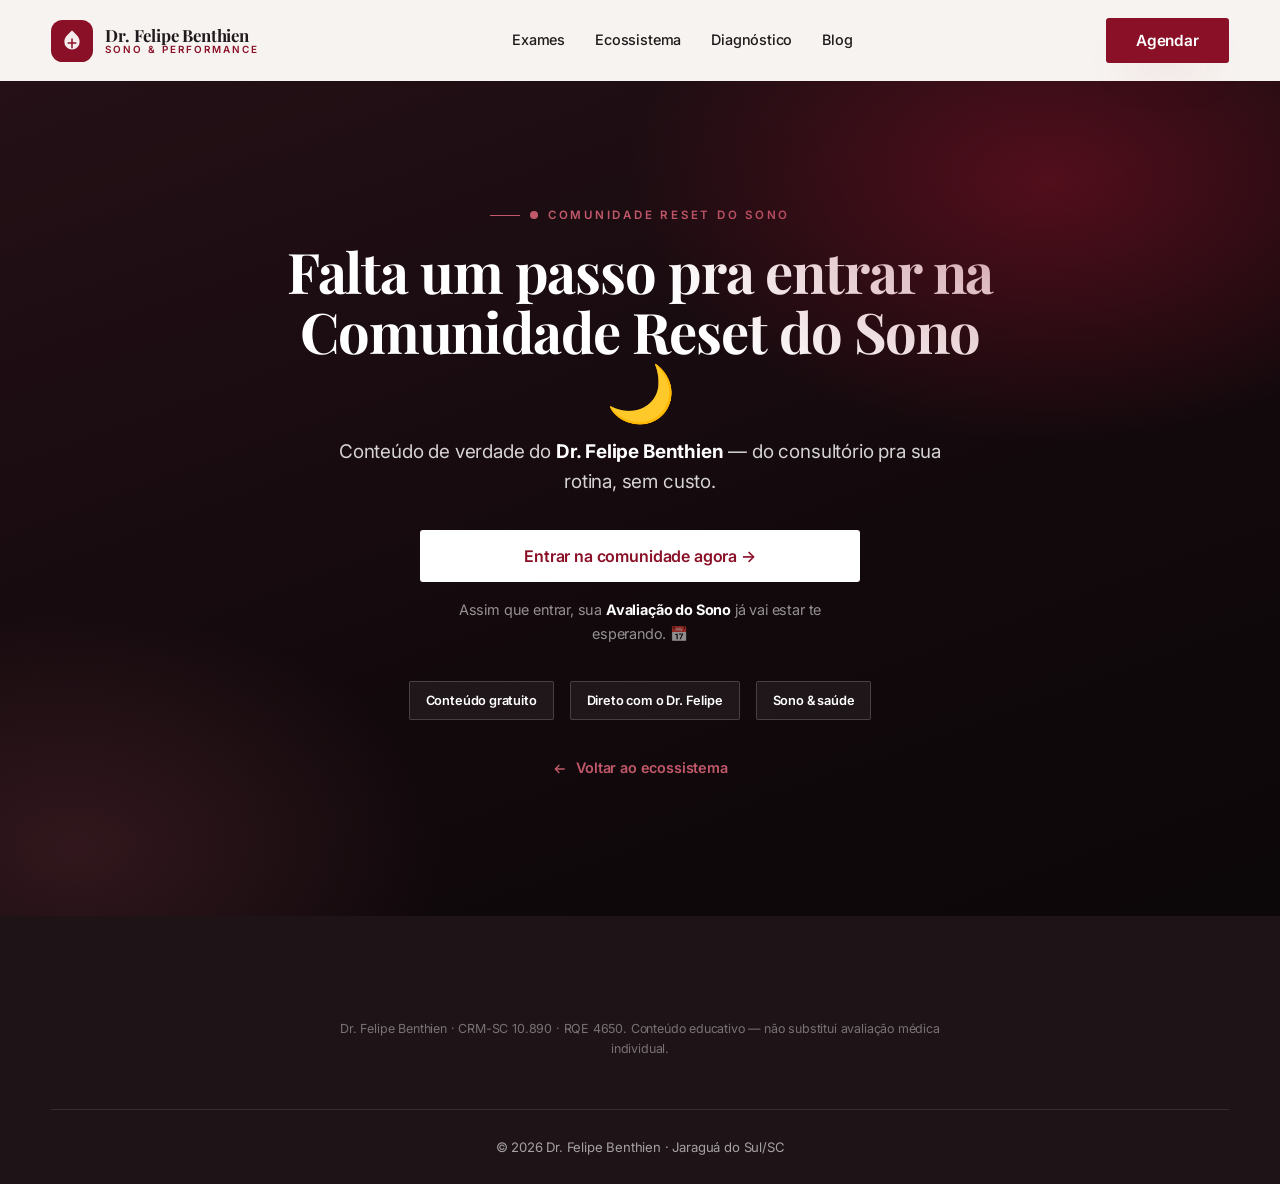
<file: comunidade.html>
<!DOCTYPE html>
<html lang="pt-BR">
<head>
  <meta charset="UTF-8" />
  <meta name="viewport" content="width=device-width, initial-scale=1.0, viewport-fit=cover" />
  <title>Comunidade Reset do Sono | Dr. Felipe Benthien</title>
  <meta name="description" content="Conteúdo de verdade sobre sono, de graça, com o Dr. Felipe Benthien. Entre na Comunidade Reset do Sono." />
  <meta name="robots" content="noindex, follow" />
  <link rel="preconnect" href="https://fonts.googleapis.com" />
  <link rel="preconnect" href="https://fonts.gstatic.com" crossorigin />
  <link href="https://fonts.googleapis.com/css2?family=Playfair+Display:ital,wght@0,500;0,600;0,700;0,800;1,400;1,500;1,600&family=Inter:wght@400;500;600;700&display=swap" rel="stylesheet" />
  <link rel="stylesheet" href="css/styles.css" />
</head>
<body>

  <header class="nav nav--solid" id="nav">
    <div class="container nav__inner">
      <a href="index.html" class="brand" aria-label="Dr. Felipe Benthien">
        <svg class="brand__mark" viewBox="0 0 44 44" fill="none"><rect width="44" height="44" rx="12" fill="#8a1027"/><path d="M22 11c-4 4-8 6.5-8 12a8 8 0 0 0 16 0c0-5.5-4-8-8-12Z" fill="#fff" opacity=".92"/><path d="M22 20v9M18 24h8" stroke="#8a1027" stroke-width="1.6" stroke-linecap="round"/></svg>
        <span class="brand__text"><span class="brand__name">Dr. Felipe Benthien</span><span class="brand__role">Sono &amp; Performance</span></span>
      </a>
      <nav class="nav__menu">
        <a class="nav__link" href="index.html#exames">Exames</a>
        <a class="nav__link" href="index.html#ecossistema">Ecossistema</a>
        <a class="nav__link" href="diagnostico-sono.html">Diagnóstico</a>
        <a class="nav__link" href="blog.html">Blog</a>
      </nav>
      <div class="nav__actions">
        <a class="btn btn-primary" href="https://wa.me/5547992474764" target="_blank" rel="noopener">Agendar</a>
        <button class="nav__toggle" aria-label="Menu"><span></span><span></span><span></span></button>
      </div>
    </div>
    <div class="nav__drawer">
      <a href="index.html#exames">Exames &amp; Consultas</a>
      <a href="diagnostico-sono.html">Diagnóstico do Sono</a>
      <a href="reset-7-noites.html">Reset em 7 Noites</a>
      <a href="curso.html">Método Reset do Sono</a>
      <a href="protocolo.html">Protocolo Reset do Sono</a>
      <a href="blog.html">Blog</a>
      <a class="btn btn-primary btn-block" href="https://wa.me/5547992474764" target="_blank" rel="noopener">Agendar pelo WhatsApp</a>
    </div>
  </header>

  <main class="phero psec" style="min-height:calc(100svh - 65px);display:flex;align-items:center;padding-block:clamp(48px,8vw,90px)">
    <div class="container">
      <div class="phero__grid--center" data-reveal>
        <span class="eyebrow"><span style="display:inline-block;width:8px;height:8px;border-radius:50%;background:var(--wine-soft)"></span> Comunidade Reset do Sono</span>
        <h1 style="margin-top:16px">Falta um passo pra entrar na Comunidade Reset do Sono 🌙</h1>
        <p class="phero__lede">Conteúdo de verdade do <strong style="color:#fff">Dr. Felipe Benthien</strong> — do consultório pra sua rotina, sem custo.</p>

        <div style="max-width:440px;margin:32px auto 0">
          <a class="btn btn-light btn-lg btn-block" href="https://wa.me/5547992474764" target="_blank" rel="noopener">Entrar na comunidade agora →</a>
          <p class="phero__note" style="margin-top:16px">Assim que entrar, sua <strong style="color:#fff">Avaliação do Sono</strong> já vai estar te esperando. 📅</p>
        </div>

        <div style="display:flex;gap:16px;justify-content:center;flex-wrap:wrap;margin-top:34px">
          <span class="chip" style="background:rgba(255,255,255,.06);border-color:rgba(255,255,255,.18);color:#fff">Conteúdo gratuito</span>
          <span class="chip" style="background:rgba(255,255,255,.06);border-color:rgba(255,255,255,.18);color:#fff">Direto com o Dr. Felipe</span>
          <span class="chip" style="background:rgba(255,255,255,.06);border-color:rgba(255,255,255,.18);color:#fff">Sono &amp; saúde</span>
        </div>

        <p style="margin-top:36px"><a class="pback" style="color:var(--wine-soft)" href="index.html#ecossistema"><svg viewBox="0 0 24 24" fill="none" stroke="currentColor" stroke-width="2"><path d="M19 12H5M11 18l-6-6 6-6"/></svg> Voltar ao ecossistema</a></p>
      </div>
    </div>
  </main>

  <footer class="footer">
    <div class="container">
      <p class="footer__disclaimer" style="text-align:center;max-width:640px;margin:0 auto">Dr. Felipe Benthien · CRM-SC 10.890 · RQE 4650. Conteúdo educativo — não substitui avaliação médica individual.</p>
      <div class="footer__bar" style="justify-content:center;margin-top:20px"><span>© <span id="year">2026</span> Dr. Felipe Benthien · Jaraguá do Sul/SC</span></div>
    </div>
  </footer>

  <script src="js/main.js"></script>
</body>
</html>
</file>
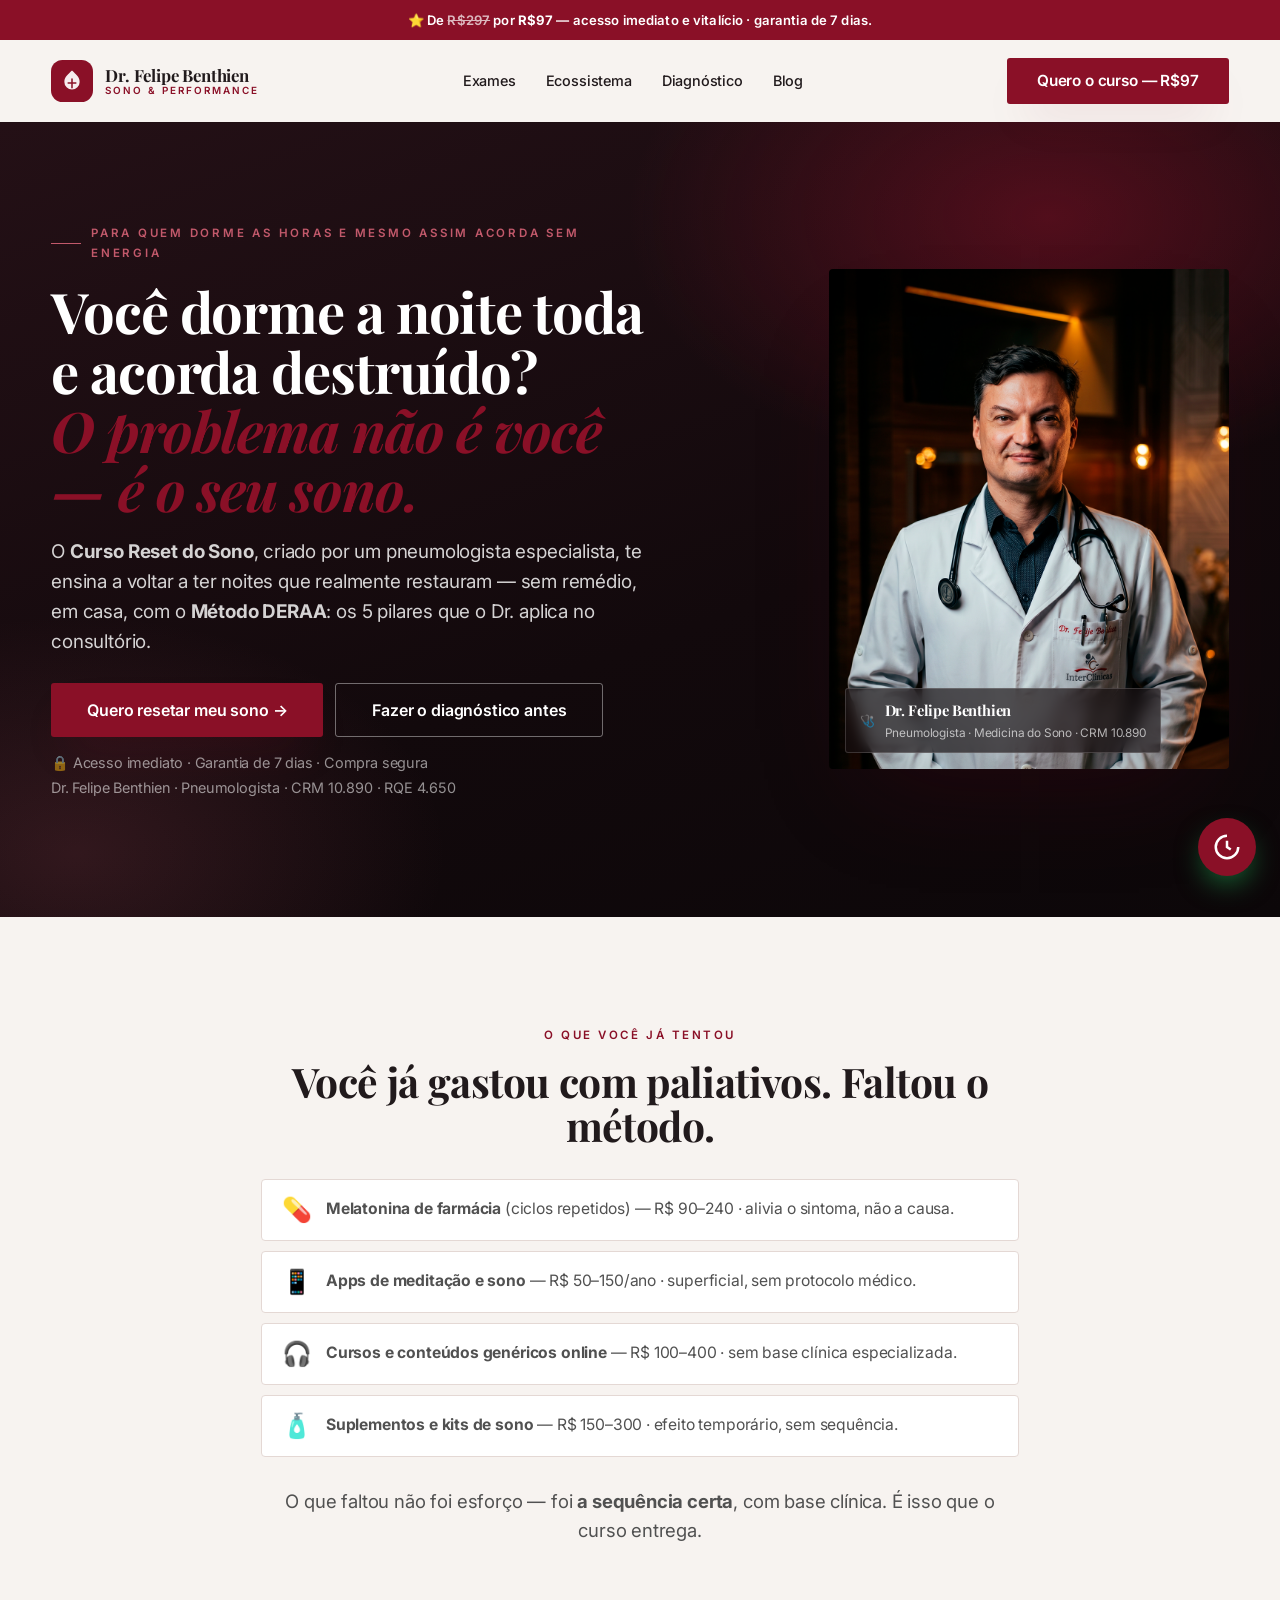
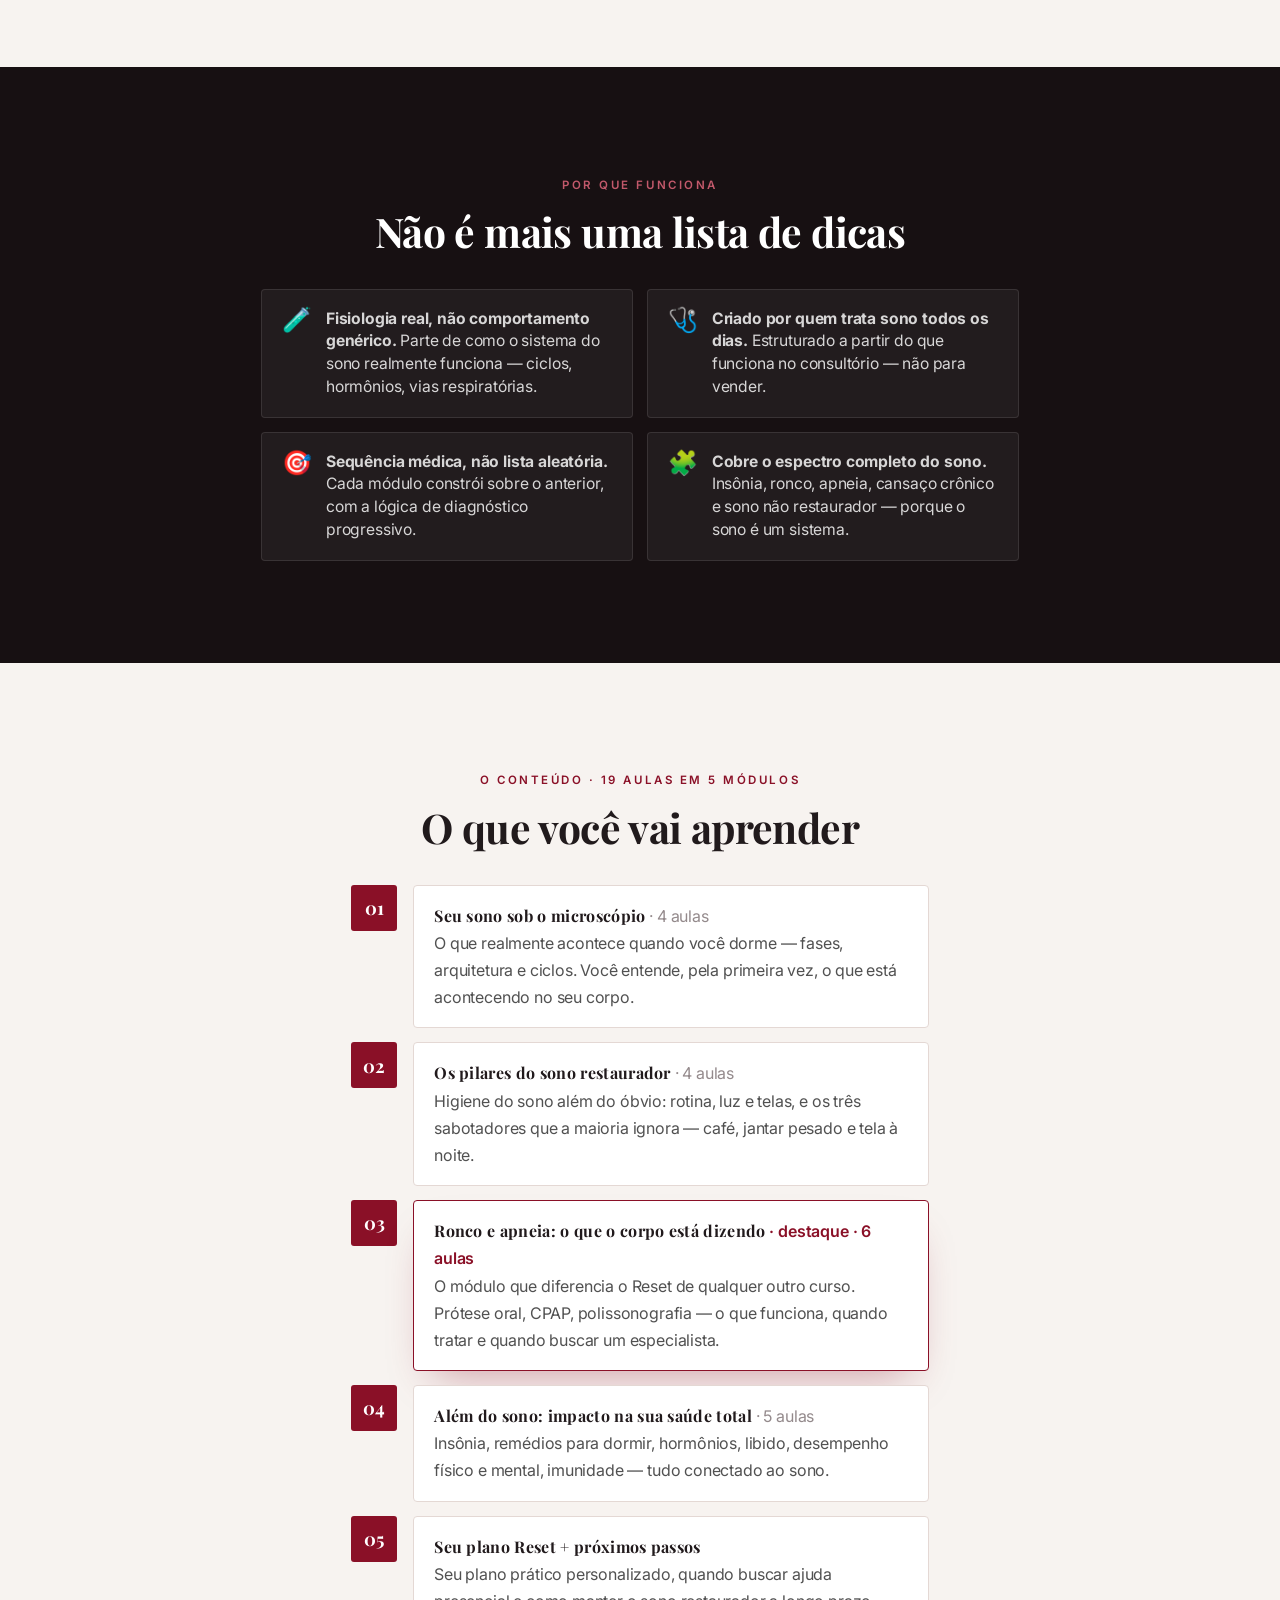
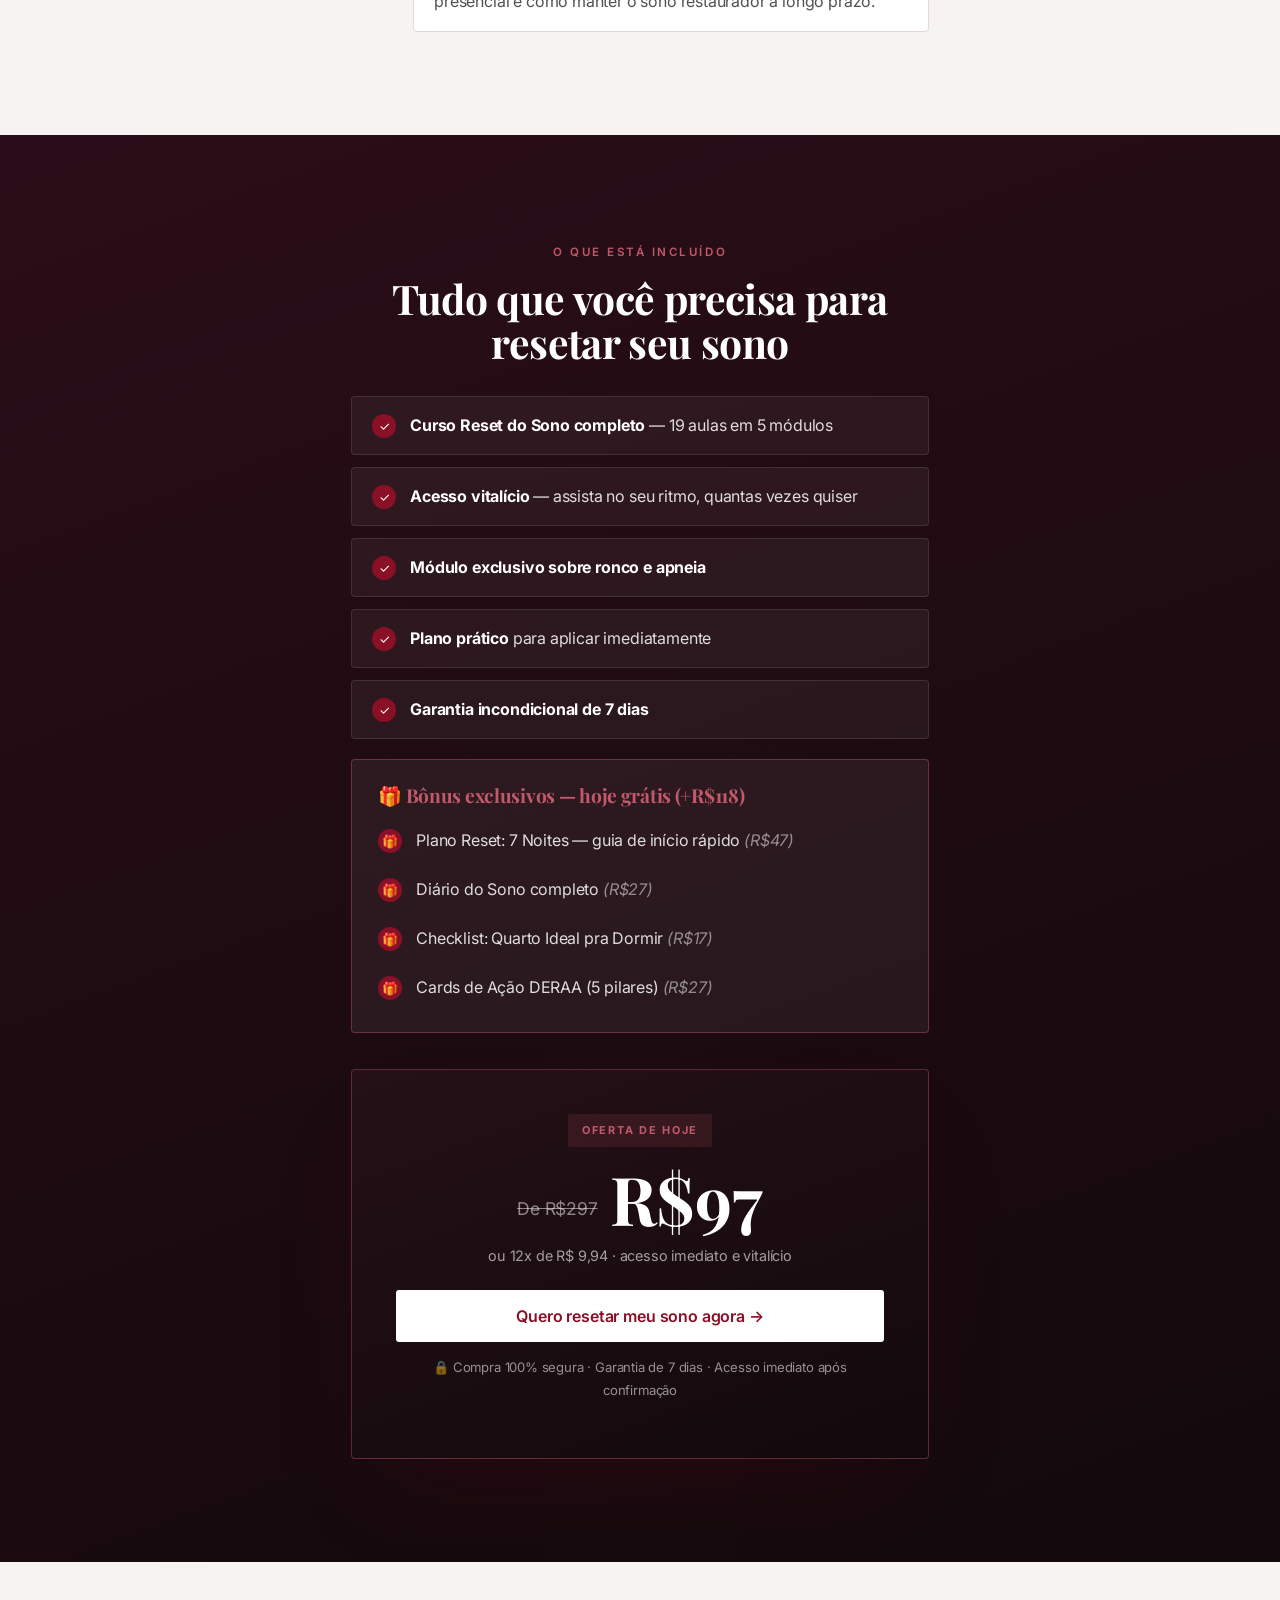
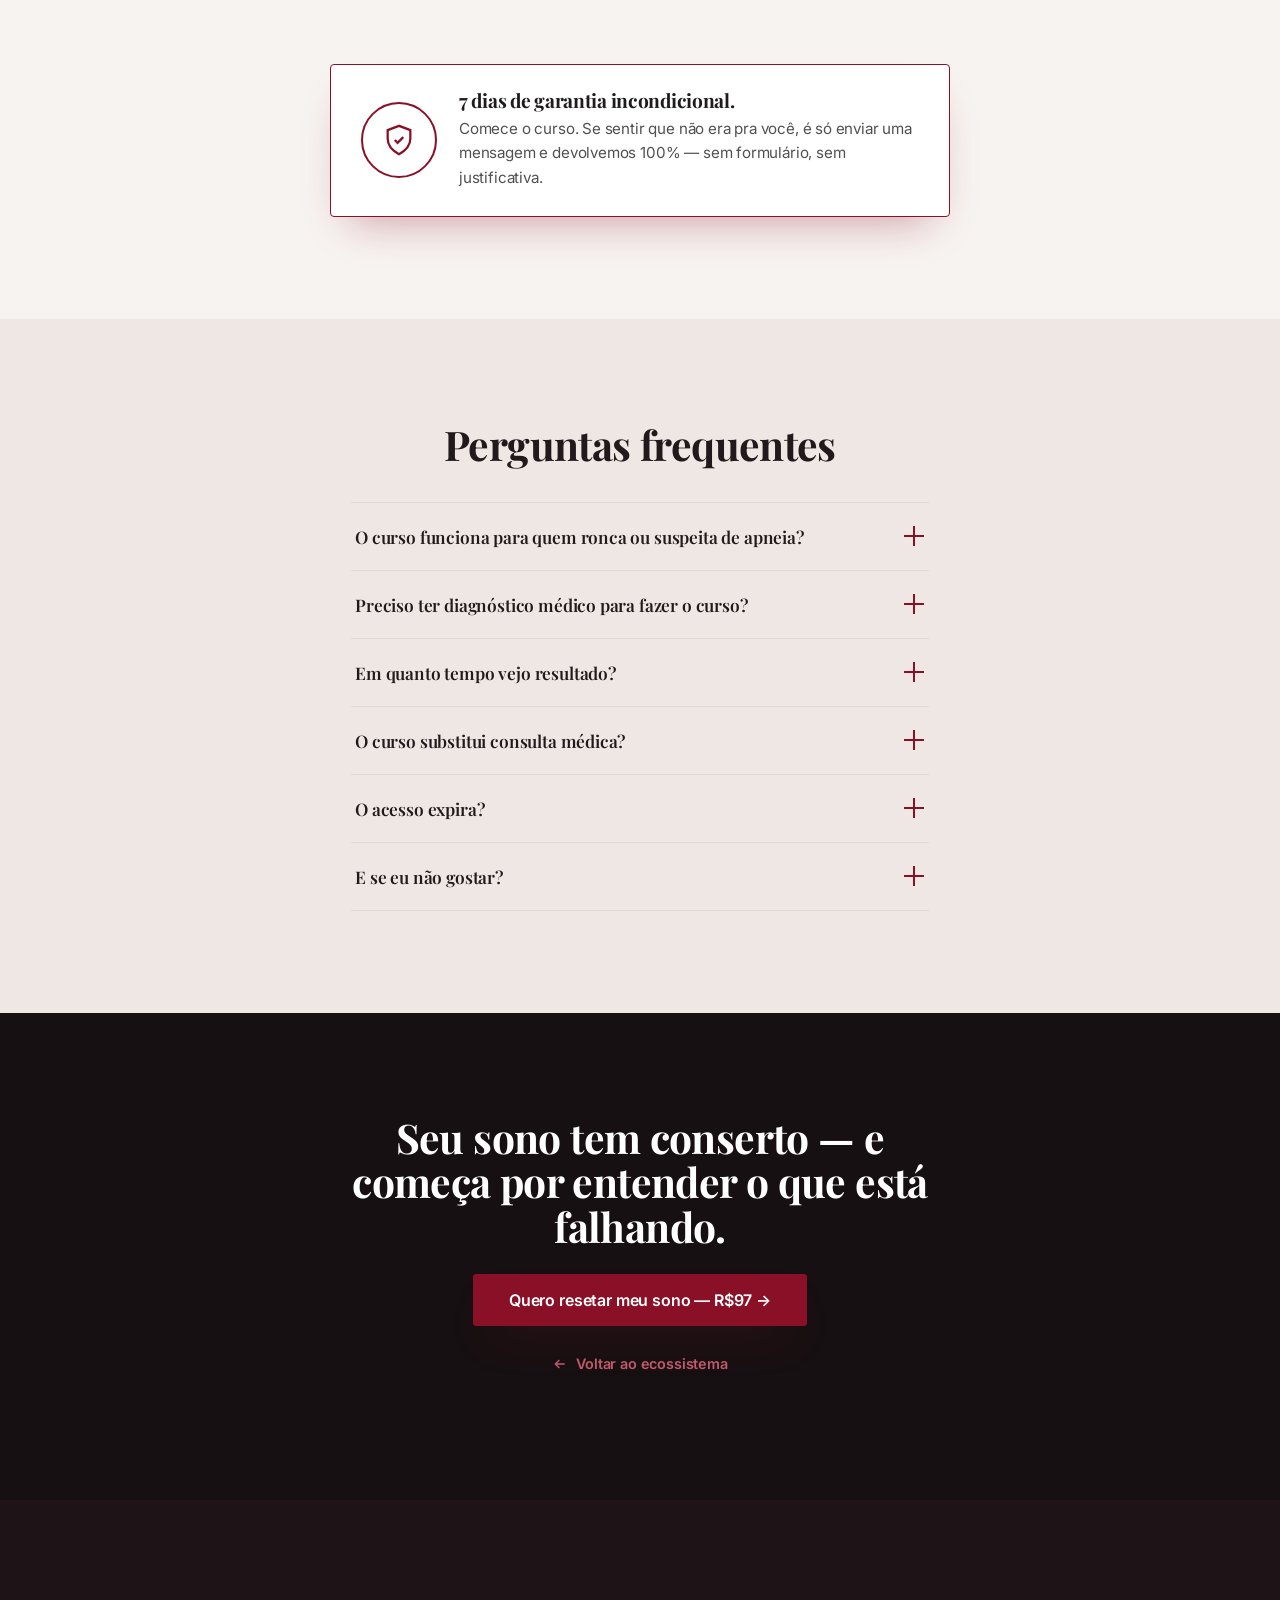
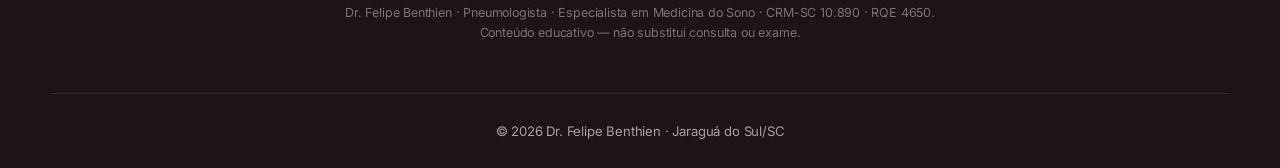
<file: curso.html>
<!DOCTYPE html>
<html lang="pt-BR">
<head>
  <meta charset="UTF-8" />
  <meta name="viewport" content="width=device-width, initial-scale=1.0, viewport-fit=cover" />
  <title>Curso Reset do Sono (Método DERAA) | Dr. Felipe Benthien</title>
  <meta name="description" content="Você acorda destruído mesmo dormindo horas suficientes? O Curso Reset do Sono, criado por um pneumologista especialista, te ensina a restaurar seu sono — sem remédio, com o Método DERAA. 19 aulas, acesso vitalício, garantia de 7 dias." />
  <meta property="og:title" content="Curso Reset do Sono | Dr. Felipe Benthien" />
  <meta property="og:type" content="website" />
  <link rel="preconnect" href="https://fonts.googleapis.com" />
  <link rel="preconnect" href="https://fonts.gstatic.com" crossorigin />
  <link href="https://fonts.googleapis.com/css2?family=Playfair+Display:ital,wght@0,500;0,600;0,700;0,800;1,400;1,500;1,600&family=Inter:wght@400;500;600;700&display=swap" rel="stylesheet" />
  <link rel="stylesheet" href="css/styles.css" />
</head>
<body>

  <div class="pbar">⭐ De <s style="opacity:.7">R$297</s> por <strong>R$97</strong> — acesso imediato e vitalício · garantia de 7 dias.</div>

  <header class="nav nav--solid" id="nav">
    <div class="container nav__inner">
      <a href="index.html" class="brand" aria-label="Dr. Felipe Benthien">
        <svg class="brand__mark" viewBox="0 0 44 44" fill="none"><rect width="44" height="44" rx="12" fill="#8a1027"/><path d="M22 11c-4 4-8 6.5-8 12a8 8 0 0 0 16 0c0-5.5-4-8-8-12Z" fill="#fff" opacity=".92"/><path d="M22 20v9M18 24h8" stroke="#8a1027" stroke-width="1.6" stroke-linecap="round"/></svg>
        <span class="brand__text"><span class="brand__name">Dr. Felipe Benthien</span><span class="brand__role">Sono &amp; Performance</span></span>
      </a>
      <nav class="nav__menu">
        <a class="nav__link" href="index.html#exames">Exames</a>
        <a class="nav__link" href="index.html#ecossistema">Ecossistema</a>
        <a class="nav__link" href="diagnostico-sono.html">Diagnóstico</a>
        <a class="nav__link" href="blog.html">Blog</a>
      </nav>
      <div class="nav__actions">
        <a class="btn btn-primary" href="https://pay.kirvano.com/8bbc66dd-c444-4c95-b761-2db8615758fd" target="_blank" rel="noopener">Quero o curso — R$97</a>
        <button class="nav__toggle" aria-label="Menu"><span></span><span></span><span></span></button>
      </div>
    </div>
    <div class="nav__drawer">
      <a href="index.html#exames">Exames &amp; Consultas</a>
      <a href="diagnostico-sono.html">Diagnóstico do Sono</a>
      <a href="reset-7-noites.html">Reset em 7 Noites</a>
      <a href="protocolo.html">Protocolo Reset do Sono</a>
      <a href="comunidade.html">Comunidade</a>
      <a href="blog.html">Blog</a>
      <a class="btn btn-primary btn-block" href="https://pay.kirvano.com/8bbc66dd-c444-4c95-b761-2db8615758fd" target="_blank" rel="noopener">Quero resetar meu sono — R$97</a>
    </div>
  </header>

  <main>
    <!-- HERO -->
    <section class="phero psec">
      <div class="container">
        <div class="phero__grid">
          <div data-reveal>
            <span class="eyebrow">Para quem dorme as horas e mesmo assim acorda sem energia</span>
            <h1>Você dorme a noite toda e acorda destruído? <span class="grifo" data-grifo>O problema não é você — é o seu sono.<i class="grifo-cap grifo-cap--l"></i><i class="grifo-cap grifo-cap--r"></i></span></h1>
            <p class="phero__lede">O <strong>Curso Reset do Sono</strong>, criado por um pneumologista especialista, te ensina a voltar a ter noites que realmente restauram — sem remédio, em casa, com o <strong>Método DERAA</strong>: os 5 pilares que o Dr. aplica no consultório.</p>
            <div class="phero__cta">
              <a class="btn btn-primary btn-lg" href="https://pay.kirvano.com/8bbc66dd-c444-4c95-b761-2db8615758fd" target="_blank" rel="noopener">Quero resetar meu sono →</a>
              <a class="btn btn-outline-light btn-lg" href="diagnostico-sono.html">Fazer o diagnóstico antes</a>
            </div>
            <p class="phero__note">🔒 Acesso imediato · Garantia de 7 dias · Compra segura<br>Dr. Felipe Benthien · Pneumologista · CRM 10.890 · RQE 4.650</p>
          </div>
          <div class="phero__portrait" data-reveal data-reveal-delay="1">
            <img src="assets/fotos/Foto1.png" alt="Dr. Felipe Benthien — pneumologista, especialista em Medicina do Sono" />
            <div class="phero__tag"><span>🩺</span><span><b>Dr. Felipe Benthien</b><span>Pneumologista · Medicina do Sono · CRM 10.890</span></span></div>
          </div>
        </div>
      </div>
    </section>

    <!-- O QUE VOCÊ JÁ TENTOU -->
    <section class="psec psec--paper">
      <div class="pwrap">
        <div class="pcenter" data-reveal>
          <span class="peyebrow">O que você já tentou</span>
          <h2 class="ph2" style="margin-top:12px">Você já gastou com paliativos. Faltou o método.</h2>
        </div>
        <div class="checklist" style="margin-top:32px">
          <div style="display:flex;flex-direction:column;gap:10px">
            <div class="pain" data-reveal><span class="pain__i">💊</span><p><strong>Melatonina de farmácia</strong> (ciclos repetidos) — R$ 90–240 · alivia o sintoma, não a causa.</p></div>
            <div class="pain" data-reveal><span class="pain__i">📱</span><p><strong>Apps de meditação e sono</strong> — R$ 50–150/ano · superficial, sem protocolo médico.</p></div>
            <div class="pain" data-reveal><span class="pain__i">🎧</span><p><strong>Cursos e conteúdos genéricos online</strong> — R$ 100–400 · sem base clínica especializada.</p></div>
            <div class="pain" data-reveal><span class="pain__i">🧴</span><p><strong>Suplementos e kits de sono</strong> — R$ 150–300 · efeito temporário, sem sequência.</p></div>
          </div>
        </div>
        <p class="plead pcenter" style="margin-top:30px" data-reveal>O que faltou não foi esforço — foi <strong>a sequência certa</strong>, com base clínica. É isso que o curso entrega.</p>
      </div>
    </section>

    <!-- POR QUE FUNCIONA -->
    <section class="psec psec--dark">
      <div class="pwrap">
        <div class="pcenter" data-reveal>
          <span class="peyebrow">Por que funciona</span>
          <h2 class="ph2" style="margin-top:12px">Não é mais uma lista de dicas</h2>
        </div>
        <div class="pain-grid" style="margin-top:36px">
          <div class="pain" data-reveal><span class="pain__i">🧪</span><p><strong>Fisiologia real, não comportamento genérico.</strong> Parte de como o sistema do sono realmente funciona — ciclos, hormônios, vias respiratórias.</p></div>
          <div class="pain" data-reveal><span class="pain__i">🩺</span><p><strong>Criado por quem trata sono todos os dias.</strong> Estruturado a partir do que funciona no consultório — não para vender.</p></div>
          <div class="pain" data-reveal><span class="pain__i">🎯</span><p><strong>Sequência médica, não lista aleatória.</strong> Cada módulo constrói sobre o anterior, com a lógica de diagnóstico progressivo.</p></div>
          <div class="pain" data-reveal><span class="pain__i">🧩</span><p><strong>Cobre o espectro completo do sono.</strong> Insônia, ronco, apneia, cansaço crônico e sono não restaurador — porque o sono é um sistema.</p></div>
        </div>
      </div>
    </section>

    <!-- O QUE VOCÊ VAI APRENDER -->
    <section class="psec psec--paper">
      <div class="pwrap pwrap--narrow">
        <div class="pcenter" data-reveal>
          <span class="peyebrow">O conteúdo · 19 aulas em 5 módulos</span>
          <h2 class="ph2" style="margin-top:12px">O que você vai aprender</h2>
        </div>
        <div class="steps">
          <div class="step" data-reveal><span class="step__n">01</span><div class="step__c"><b>Seu sono sob o microscópio</b> <span style="color:var(--muted)">· 4 aulas</span><br><span>O que realmente acontece quando você dorme — fases, arquitetura e ciclos. Você entende, pela primeira vez, o que está acontecendo no seu corpo.</span></div></div>
          <div class="step" data-reveal><span class="step__n">02</span><div class="step__c"><b>Os pilares do sono restaurador</b> <span style="color:var(--muted)">· 4 aulas</span><br><span>Higiene do sono além do óbvio: rotina, luz e telas, e os três sabotadores que a maioria ignora — café, jantar pesado e tela à noite.</span></div></div>
          <div class="step" data-reveal><span class="step__n">03</span><div class="step__c" style="border-color:var(--wine);box-shadow:var(--shadow-wine)"><b>Ronco e apneia: o que o corpo está dizendo</b> <span style="color:var(--wine);font-weight:600">· destaque · 6 aulas</span><br><span>O módulo que diferencia o Reset de qualquer outro curso. Prótese oral, CPAP, polissonografia — o que funciona, quando tratar e quando buscar um especialista.</span></div></div>
          <div class="step" data-reveal><span class="step__n">04</span><div class="step__c"><b>Além do sono: impacto na sua saúde total</b> <span style="color:var(--muted)">· 5 aulas</span><br><span>Insônia, remédios para dormir, hormônios, libido, desempenho físico e mental, imunidade — tudo conectado ao sono.</span></div></div>
          <div class="step" data-reveal><span class="step__n">05</span><div class="step__c"><b>Seu plano Reset + próximos passos</b><br><span>Seu plano prático personalizado, quando buscar ajuda presencial e como manter o sono restaurador a longo prazo.</span></div></div>
        </div>
      </div>
    </section>

    <!-- OFERTA -->
    <section class="psec psec--wine" id="oferta">
      <div class="pwrap pwrap--narrow">
        <div class="pcenter" data-reveal>
          <span class="peyebrow">O que está incluído</span>
          <h2 class="ph2" style="margin-top:12px">Tudo que você precisa para resetar seu sono</h2>
        </div>
        <ul class="checklist" data-reveal>
          <li><span class="ck">✓</span><span><strong>Curso Reset do Sono completo</strong> — 19 aulas em 5 módulos</span></li>
          <li><span class="ck">✓</span><span><strong>Acesso vitalício</strong> — assista no seu ritmo, quantas vezes quiser</span></li>
          <li><span class="ck">✓</span><span><strong>Módulo exclusivo sobre ronco e apneia</strong></span></li>
          <li><span class="ck">✓</span><span><strong>Plano prático</strong> para aplicar imediatamente</span></li>
          <li><span class="ck">✓</span><span><strong>Garantia incondicional de 7 dias</strong></span></li>
        </ul>

        <div class="dcard" style="margin-top:20px;background:rgba(255,255,255,.06);border-color:rgba(194,89,107,.4)" data-reveal>
          <h3 style="color:var(--wine-soft)">🎁 Bônus exclusivos — hoje grátis (+R$118)</h3>
          <ul class="checklist" style="margin-top:16px">
            <li style="background:transparent;border:none;padding:6px 0"><span class="ck">🎁</span><span>Plano Reset: 7 Noites — guia de início rápido <em style="color:rgba(255,255,255,.5)">(R$47)</em></span></li>
            <li style="background:transparent;border:none;padding:6px 0"><span class="ck">🎁</span><span>Diário do Sono completo <em style="color:rgba(255,255,255,.5)">(R$27)</em></span></li>
            <li style="background:transparent;border:none;padding:6px 0"><span class="ck">🎁</span><span>Checklist: Quarto Ideal pra Dormir <em style="color:rgba(255,255,255,.5)">(R$17)</em></span></li>
            <li style="background:transparent;border:none;padding:6px 0"><span class="ck">🎁</span><span>Cards de Ação DERAA (5 pilares) <em style="color:rgba(255,255,255,.5)">(R$27)</em></span></li>
          </ul>
        </div>

        <div class="offer" data-reveal>
          <span class="offer__tag">Oferta de hoje</span>
          <div class="offer__price"><span class="offer__old">De R$297</span><span class="offer__now">R$97</span></div>
          <p class="offer__sub">ou 12x de R$ 9,94 · acesso imediato e vitalício</p>
          <a class="btn btn-light btn-lg" href="https://pay.kirvano.com/8bbc66dd-c444-4c95-b761-2db8615758fd" target="_blank" rel="noopener">Quero resetar meu sono agora →</a>
          <p class="offer__fine">🔒 Compra 100% segura · Garantia de 7 dias · Acesso imediato após confirmação</p>
        </div>
      </div>
    </section>

    <!-- GARANTIA -->
    <section class="psec psec--paper">
      <div class="pwrap">
        <div class="guarantee" data-reveal>
          <span class="guarantee__i"><svg viewBox="0 0 24 24" width="34" height="34" fill="none" stroke="currentColor" stroke-width="1.6"><path d="M12 2 4 5v6c0 5 3.4 8.6 8 11 4.6-2.4 8-6 8-11V5l-8-3Z"/><path d="m9 12 2 2 4-4"/></svg></span>
          <div>
            <h3>7 dias de garantia incondicional.</h3>
            <p>Comece o curso. Se sentir que não era pra você, é só enviar uma mensagem e devolvemos 100% — sem formulário, sem justificativa.</p>
          </div>
        </div>
      </div>
    </section>

    <!-- FAQ -->
    <section class="psec psec--paper2">
      <div class="pwrap pwrap--narrow">
        <h2 class="ph2 pcenter" data-reveal>Perguntas frequentes</h2>
        <div class="pfaq" data-reveal>
          <div class="faq-item"><button class="faq-item__q">O curso funciona para quem ronca ou suspeita de apneia? <span class="plus"></span></button><div class="faq-item__a"><p>O curso tem um módulo dedicado a ronco e apneia — para você entender o que está acontecendo e o que realmente funciona. Mas ronco e apneia exigem avaliação presencial e, muitas vezes, exame (polissonografia). O curso te prepara para reconhecer os sinais e buscar a avaliação certa — ele não substitui o diagnóstico.</p></div></div>
          <div class="faq-item"><button class="faq-item__q">Preciso ter diagnóstico médico para fazer o curso? <span class="plus"></span></button><div class="faq-item__a"><p>Não. O curso é educativo e pode ser feito por qualquer adulto que queira melhorar o sono. Se houver suspeita de um distúrbio, como apneia, o próprio conteúdo te orienta a procurar avaliação.</p></div></div>
          <div class="faq-item"><button class="faq-item__q">Em quanto tempo vejo resultado? <span class="plus"></span></button><div class="faq-item__a"><p>Muitos alunos relatam dormir melhor já na primeira semana de aplicação. O sono é individual — o protocolo te dá a sequência para construir noites mais restauradoras no seu ritmo.</p></div></div>
          <div class="faq-item"><button class="faq-item__q">O curso substitui consulta médica? <span class="plus"></span></button><div class="faq-item__a"><p>Não. O Reset do Sono é educação e suporte — ensina o método que o Dr. Felipe aplica no consultório. Ele não substitui consulta, avaliação ou exame. Quando o seu caso exigir acompanhamento presencial, o curso te ajuda a perceber isso.</p></div></div>
          <div class="faq-item"><button class="faq-item__q">O acesso expira? <span class="plus"></span></button><div class="faq-item__a"><p>Não. O acesso é vitalício — assista no seu ritmo, quantas vezes quiser.</p></div></div>
          <div class="faq-item"><button class="faq-item__q">E se eu não gostar? <span class="plus"></span></button><div class="faq-item__a"><p>Você tem 7 dias de garantia incondicional. Se sentir que não era pra você, é só enviar uma mensagem e devolvemos 100% — sem formulário, sem justificativa.</p></div></div>
        </div>
      </div>
    </section>

    <!-- FECHAMENTO -->
    <section class="psec psec--dark">
      <div class="pwrap pwrap--narrow pcenter pbody">
        <h2 class="ph2" data-reveal>Seu sono tem conserto — e começa por entender o que está falhando.</h2>
        <div class="phero__cta" style="justify-content:center;margin-top:26px" data-reveal>
          <a class="btn btn-primary btn-lg" href="https://pay.kirvano.com/8bbc66dd-c444-4c95-b761-2db8615758fd" target="_blank" rel="noopener">Quero resetar meu sono — R$97 →</a>
        </div>
        <p style="margin-top:26px"><a class="pback" style="color:var(--wine-soft)" href="index.html#ecossistema"><svg viewBox="0 0 24 24" fill="none" stroke="currentColor" stroke-width="2"><path d="M19 12H5M11 18l-6-6 6-6"/></svg> Voltar ao ecossistema</a></p>
      </div>
    </section>
  </main>

  <footer class="footer">
    <div class="container">
      <p class="footer__disclaimer" style="text-align:center;max-width:640px;margin:0 auto">Dr. Felipe Benthien · Pneumologista · Especialista em Medicina do Sono · CRM-SC 10.890 · RQE 4650. Conteúdo educativo — não substitui consulta ou exame.</p>
      <div class="footer__bar" style="justify-content:center;margin-top:20px"><span>© <span id="year">2026</span> Dr. Felipe Benthien · Jaraguá do Sul/SC</span></div>
    </div>
  </footer>

  <a class="wa-float" href="https://pay.kirvano.com/8bbc66dd-c444-4c95-b761-2db8615758fd" target="_blank" rel="noopener" aria-label="Quero o curso" style="background:var(--wine)">
    <svg viewBox="0 0 24 24" fill="none" stroke="#fff" stroke-width="2"><path d="M12 3a9 9 0 1 0 9 9"/><path d="M12 7v5l3 2"/></svg>
  </a>

  <script src="js/main.js"></script>
</body>
</html>
</file>
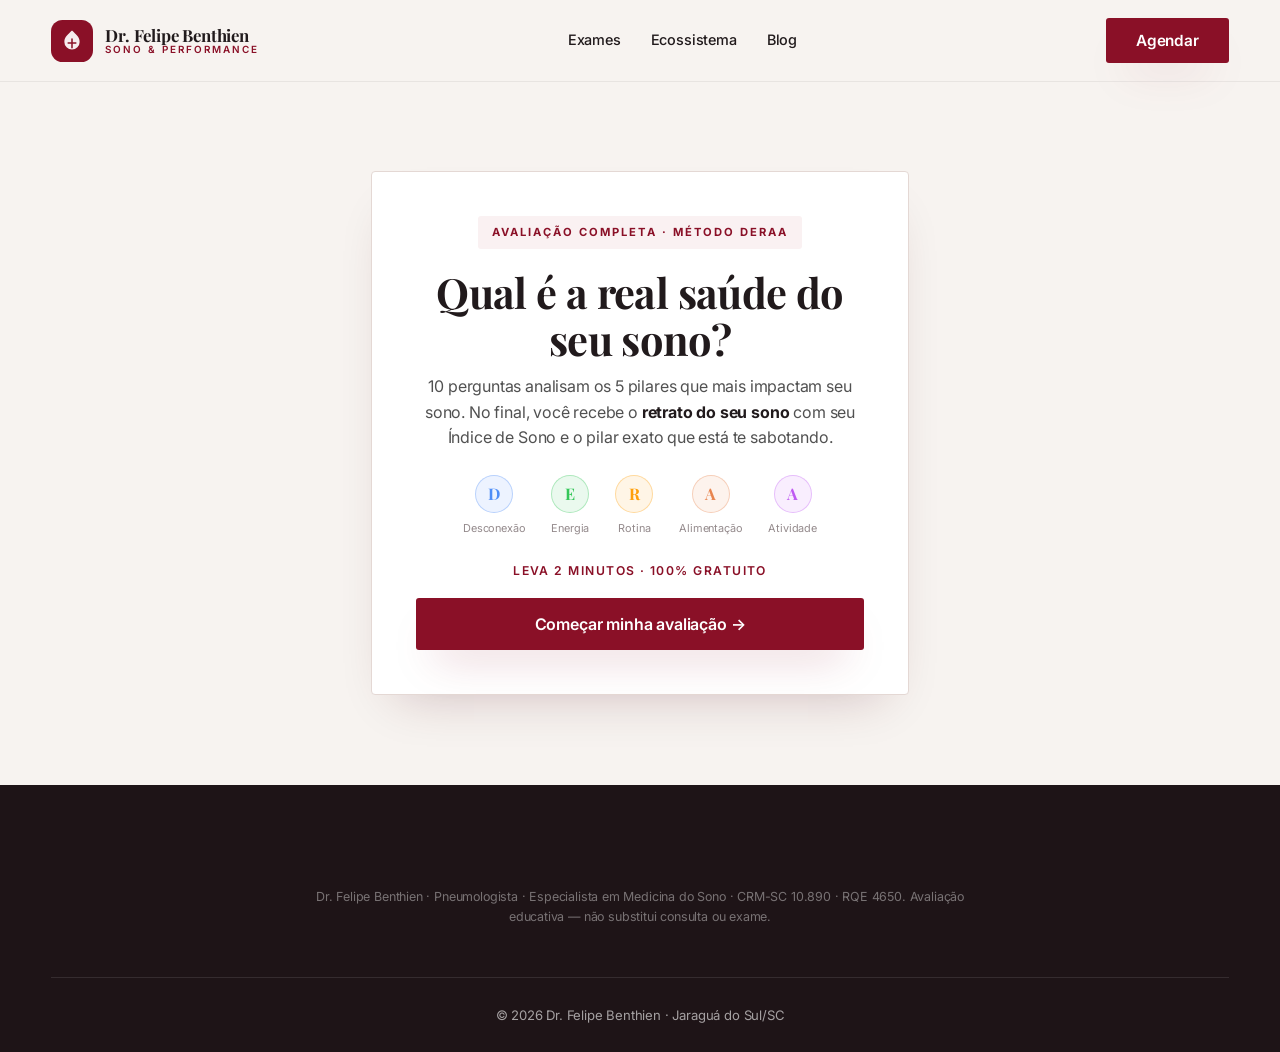
<file: diagnostico-sono.html>
<!DOCTYPE html>
<html lang="pt-BR">
<head>
  <meta charset="UTF-8" />
  <meta name="viewport" content="width=device-width, initial-scale=1.0, viewport-fit=cover" />
  <title>Diagnóstico da Saúde do Sono | Método DERAA — Dr. Felipe Benthien</title>
  <meta name="description" content="Em 2 minutos, descubra seu Índice de Sono e veja no retrato do seu sono qual dos 5 pilares está sabotando suas noites. Avaliação gratuita do Dr. Felipe Benthien." />
  <meta name="robots" content="noindex, follow" />
  <link rel="preconnect" href="https://fonts.googleapis.com" />
  <link rel="preconnect" href="https://fonts.gstatic.com" crossorigin />
  <link href="https://fonts.googleapis.com/css2?family=Playfair+Display:ital,wght@0,500;0,600;0,700;0,800;1,400;1,500;1,600&family=Inter:wght@400;500;600;700&display=swap" rel="stylesheet" />
  <link rel="stylesheet" href="css/styles.css" />
</head>
<body>

  <header class="nav nav--solid" id="nav">
    <div class="container nav__inner">
      <a href="index.html" class="brand" aria-label="Dr. Felipe Benthien">
        <svg class="brand__mark" viewBox="0 0 44 44" fill="none"><rect width="44" height="44" rx="12" fill="#8a1027"/><path d="M22 11c-4 4-8 6.5-8 12a8 8 0 0 0 16 0c0-5.5-4-8-8-12Z" fill="#fff" opacity=".92"/><path d="M22 20v9M18 24h8" stroke="#8a1027" stroke-width="1.6" stroke-linecap="round"/></svg>
        <span class="brand__text"><span class="brand__name">Dr. Felipe Benthien</span><span class="brand__role">Sono &amp; Performance</span></span>
      </a>
      <nav class="nav__menu">
        <a class="nav__link" href="index.html#exames">Exames</a>
        <a class="nav__link" href="index.html#ecossistema">Ecossistema</a>
        <a class="nav__link" href="blog.html">Blog</a>
      </nav>
      <div class="nav__actions">
        <a class="btn btn-primary" href="https://wa.me/5547992474764" target="_blank" rel="noopener">Agendar</a>
        <button class="nav__toggle" aria-label="Menu"><span></span><span></span><span></span></button>
      </div>
    </div>
    <div class="nav__drawer">
      <a href="index.html#exames">Exames &amp; Consultas</a>
      <a href="reset-7-noites.html">Reset em 7 Noites</a>
      <a href="curso.html">Método Reset do Sono</a>
      <a href="protocolo.html">Protocolo Reset do Sono</a>
      <a href="comunidade.html">Comunidade</a>
      <a href="blog.html">Blog</a>
      <a class="btn btn-primary btn-block" href="https://wa.me/5547992474764" target="_blank" rel="noopener">Agendar pelo WhatsApp</a>
    </div>
  </header>

  <main class="section" style="padding-block:clamp(48px,7vw,90px)">
    <div id="quizRoot"><!-- quiz renderizado por JS --></div>
  </main>

  <footer class="footer">
    <div class="container">
      <p class="footer__disclaimer" style="text-align:center;max-width:680px;margin:0 auto">Dr. Felipe Benthien · Pneumologista · Especialista em Medicina do Sono · CRM-SC 10.890 · RQE 4650. Avaliação educativa — não substitui consulta ou exame.</p>
      <div class="footer__bar" style="justify-content:center;margin-top:20px">
        <span>© <span id="year">2026</span> Dr. Felipe Benthien · Jaraguá do Sul/SC</span>
      </div>
    </div>
  </footer>

  <script src="js/quiz-sono.js"></script>
  <script src="js/main.js"></script>
</body>
</html>
</file>
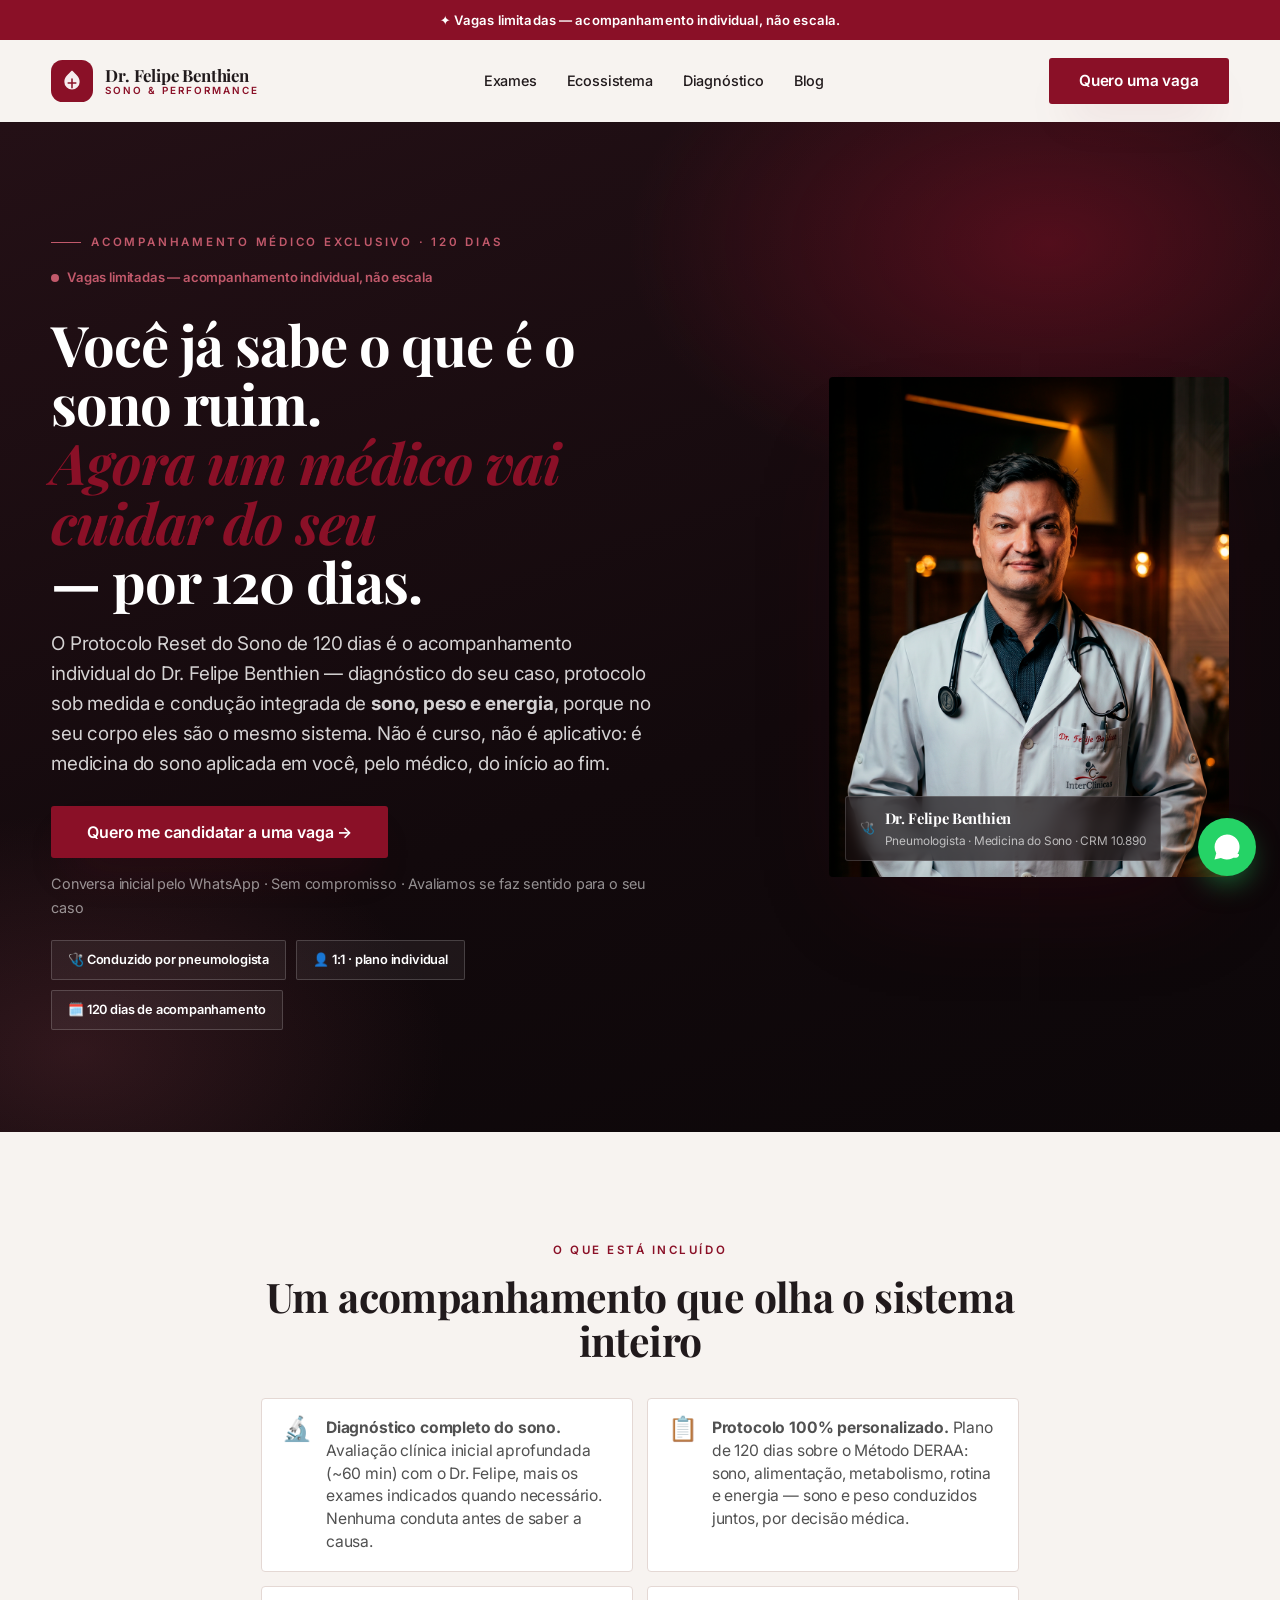
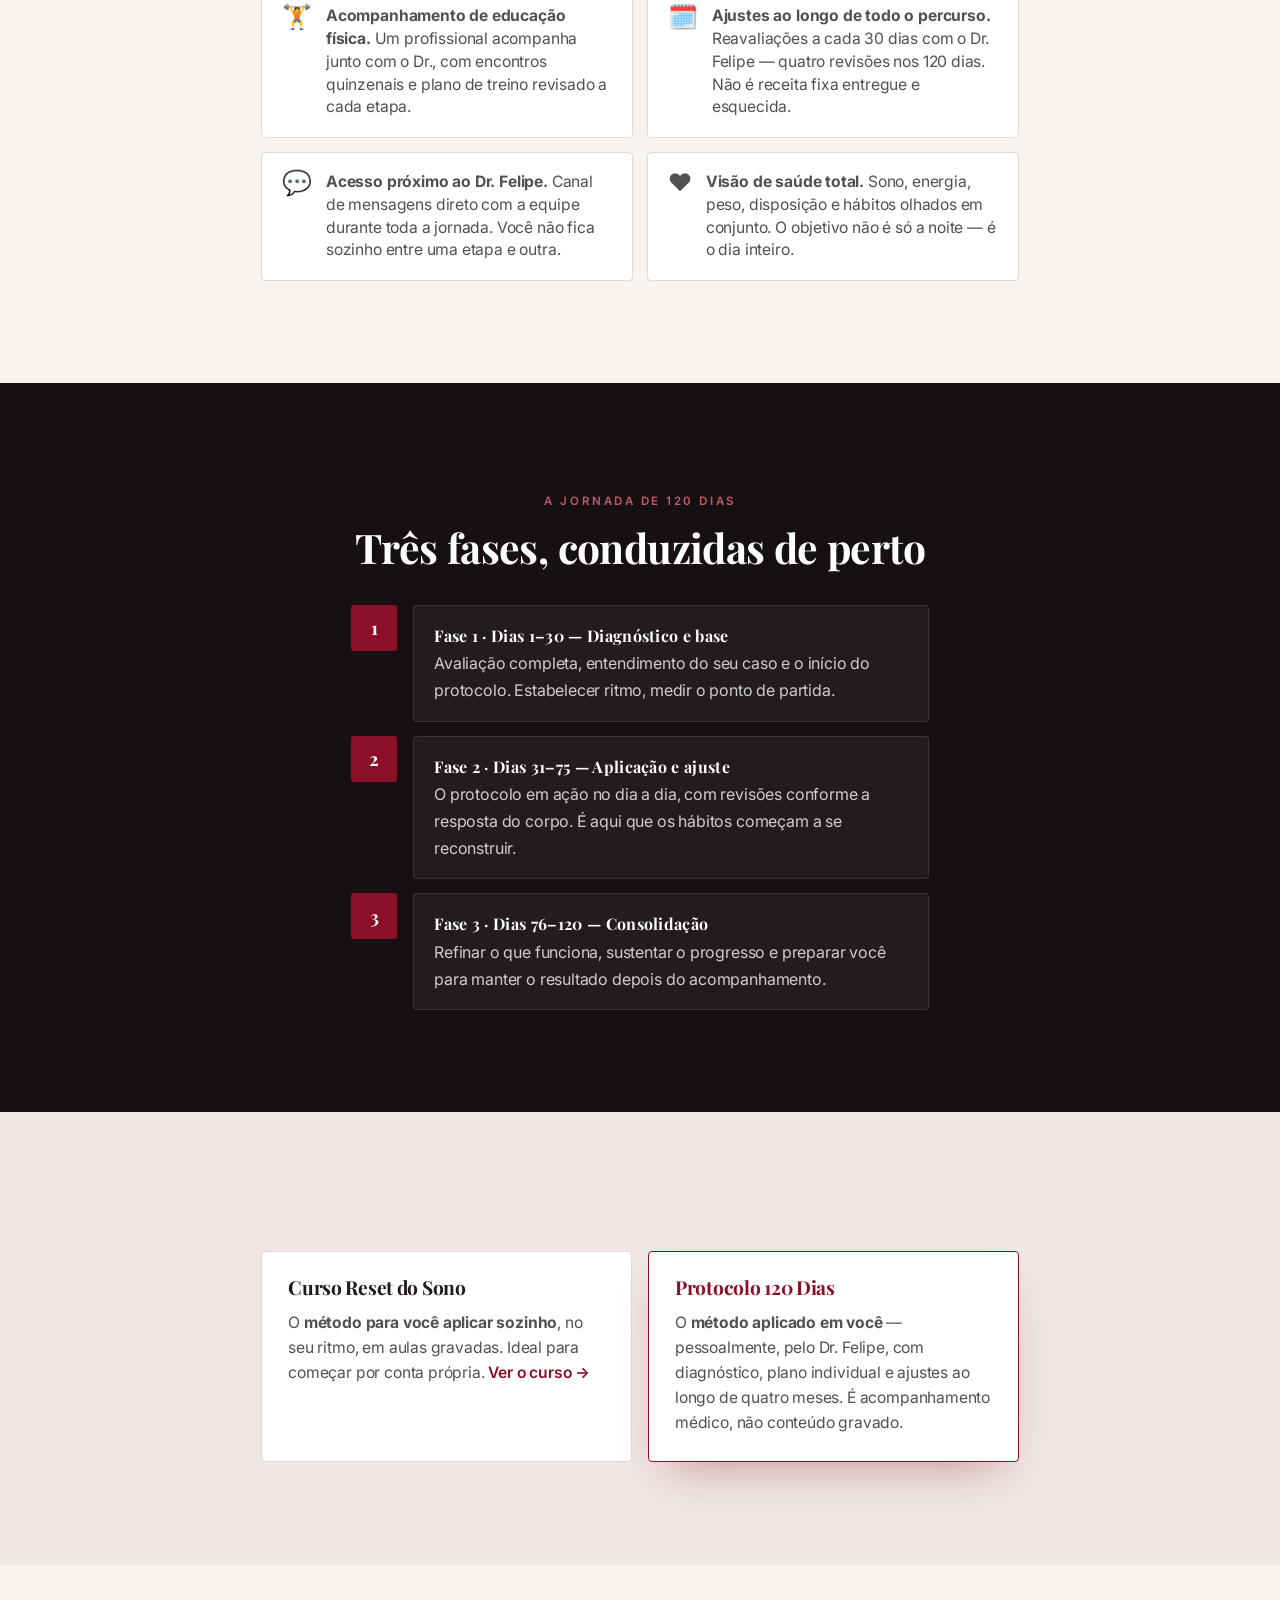
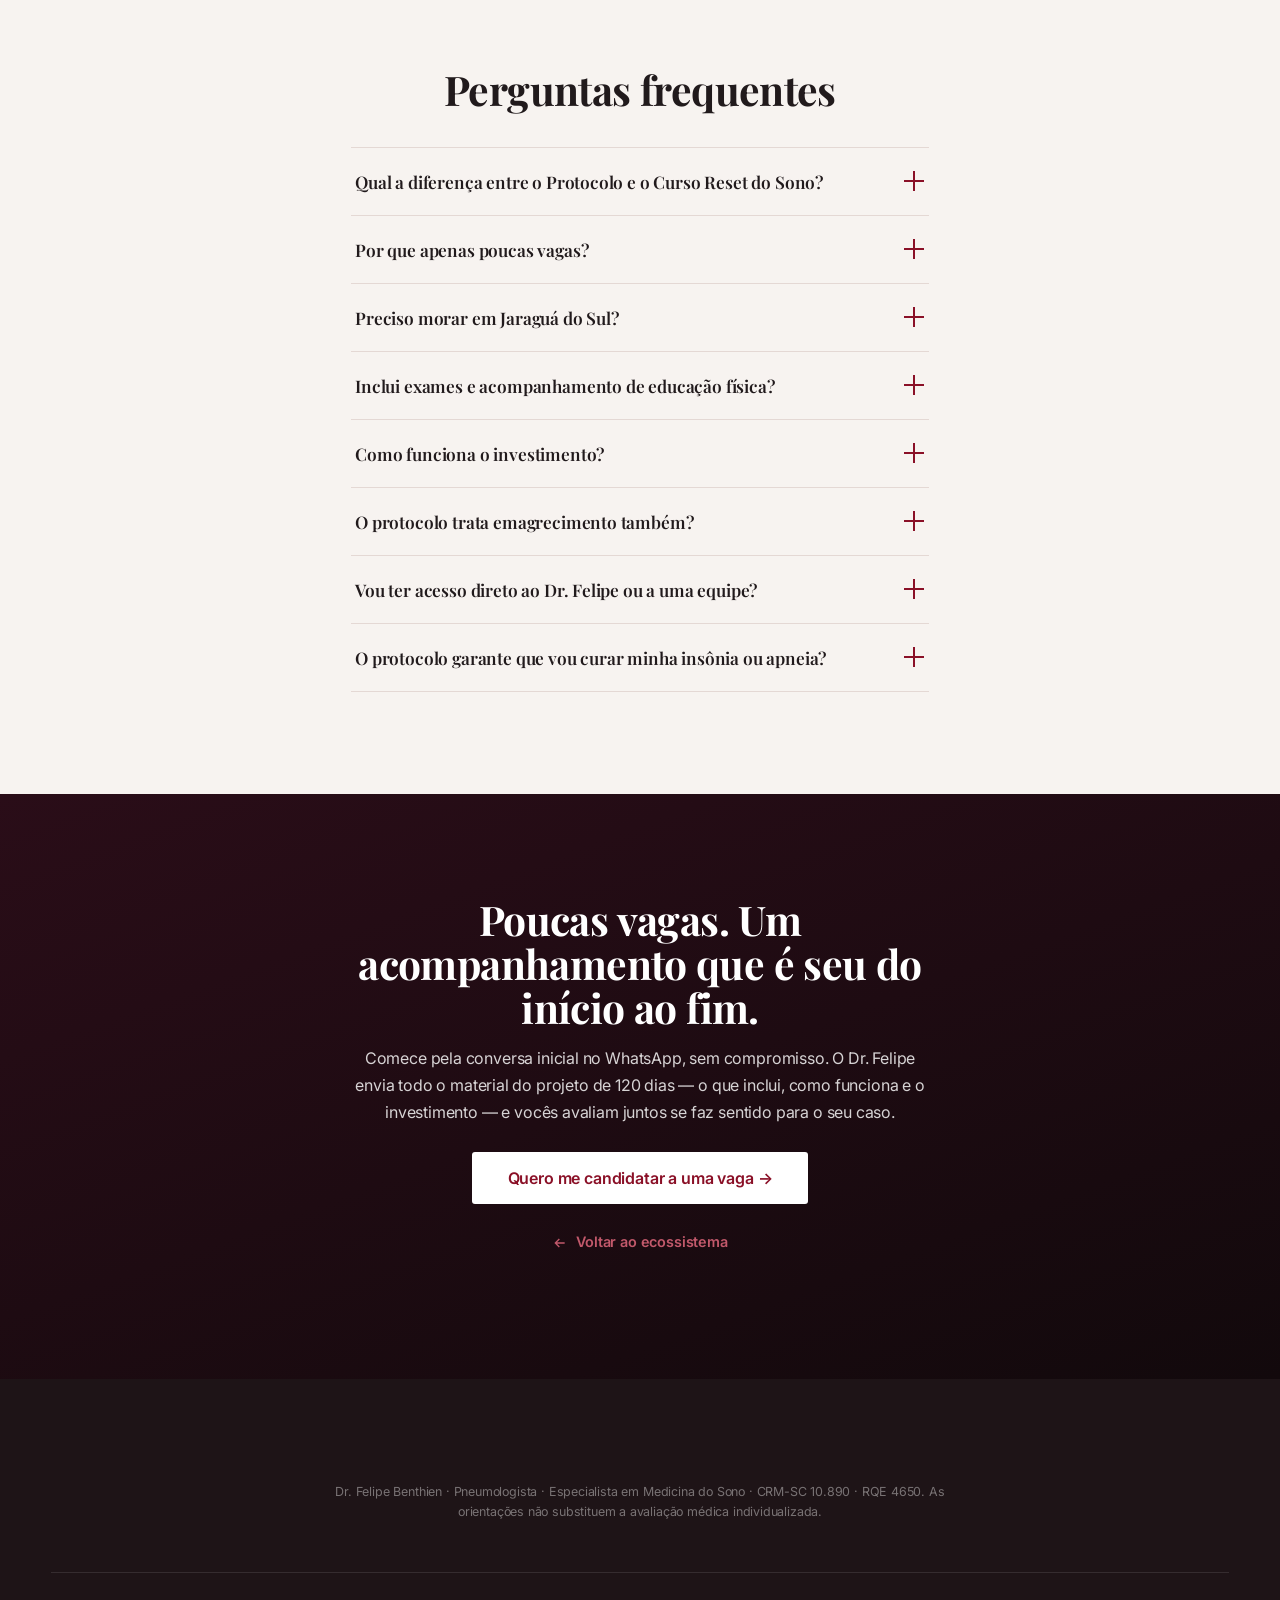
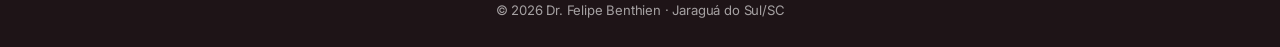
<file: protocolo.html>
<!DOCTYPE html>
<html lang="pt-BR">
<head>
  <meta charset="UTF-8" />
  <meta name="viewport" content="width=device-width, initial-scale=1.0, viewport-fit=cover" />
  <title>Protocolo Reset do Sono · 120 Dias | Dr. Felipe Benthien</title>
  <meta name="description" content="Acompanhamento médico individual de 120 dias com o Dr. Felipe Benthien — diagnóstico, protocolo 100% personalizado, movimento integrado e ajustes contínuos. Sono, peso e energia conduzidos juntos. Vagas limitadas." />
  <meta property="og:title" content="Protocolo Reset do Sono · 120 Dias — Acompanhamento Exclusivo" />
  <meta property="og:type" content="website" />
  <link rel="preconnect" href="https://fonts.googleapis.com" />
  <link rel="preconnect" href="https://fonts.gstatic.com" crossorigin />
  <link href="https://fonts.googleapis.com/css2?family=Playfair+Display:ital,wght@0,500;0,600;0,700;0,800;1,400;1,500;1,600&family=Inter:wght@400;500;600;700&display=swap" rel="stylesheet" />
  <link rel="stylesheet" href="css/styles.css" />
</head>
<body>

  <div class="pbar">✦ Vagas limitadas — acompanhamento individual, não escala.</div>

  <header class="nav nav--solid" id="nav">
    <div class="container nav__inner">
      <a href="index.html" class="brand" aria-label="Dr. Felipe Benthien">
        <svg class="brand__mark" viewBox="0 0 44 44" fill="none"><rect width="44" height="44" rx="12" fill="#8a1027"/><path d="M22 11c-4 4-8 6.5-8 12a8 8 0 0 0 16 0c0-5.5-4-8-8-12Z" fill="#fff" opacity=".92"/><path d="M22 20v9M18 24h8" stroke="#8a1027" stroke-width="1.6" stroke-linecap="round"/></svg>
        <span class="brand__text"><span class="brand__name">Dr. Felipe Benthien</span><span class="brand__role">Sono &amp; Performance</span></span>
      </a>
      <nav class="nav__menu">
        <a class="nav__link" href="index.html#exames">Exames</a>
        <a class="nav__link" href="index.html#ecossistema">Ecossistema</a>
        <a class="nav__link" href="diagnostico-sono.html">Diagnóstico</a>
        <a class="nav__link" href="blog.html">Blog</a>
      </nav>
      <div class="nav__actions">
        <a class="btn btn-primary" href="https://wa.me/5547992474764?text=Ol%C3%A1!%20Quero%20me%20candidatar%20a%20uma%20vaga%20no%20Protocolo%20Reset%20do%20Sono%20de%20120%20dias." target="_blank" rel="noopener">Quero uma vaga</a>
        <button class="nav__toggle" aria-label="Menu"><span></span><span></span><span></span></button>
      </div>
    </div>
    <div class="nav__drawer">
      <a href="index.html#exames">Exames &amp; Consultas</a>
      <a href="diagnostico-sono.html">Diagnóstico do Sono</a>
      <a href="reset-7-noites.html">Reset em 7 Noites</a>
      <a href="curso.html">Curso Reset do Sono</a>
      <a href="comunidade.html">Comunidade</a>
      <a href="blog.html">Blog</a>
      <a class="btn btn-primary btn-block" href="https://wa.me/5547992474764?text=Ol%C3%A1!%20Quero%20me%20candidatar%20a%20uma%20vaga%20no%20Protocolo%20Reset%20do%20Sono%20de%20120%20dias." target="_blank" rel="noopener">Quero me candidatar a uma vaga</a>
    </div>
  </header>

  <main>
    <!-- HERO -->
    <section class="phero psec">
      <div class="container">
        <div class="phero__grid">
          <div data-reveal>
            <span class="eyebrow">Acompanhamento médico exclusivo · 120 dias</span>
            <p style="display:inline-flex;align-items:center;gap:8px;margin-top:14px;color:var(--wine-soft);font-size:.82rem;font-weight:600"><span style="width:8px;height:8px;border-radius:50%;background:var(--wine-soft);display:inline-block"></span> Vagas limitadas — acompanhamento individual, não escala</p>
            <h1 style="margin-top:12px">Você já sabe o que é o sono ruim. <span class="grifo" data-grifo>Agora um médico vai cuidar do seu<i class="grifo-cap grifo-cap--l"></i><i class="grifo-cap grifo-cap--r"></i></span> — por 120 dias.</h1>
            <p class="phero__lede">O Protocolo Reset do Sono de 120 dias é o acompanhamento individual do Dr. Felipe Benthien — diagnóstico do seu caso, protocolo sob medida e condução integrada de <strong>sono, peso e energia</strong>, porque no seu corpo eles são o mesmo sistema. Não é curso, não é aplicativo: é medicina do sono aplicada em você, pelo médico, do início ao fim.</p>
            <div class="phero__cta">
              <a class="btn btn-primary btn-lg" href="https://wa.me/5547992474764?text=Ol%C3%A1!%20Quero%20me%20candidatar%20a%20uma%20vaga%20no%20Protocolo%20Reset%20do%20Sono%20de%20120%20dias." target="_blank" rel="noopener">Quero me candidatar a uma vaga →</a>
            </div>
            <p class="phero__note">Conversa inicial pelo WhatsApp · Sem compromisso · Avaliamos se faz sentido para o seu caso</p>
            <div style="display:flex;gap:10px;flex-wrap:wrap;margin-top:20px">
              <span class="chip" style="background:rgba(255,255,255,.06);border-color:rgba(255,255,255,.18);color:#fff">🩺 Conduzido por pneumologista</span>
              <span class="chip" style="background:rgba(255,255,255,.06);border-color:rgba(255,255,255,.18);color:#fff">👤 1:1 · plano individual</span>
              <span class="chip" style="background:rgba(255,255,255,.06);border-color:rgba(255,255,255,.18);color:#fff">🗓️ 120 dias de acompanhamento</span>
            </div>
          </div>
          <div class="phero__portrait" data-reveal data-reveal-delay="1">
            <img src="assets/fotos/Foto1.png" alt="Dr. Felipe Benthien — pneumologista, especialista em Medicina do Sono" />
            <div class="phero__tag"><span>🩺</span><span><b>Dr. Felipe Benthien</b><span>Pneumologista · Medicina do Sono · CRM 10.890</span></span></div>
          </div>
        </div>
      </div>
    </section>

    <!-- O QUE ESTÁ INCLUÍDO -->
    <section class="psec psec--paper">
      <div class="pwrap">
        <div class="pcenter" data-reveal>
          <span class="peyebrow">O que está incluído</span>
          <h2 class="ph2" style="margin-top:12px">Um acompanhamento que olha o sistema inteiro</h2>
        </div>
        <div class="pain-grid" style="margin-top:36px">
          <div class="pain" data-reveal><span class="pain__i">🔬</span><p><strong>Diagnóstico completo do sono.</strong> Avaliação clínica inicial aprofundada (~60 min) com o Dr. Felipe, mais os exames indicados quando necessário. Nenhuma conduta antes de saber a causa.</p></div>
          <div class="pain" data-reveal><span class="pain__i">📋</span><p><strong>Protocolo 100% personalizado.</strong> Plano de 120 dias sobre o Método DERAA: sono, alimentação, metabolismo, rotina e energia — sono e peso conduzidos juntos, por decisão médica.</p></div>
          <div class="pain" data-reveal><span class="pain__i">🏋️</span><p><strong>Acompanhamento de educação física.</strong> Um profissional acompanha junto com o Dr., com encontros quinzenais e plano de treino revisado a cada etapa.</p></div>
          <div class="pain" data-reveal><span class="pain__i">🗓️</span><p><strong>Ajustes ao longo de todo o percurso.</strong> Reavaliações a cada 30 dias com o Dr. Felipe — quatro revisões nos 120 dias. Não é receita fixa entregue e esquecida.</p></div>
          <div class="pain" data-reveal><span class="pain__i">💬</span><p><strong>Acesso próximo ao Dr. Felipe.</strong> Canal de mensagens direto com a equipe durante toda a jornada. Você não fica sozinho entre uma etapa e outra.</p></div>
          <div class="pain" data-reveal><span class="pain__i">❤️</span><p><strong>Visão de saúde total.</strong> Sono, energia, peso, disposição e hábitos olhados em conjunto. O objetivo não é só a noite — é o dia inteiro.</p></div>
        </div>
      </div>
    </section>

    <!-- JORNADA 120 DIAS -->
    <section class="psec psec--dark">
      <div class="pwrap pwrap--narrow">
        <div class="pcenter" data-reveal>
          <span class="peyebrow">A jornada de 120 dias</span>
          <h2 class="ph2" style="margin-top:12px">Três fases, conduzidas de perto</h2>
        </div>
        <div class="steps">
          <div class="step" data-reveal><span class="step__n">1</span><div class="step__c"><b>Fase 1 · Dias 1–30 — Diagnóstico e base</b><br><span>Avaliação completa, entendimento do seu caso e o início do protocolo. Estabelecer ritmo, medir o ponto de partida.</span></div></div>
          <div class="step" data-reveal><span class="step__n">2</span><div class="step__c"><b>Fase 2 · Dias 31–75 — Aplicação e ajuste</b><br><span>O protocolo em ação no dia a dia, com revisões conforme a resposta do corpo. É aqui que os hábitos começam a se reconstruir.</span></div></div>
          <div class="step" data-reveal><span class="step__n">3</span><div class="step__c"><b>Fase 3 · Dias 76–120 — Consolidação</b><br><span>Refinar o que funciona, sustentar o progresso e preparar você para manter o resultado depois do acompanhamento.</span></div></div>
        </div>
      </div>
    </section>

    <!-- CURSO VS PROTOCOLO -->
    <section class="psec psec--paper2">
      <div class="pwrap">
        <div class="dtwo">
          <div class="dcard" data-reveal>
            <h3>Curso Reset do Sono</h3>
            <p>O <strong>método para você aplicar sozinho</strong>, no seu ritmo, em aulas gravadas. Ideal para começar por conta própria. <a href="curso.html" style="color:var(--wine);font-weight:600">Ver o curso →</a></p>
          </div>
          <div class="dcard dcard--yes" data-reveal data-reveal-delay="1">
            <h3>Protocolo 120 Dias</h3>
            <p>O <strong>método aplicado em você</strong> — pessoalmente, pelo Dr. Felipe, com diagnóstico, plano individual e ajustes ao longo de quatro meses. É acompanhamento médico, não conteúdo gravado.</p>
          </div>
        </div>
      </div>
    </section>

    <!-- FAQ -->
    <section class="psec psec--paper">
      <div class="pwrap pwrap--narrow">
        <h2 class="ph2 pcenter" data-reveal>Perguntas frequentes</h2>
        <div class="pfaq" data-reveal>
          <div class="faq-item"><button class="faq-item__q">Qual a diferença entre o Protocolo e o Curso Reset do Sono? <span class="plus"></span></button><div class="faq-item__a"><p>O Curso ensina o método para você aplicar sozinho, no seu ritmo. O Protocolo 120 Dias é o método aplicado em você — pessoalmente, pelo Dr. Felipe, com diagnóstico, plano individual e ajustes ao longo de quatro meses. É acompanhamento médico, não conteúdo gravado.</p></div></div>
          <div class="faq-item"><button class="faq-item__q">Por que apenas poucas vagas? <span class="plus"></span></button><div class="faq-item__a"><p>Acompanhamento real não é escala. Para conduzir cada caso de perto — com avaliação, ajustes e a atenção que um processo de 120 dias exige — o número de pacientes é limitado de propósito.</p></div></div>
          <div class="faq-item"><button class="faq-item__q">Preciso morar em Jaraguá do Sul? <span class="plus"></span></button><div class="faq-item__a"><p>O diagnóstico e os momentos presenciais acontecem em Jaraguá do Sul (SC), na Inter Clínicas. Na conversa inicial pelo WhatsApp avaliamos sua situação e explicamos como funciona o acompanhamento no seu caso.</p></div></div>
          <div class="faq-item"><button class="faq-item__q">Inclui exames e acompanhamento de educação física? <span class="plus"></span></button><div class="faq-item__a"><p>Sim. A avaliação do sono, o protocolo médico personalizado e o acompanhamento com um profissional de educação física fazem parte da jornada. Os detalhes do que se aplica ao seu caso são definidos na avaliação inicial com o Dr. Felipe.</p></div></div>
          <div class="faq-item"><button class="faq-item__q">Como funciona o investimento? <span class="plus"></span></button><div class="faq-item__a"><p>Quando você inicia a conversa pelo WhatsApp, o Dr. Felipe te envia um material completo com tudo sobre o projeto de 120 dias — o que está incluído, como funciona e o investimento, com as condições de pagamento. Assim você avalia com calma, com todas as informações em mãos.</p></div></div>
          <div class="faq-item"><button class="faq-item__q">O protocolo trata emagrecimento também? <span class="plus"></span></button><div class="faq-item__a"><p>Sim — o peso é tratado junto do sono, porque um influencia diretamente o outro. O acompanhamento integra alimentação, atividade física e condução médica, tudo individualizado. Não trabalhamos com promessa de números nem fórmula pronta: a conduta é definida pelo Dr. Felipe na avaliação.</p></div></div>
          <div class="faq-item"><button class="faq-item__q">Vou ter acesso direto ao Dr. Felipe ou a uma equipe? <span class="plus"></span></button><div class="faq-item__a"><p>O Dr. Felipe conduz pessoalmente o diagnóstico e o protocolo. O acompanhamento do dia a dia conta com ele e com o profissional de educação física, por um canal de mensagens direto durante toda a jornada.</p></div></div>
          <div class="faq-item"><button class="faq-item__q">O protocolo garante que vou curar minha insônia ou apneia? <span class="plus"></span></button><div class="faq-item__a"><p>Não existe promessa de resultado em medicina. O que o protocolo oferece é avaliação séria, conduta baseada em evidência e acompanhamento contínuo de um especialista em medicina do sono. As orientações não substituem a avaliação médica individualizada de cada etapa.</p></div></div>
        </div>
      </div>
    </section>

    <!-- FECHAMENTO -->
    <section class="psec psec--wine">
      <div class="pwrap pwrap--narrow pcenter pbody">
        <h2 class="ph2" data-reveal>Poucas vagas. Um acompanhamento que é seu do início ao fim.</h2>
        <p style="margin-top:16px" data-reveal>Comece pela conversa inicial no WhatsApp, sem compromisso. O Dr. Felipe envia todo o material do projeto de 120 dias — o que inclui, como funciona e o investimento — e vocês avaliam juntos se faz sentido para o seu caso.</p>
        <div class="phero__cta" style="justify-content:center;margin-top:26px" data-reveal>
          <a class="btn btn-light btn-lg" href="https://wa.me/5547992474764?text=Ol%C3%A1!%20Quero%20me%20candidatar%20a%20uma%20vaga%20no%20Protocolo%20Reset%20do%20Sono%20de%20120%20dias." target="_blank" rel="noopener">Quero me candidatar a uma vaga →</a>
        </div>
        <p style="margin-top:26px"><a class="pback" style="color:var(--wine-soft)" href="index.html#ecossistema"><svg viewBox="0 0 24 24" fill="none" stroke="currentColor" stroke-width="2"><path d="M19 12H5M11 18l-6-6 6-6"/></svg> Voltar ao ecossistema</a></p>
      </div>
    </section>
  </main>

  <footer class="footer">
    <div class="container">
      <p class="footer__disclaimer" style="text-align:center;max-width:640px;margin:0 auto">Dr. Felipe Benthien · Pneumologista · Especialista em Medicina do Sono · CRM-SC 10.890 · RQE 4650. As orientações não substituem a avaliação médica individualizada.</p>
      <div class="footer__bar" style="justify-content:center;margin-top:20px"><span>© <span id="year">2026</span> Dr. Felipe Benthien · Jaraguá do Sul/SC</span></div>
    </div>
  </footer>

  <a class="wa-float" href="https://wa.me/5547992474764?text=Ol%C3%A1!%20Quero%20me%20candidatar%20a%20uma%20vaga%20no%20Protocolo%20Reset%20do%20Sono%20de%20120%20dias." target="_blank" rel="noopener" aria-label="Candidatar-se ao Protocolo">
    <svg viewBox="0 0 24 24" fill="currentColor"><path d="M17.5 14.4c-.3-.2-1.7-.9-2-1-.3-.1-.5-.1-.6.2-.2.3-.7 1-.9 1.1-.2.2-.3.2-.6.1-1.7-.9-2.9-1.6-4-3.6-.3-.5.3-.5.8-1.5.1-.2 0-.3 0-.5-.1-.1-.6-1.5-.9-2-.2-.5-.4-.4-.6-.4h-.5c-.2 0-.5.1-.7.3-.8.8-1 1.8-1 3 .1 1.9 1.4 3.7 1.6 4 .2.2 2.8 4.3 6.8 5.7 2.4.9 3.3.9 4.5.8.7-.1 1.7-.7 2-1.4.3-.7.3-1.2.2-1.4-.1-.1-.3-.2-.6-.3ZM12 2a10 10 0 0 0-8.6 15L2 22l5.1-1.3A10 10 0 1 0 12 2Z"/></svg>
  </a>

  <script src="js/main.js"></script>
</body>
</html>
</file>
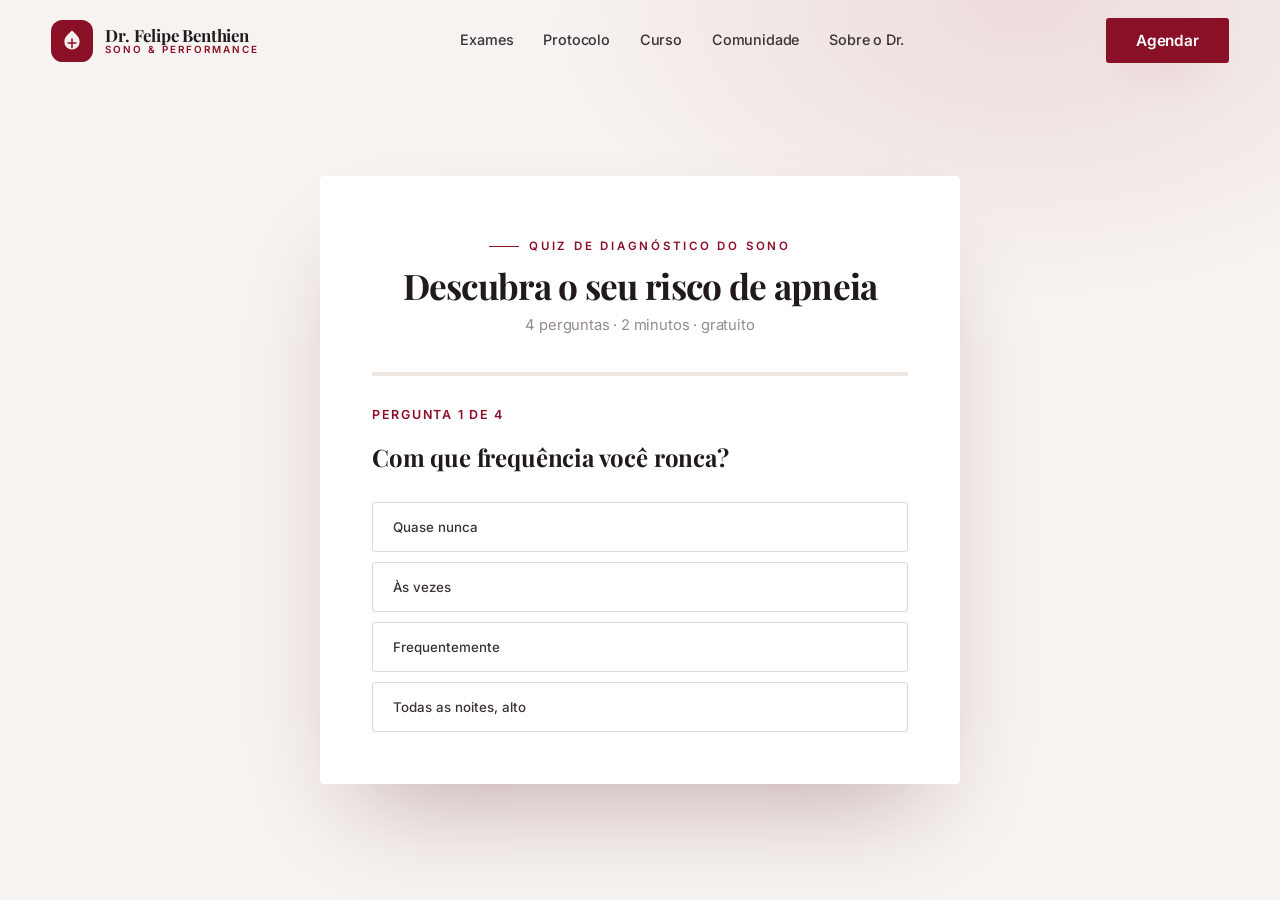
<file: quiz.html>
<!DOCTYPE html>
<html lang="pt-BR">
<head>
  <meta charset="UTF-8" />
  <meta name="viewport" content="width=device-width, initial-scale=1.0" />
  <title>Quiz de Diagnóstico do Sono | Dr. Felipe Benthien</title>
  <meta name="description" content="Descubra em 2 minutos o seu risco de apneia do sono. Quiz gratuito baseado em critérios clínicos, do Dr. Felipe Benthien, pneumologista em Jaraguá do Sul." />
  <link rel="preconnect" href="https://fonts.googleapis.com" />
  <link rel="preconnect" href="https://fonts.gstatic.com" crossorigin />
  <link href="https://fonts.googleapis.com/css2?family=Playfair+Display:ital,wght@0,500;0,600;0,700;0,800;1,400;1,500;1,600&family=Inter:wght@400;500;600;700&display=swap" rel="stylesheet" />
  <link rel="stylesheet" href="css/styles.css" />
  <style>
    .quiz-page { min-height: 100vh; display: grid; place-items: center; padding: 120px 20px 60px; position: relative; overflow: hidden; }
    .quiz-page::before { content: ""; position: absolute; inset: 0; background: radial-gradient(800px 500px at 80% 0%, rgba(138,16,39,.1), transparent 60%); }
    .quiz-shell { width: 100%; max-width: 640px; background: #fff; border-radius: var(--r-lg); box-shadow: var(--shadow-lg); padding: clamp(28px, 5vw, 52px); position: relative; }
    .quiz-shell .quiz__step { display: none; }
    .quiz-shell .quiz__step.is-active { display: block; animation: fadeUp .5s var(--ease); }
    .quiz-page__head { text-align: center; margin-bottom: 34px; position: relative; }
  </style>
</head>
<body>
  <header class="nav is-scrolled" id="nav">
    <div class="container nav__inner">
      <a href="index.html" class="brand">
        <svg class="brand__mark" viewBox="0 0 44 44" fill="none"><rect width="44" height="44" rx="12" fill="#8a1027"/><path d="M22 11c-4 4-8 6.5-8 12a8 8 0 0 0 16 0c0-5.5-4-8-8-12Z" fill="#fff" opacity=".92"/><path d="M22 20v9M18 24h8" stroke="#8a1027" stroke-width="1.6" stroke-linecap="round"/></svg>
        <span class="brand__text"><span class="brand__name">Dr. Felipe Benthien</span><span class="brand__role">Sono &amp; Performance</span></span>
      </a>
      <nav class="nav__menu">
        <a class="nav__link" href="index.html#exames">Exames</a>
        <a class="nav__link" href="protocolo.html">Protocolo</a>
        <a class="nav__link" href="curso.html">Curso</a>
        <a class="nav__link" href="comunidade.html">Comunidade</a>
        <a class="nav__link" href="index.html#sobre">Sobre o Dr.</a>
      </nav>
      <div class="nav__actions">
        <a class="btn btn-primary" href="index.html#contato">Agendar</a>
        <button class="nav__toggle" aria-label="Menu"><span></span><span></span><span></span></button>
      </div>
    </div>
    <div class="nav__drawer">
      <a href="index.html#exames">Exames</a>
      <a href="protocolo.html">Protocolo</a>
      <a href="curso.html">Curso</a>
      <a href="comunidade.html">Comunidade</a>
      <a href="index.html#sobre">Sobre o Dr.</a>
      <a class="btn btn-primary btn-block" href="index.html#contato">Agendar</a>
    </div>
  </header>

  <section class="quiz-page">
    <div class="quiz-shell" id="quizModal">
      <div class="quiz-page__head">
        <span class="eyebrow" style="justify-content:center">Quiz de diagnóstico do sono</span>
        <h1 class="section-title" style="font-size:clamp(1.6rem,4vw,2.2rem);margin-top:12px">Descubra o seu risco de apneia</h1>
        <p style="color:var(--muted);font-size:.92rem;margin-top:8px">4 perguntas · 2 minutos · gratuito</p>
      </div>

      <div class="quiz__progress"><div class="quiz__progress-bar"></div></div>

      <div class="quiz__step is-active">
        <span class="quiz__count">Pergunta 1 de 4</span>
        <p class="quiz__q">Com que frequência você ronca?</p>
        <div class="quiz__answers">
          <button class="quiz-ans" data-value="0">Quase nunca</button>
          <button class="quiz-ans" data-value="1">Às vezes</button>
          <button class="quiz-ans" data-value="2">Frequentemente</button>
          <button class="quiz-ans" data-value="3">Todas as noites, alto</button>
        </div>
      </div>

      <div class="quiz__step">
        <span class="quiz__count">Pergunta 2 de 4</span>
        <p class="quiz__q">Você acorda cansado, mesmo dormindo a noite toda?</p>
        <div class="quiz__answers">
          <button class="quiz-ans" data-value="0">Nunca</button>
          <button class="quiz-ans" data-value="1">Raramente</button>
          <button class="quiz-ans" data-value="2">Com frequência</button>
          <button class="quiz-ans" data-value="3">Quase todos os dias</button>
        </div>
      </div>

      <div class="quiz__step">
        <span class="quiz__count">Pergunta 3 de 4</span>
        <p class="quiz__q">Alguém já percebeu você parar de respirar dormindo?</p>
        <div class="quiz__answers">
          <button class="quiz-ans" data-value="0">Nunca</button>
          <button class="quiz-ans" data-value="1">Não tenho certeza</button>
          <button class="quiz-ans" data-value="2">Sim, algumas vezes</button>
          <button class="quiz-ans" data-value="3">Sim, com frequência</button>
        </div>
      </div>

      <div class="quiz__step">
        <span class="quiz__count">Pergunta 4 de 4</span>
        <p class="quiz__q">Sente sonolência durante o dia (reuniões, dirigindo)?</p>
        <div class="quiz__answers">
          <button class="quiz-ans" data-value="0">Nunca</button>
          <button class="quiz-ans" data-value="1">Raramente</button>
          <button class="quiz-ans" data-value="2">Com frequência</button>
          <button class="quiz-ans" data-value="3">Quase sempre</button>
        </div>
      </div>

      <div class="quiz__step quiz__result">
        <div class="result-ring">
          <svg viewBox="0 0 120 120"><circle cx="60" cy="60" r="52" fill="none" stroke="#f4e2e6" stroke-width="10"/><circle cx="60" cy="60" r="52" fill="none" stroke="#8a1027" stroke-width="10" stroke-linecap="round" stroke-dasharray="326" stroke-dashoffset="80" transform="rotate(-90 60 60)"/></svg>
        </div>
        <div class="result-score">—</div>
        <h3 class="result-title" style="margin-top:6px">Seu resultado</h3>
        <p class="result-desc" style="color:var(--graphite);margin:12px 0 24px">Analisando suas respostas...</p>
        <a class="btn btn-primary btn-block btn-lg" href="https://wa.me/5547999999999?text=Ol%C3%A1!%20Fiz%20o%20quiz%20do%20sono%20e%20quero%20agendar%20uma%20avalia%C3%A7%C3%A3o%20com%20o%20Dr.%20Felipe." target="_blank" rel="noopener">Agendar avaliação com o Dr. Felipe</a>
        <button class="quiz__restart link-arrow" style="margin-top:18px;justify-content:center;width:100%">Refazer o quiz</button>
      </div>
    </div>
  </section>

  <script src="js/main.js"></script>
</body>
</html>
</file>
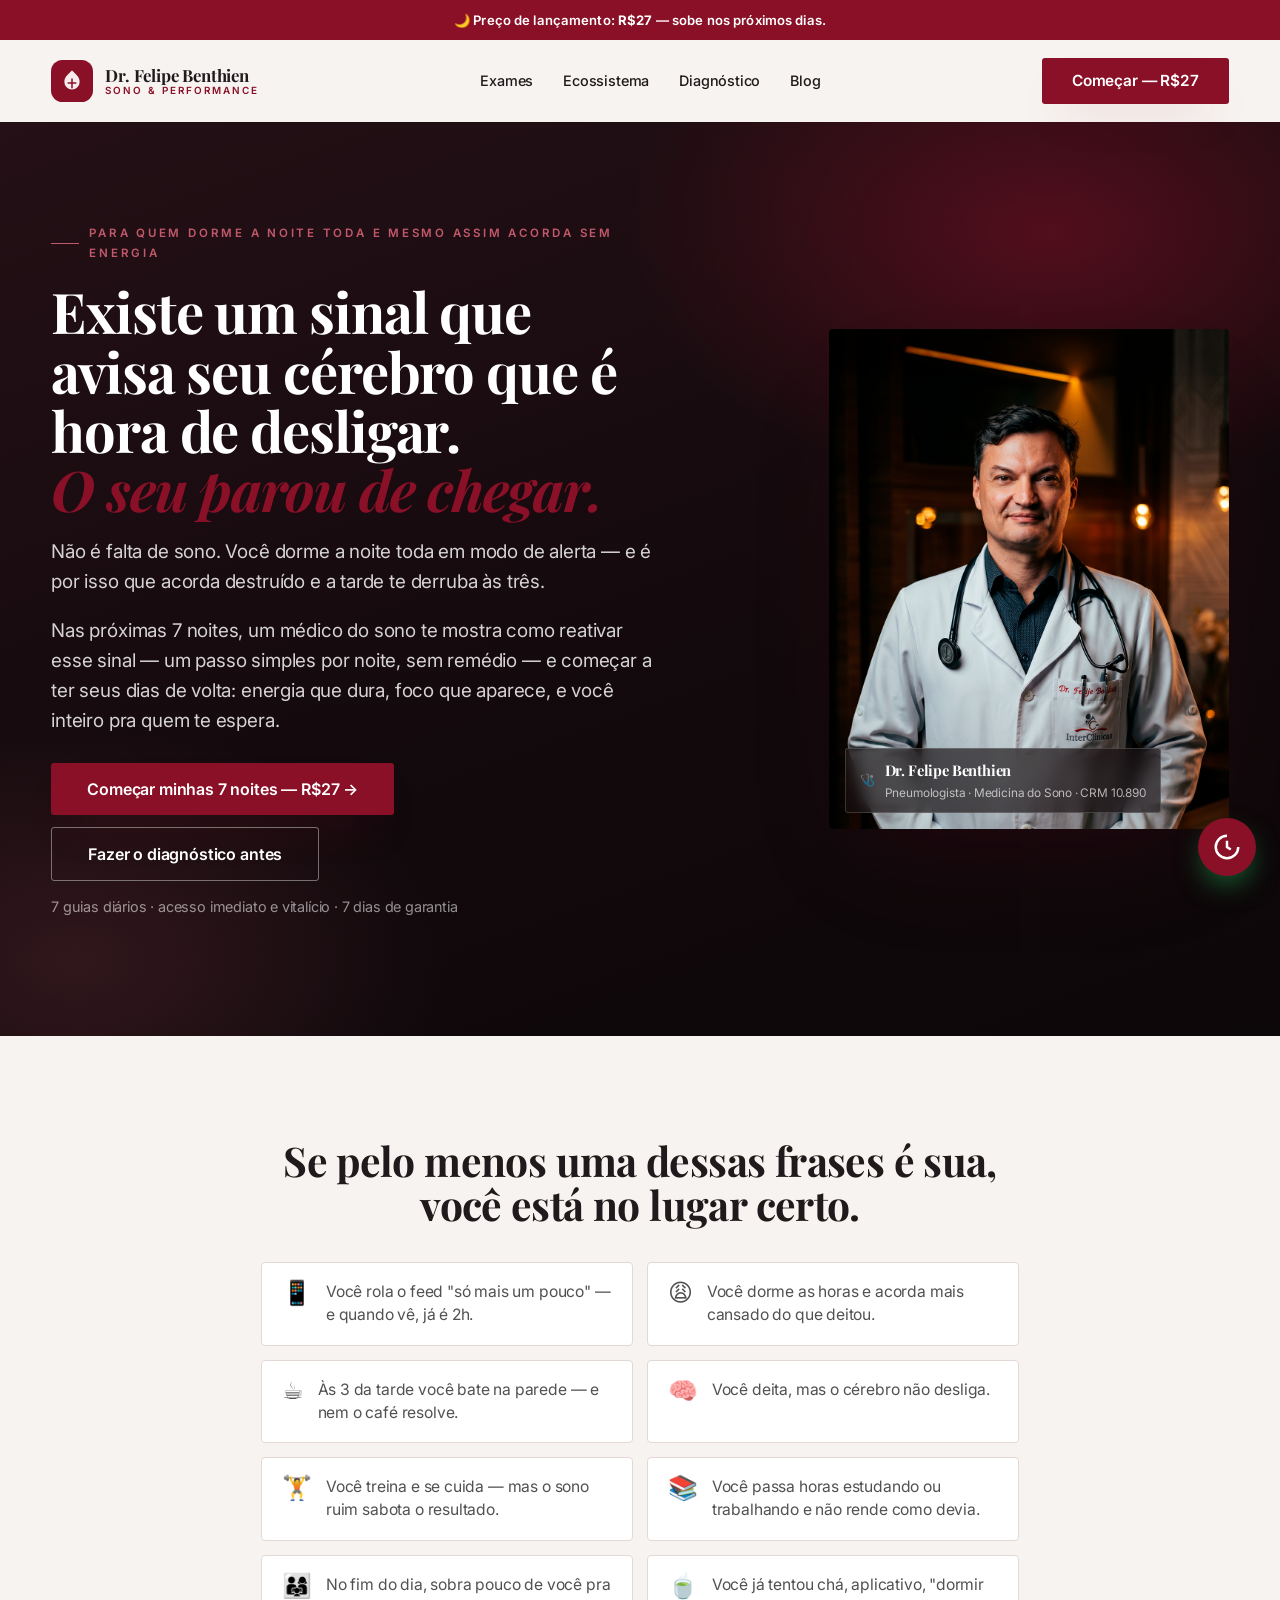
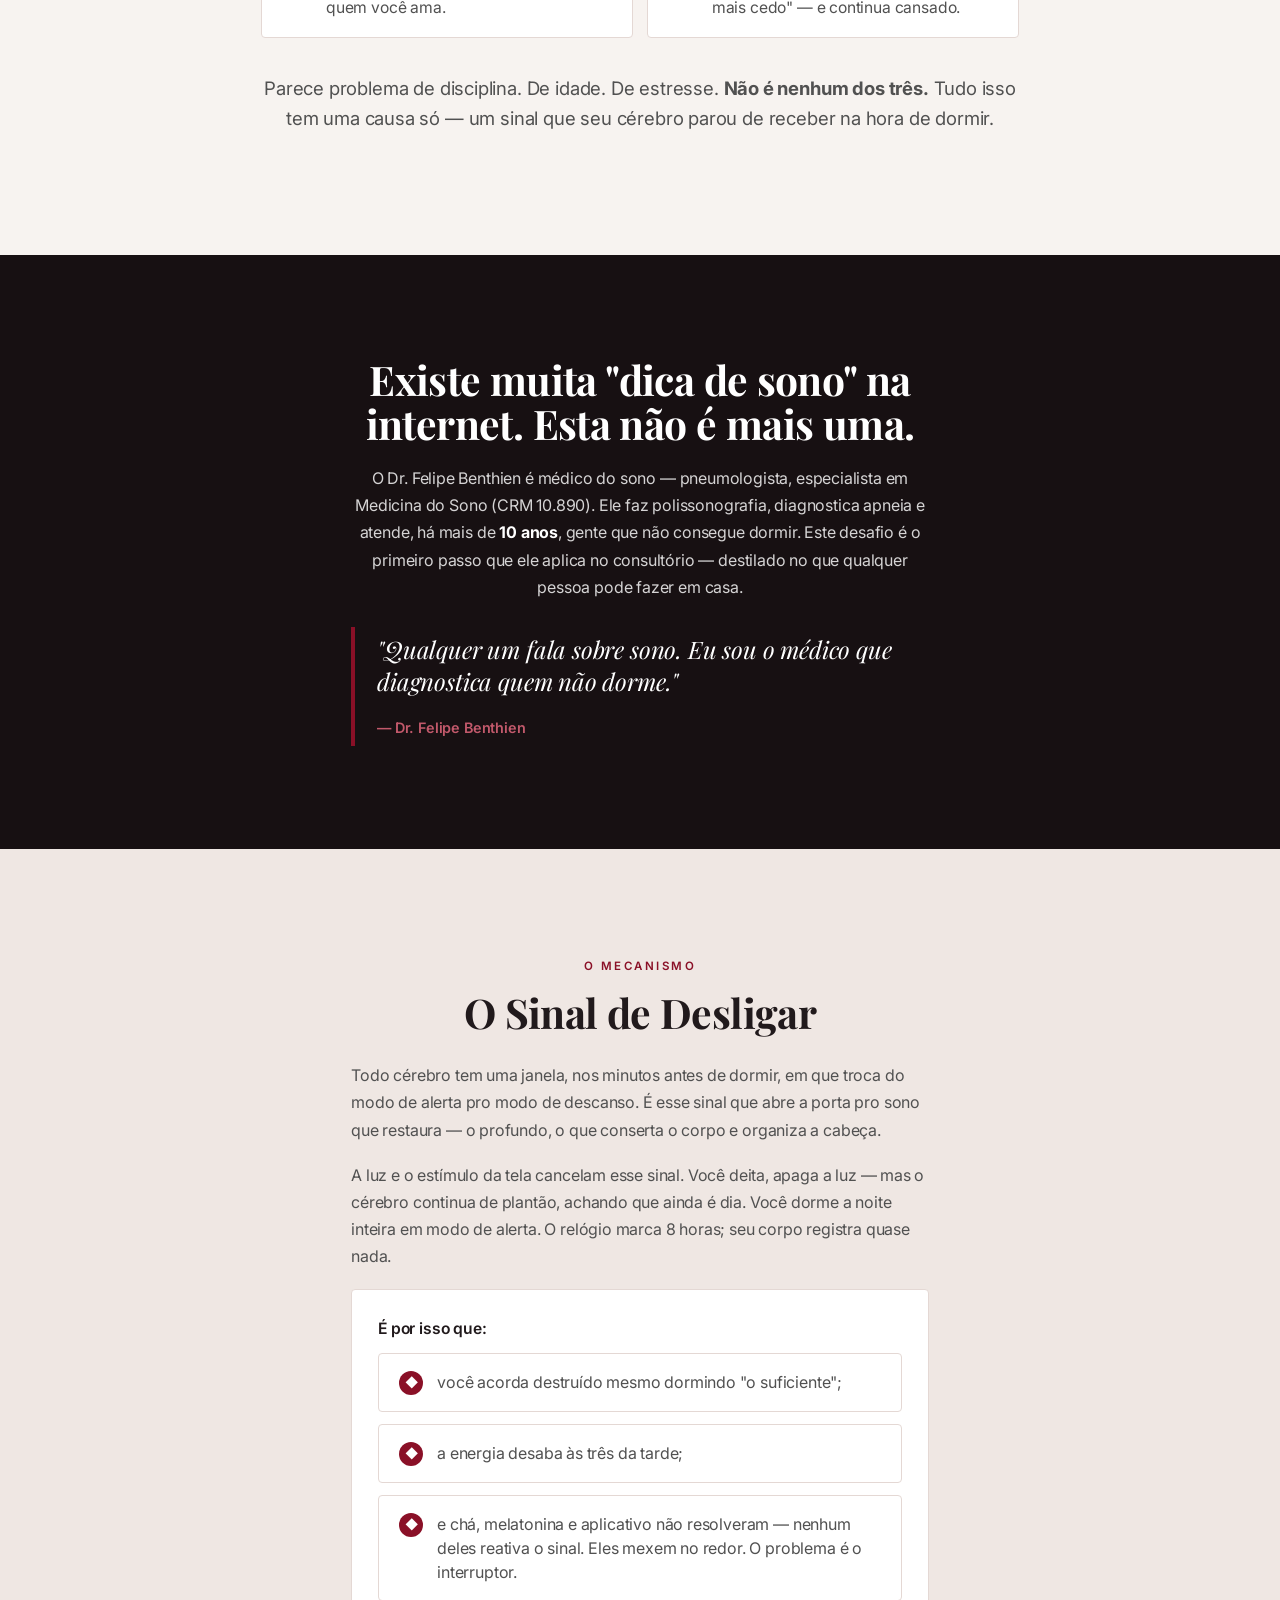
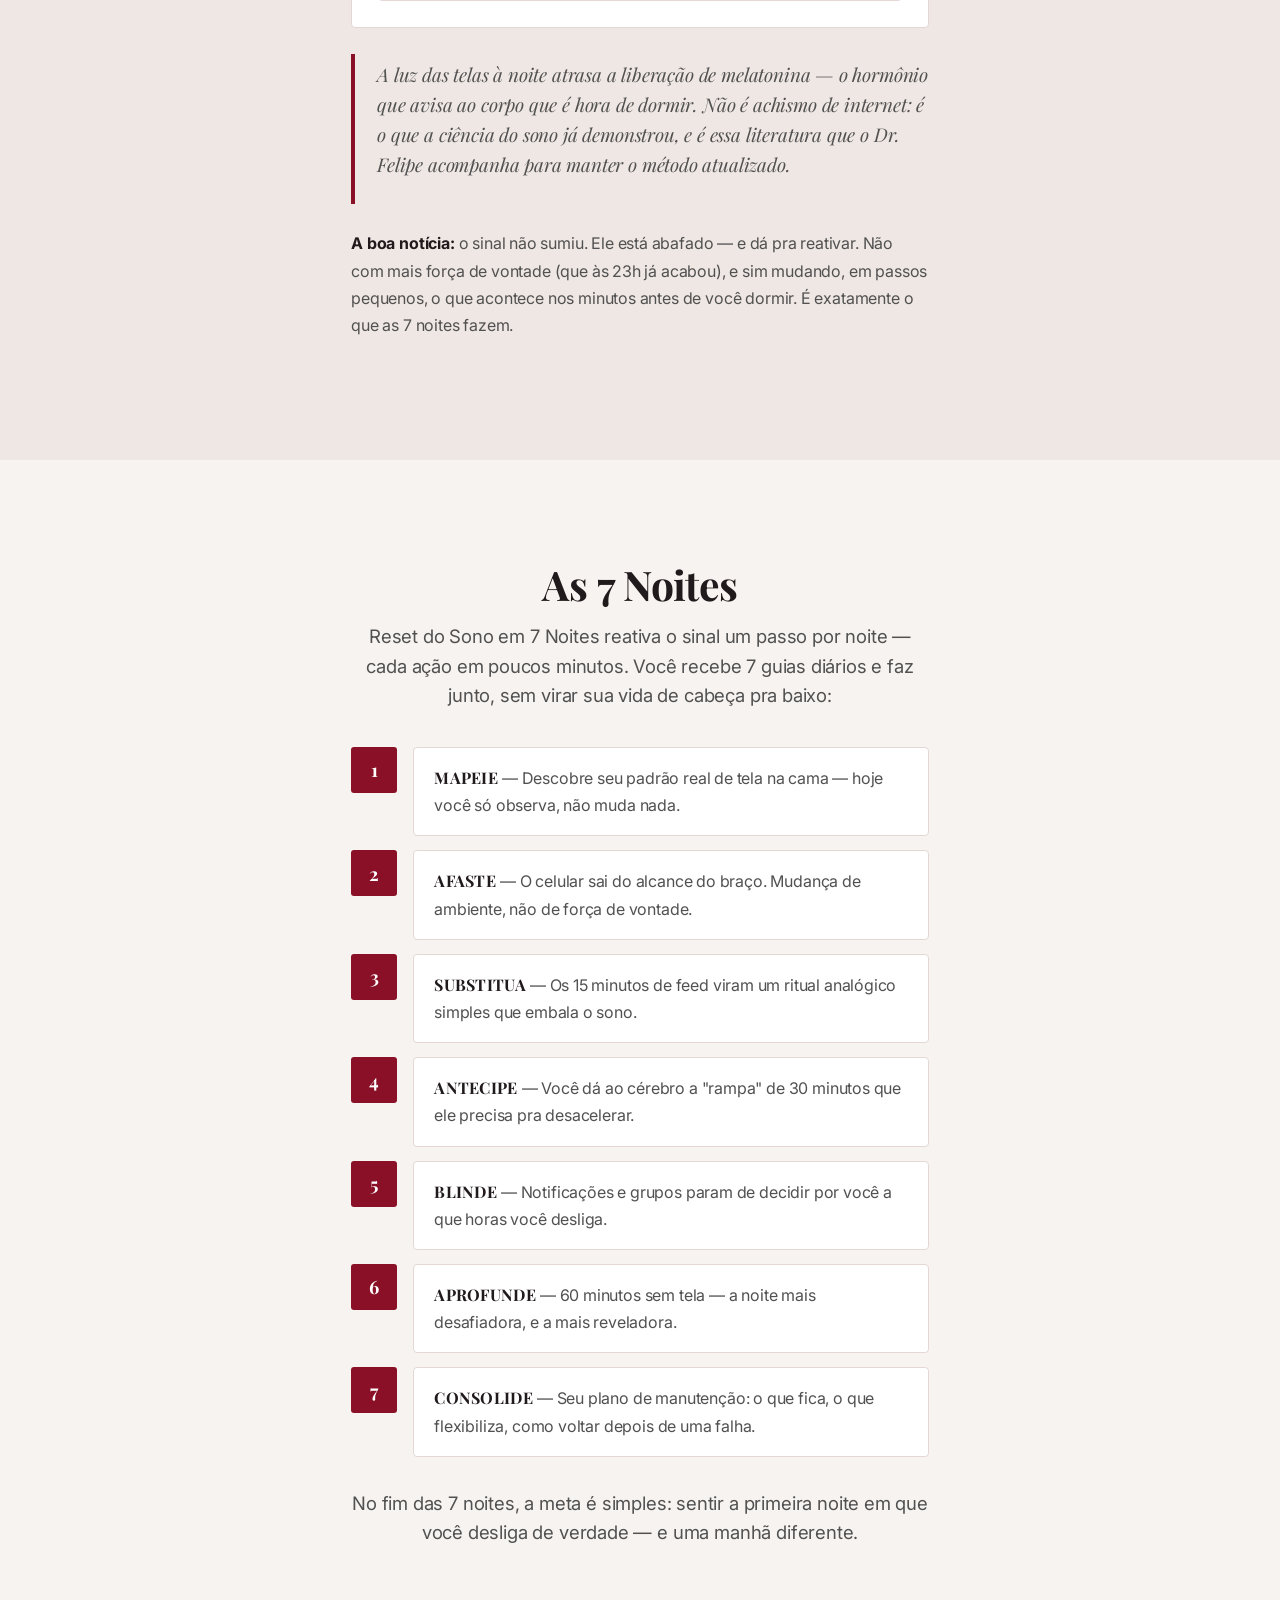
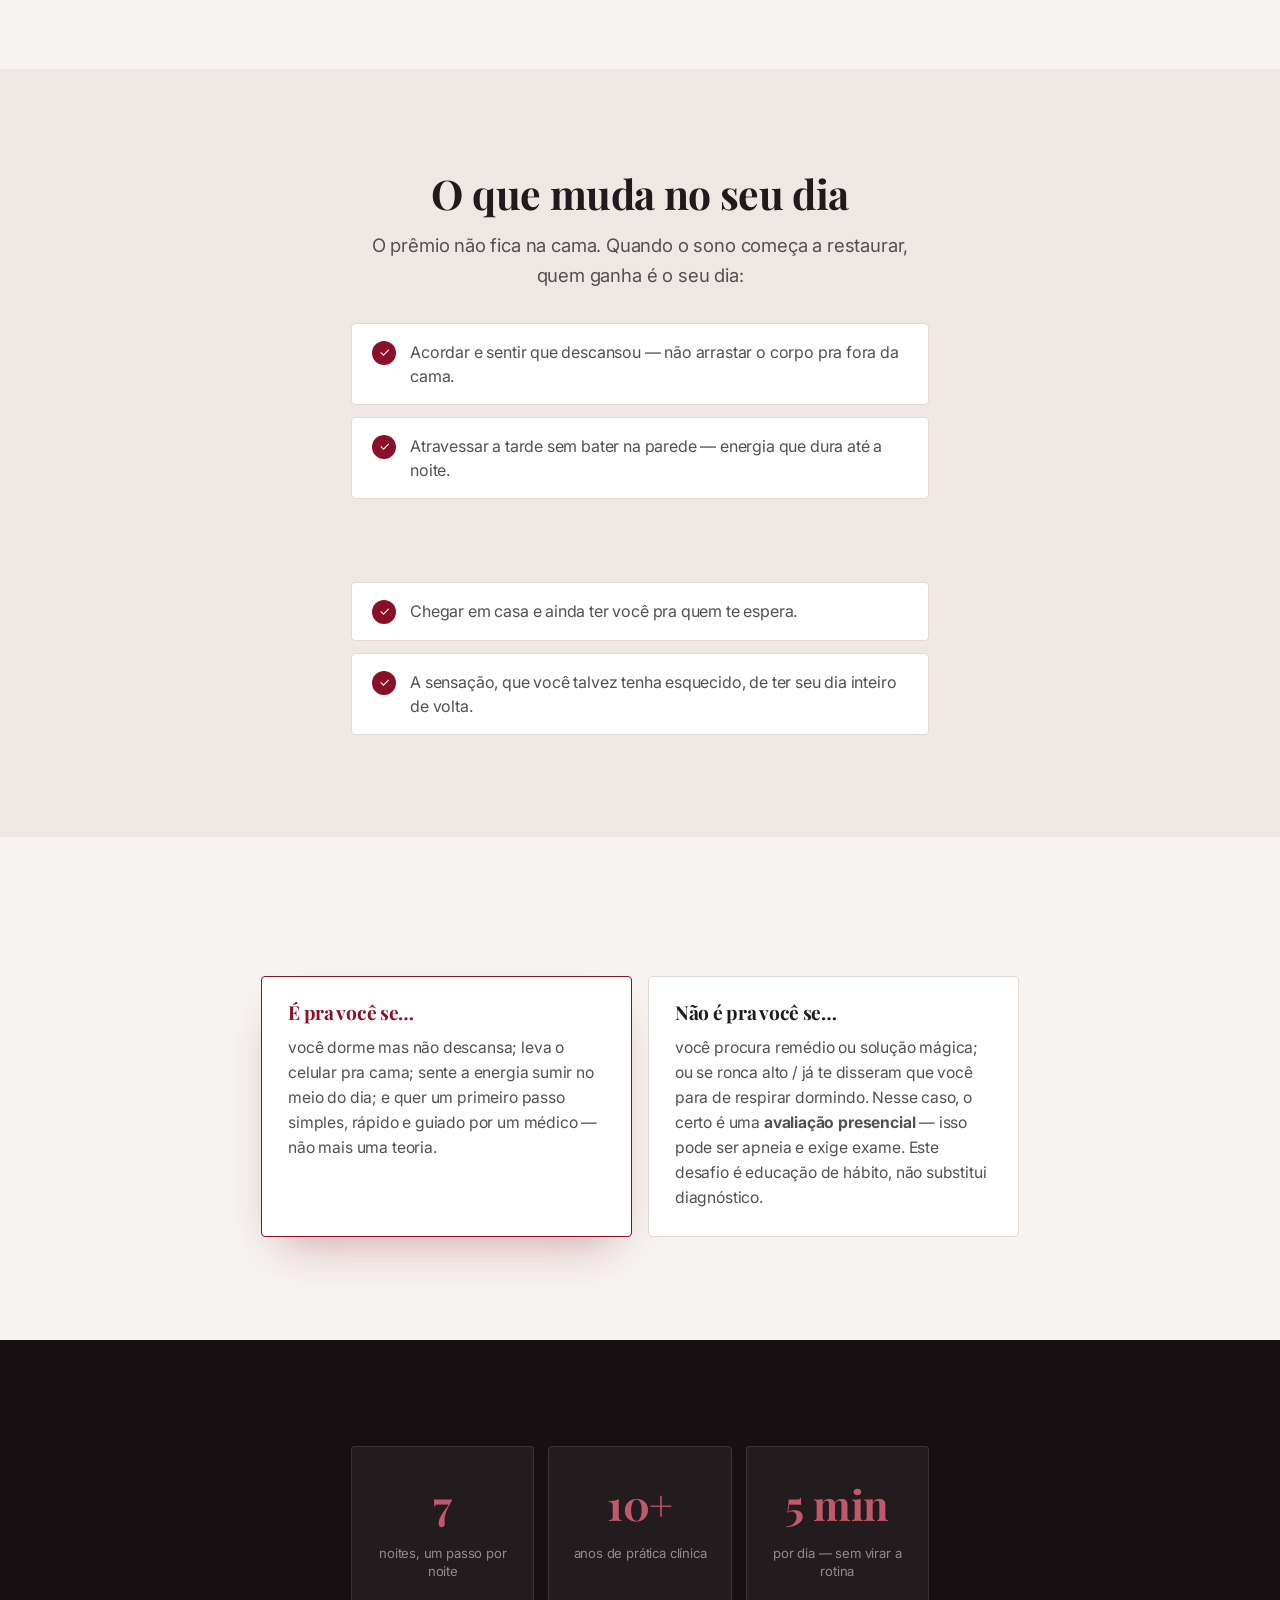
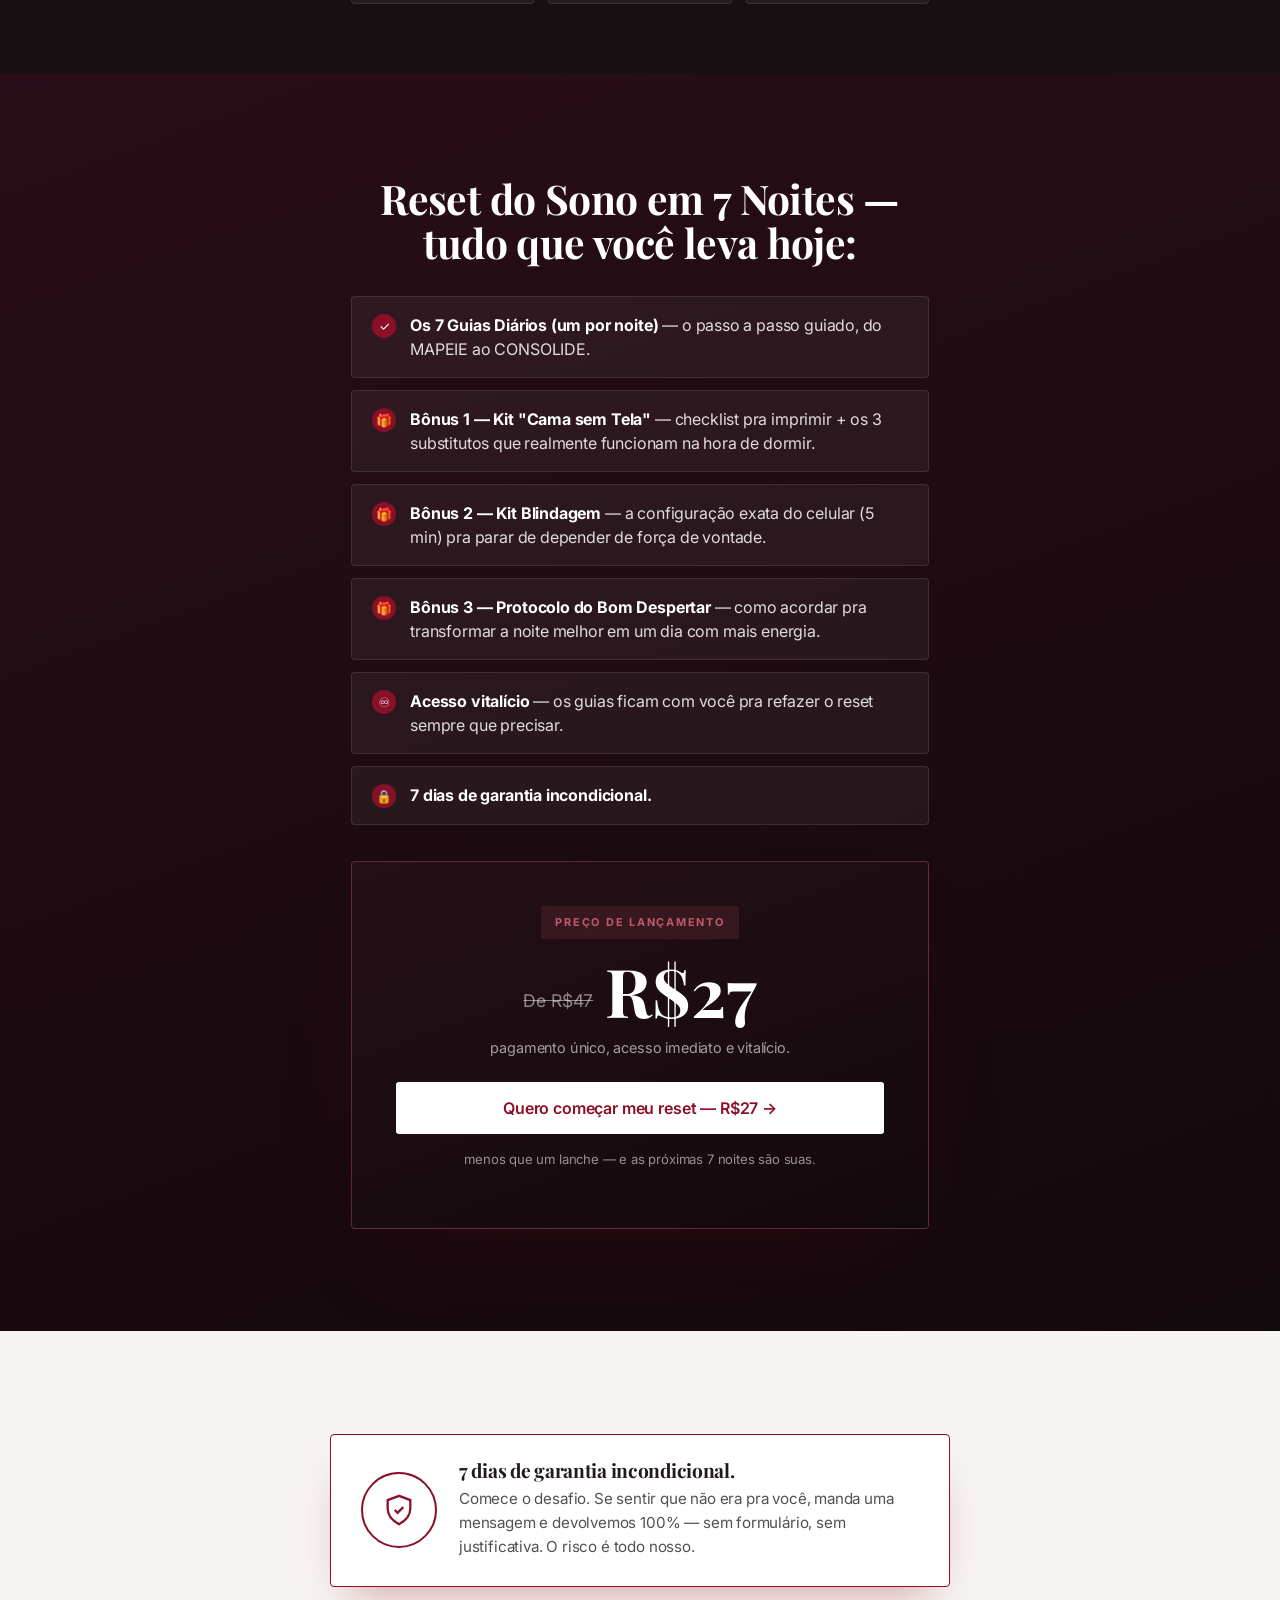
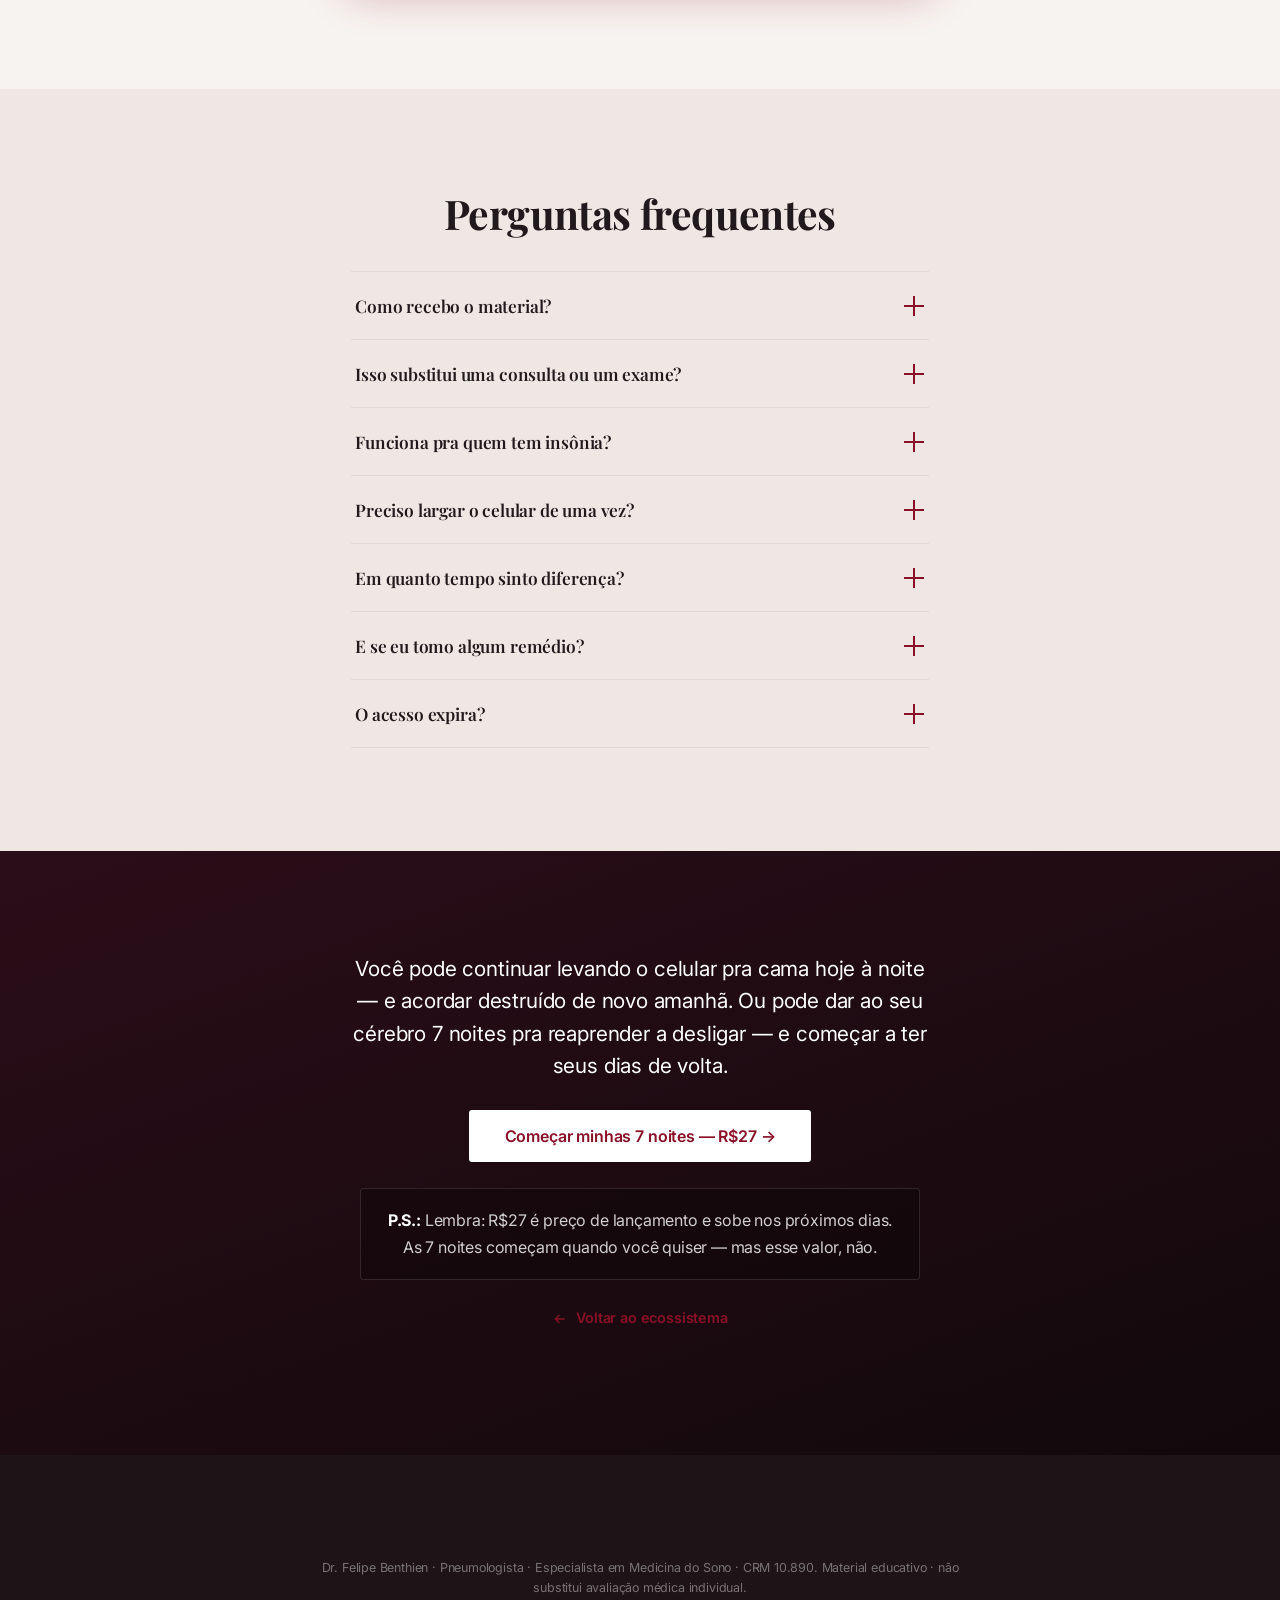
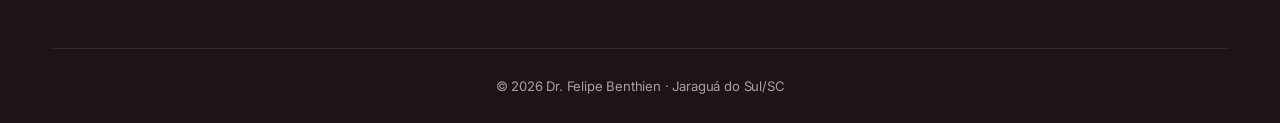
<file: reset-7-noites.html>
<!DOCTYPE html>
<html lang="pt-BR">
<head>
  <meta charset="UTF-8" />
  <meta name="viewport" content="width=device-width, initial-scale=1.0, viewport-fit=cover" />
  <title>Reset do Sono em 7 Noites | Dr. Felipe Benthien</title>
  <meta name="description" content="Existe um sinal que avisa seu cérebro que é hora de desligar — e o seu parou de chegar. Em 7 noites, um médico do sono te mostra como reativá-lo, um passo por noite, sem remédio. Acesso imediato por R$27." />
  <meta property="og:title" content="Reset do Sono em 7 Noites — reative o sinal que desliga seu cérebro" />
  <meta property="og:description" content="7 guias diários, um passo por noite, sem remédio. Criado por um médico do sono. Acesso imediato e vitalício por R$27." />
  <meta property="og:type" content="website" />
  <link rel="preconnect" href="https://fonts.googleapis.com" />
  <link rel="preconnect" href="https://fonts.gstatic.com" crossorigin />
  <link href="https://fonts.googleapis.com/css2?family=Playfair+Display:ital,wght@0,500;0,600;0,700;0,800;1,400;1,500;1,600&family=Inter:wght@400;500;600;700&display=swap" rel="stylesheet" />
  <link rel="stylesheet" href="css/styles.css" />
</head>
<body>

  <!-- Barra de lançamento -->
  <div class="pbar">🌙 Preço de lançamento: <strong>R$27</strong> — sobe nos próximos dias.</div>

  <!-- ============================= NAV ============================= -->
  <header class="nav nav--solid" id="nav">
    <div class="container nav__inner">
      <a href="index.html" class="brand" aria-label="Dr. Felipe Benthien">
        <svg class="brand__mark" viewBox="0 0 44 44" fill="none"><rect width="44" height="44" rx="12" fill="#8a1027"/><path d="M22 11c-4 4-8 6.5-8 12a8 8 0 0 0 16 0c0-5.5-4-8-8-12Z" fill="#fff" opacity=".92"/><path d="M22 20v9M18 24h8" stroke="#8a1027" stroke-width="1.6" stroke-linecap="round"/></svg>
        <span class="brand__text"><span class="brand__name">Dr. Felipe Benthien</span><span class="brand__role">Sono &amp; Performance</span></span>
      </a>
      <nav class="nav__menu">
        <a class="nav__link" href="index.html#exames">Exames</a>
        <a class="nav__link" href="index.html#ecossistema">Ecossistema</a>
        <a class="nav__link" href="diagnostico-sono.html">Diagnóstico</a>
        <a class="nav__link" href="blog.html">Blog</a>
      </nav>
      <div class="nav__actions">
        <a class="btn btn-primary" href="https://pay.kirvano.com/7c63065e-1fd0-4098-be29-2c3b1e50731a" target="_blank" rel="noopener">Começar — R$27</a>
        <button class="nav__toggle" aria-label="Menu"><span></span><span></span><span></span></button>
      </div>
    </div>
    <div class="nav__drawer">
      <a href="index.html#exames">Exames &amp; Consultas</a>
      <a href="diagnostico-sono.html">Diagnóstico do Sono</a>
      <a href="curso.html">Método Reset do Sono</a>
      <a href="protocolo.html">Protocolo Reset do Sono</a>
      <a href="comunidade.html">Comunidade</a>
      <a href="blog.html">Blog</a>
      <a class="btn btn-primary btn-block" href="https://pay.kirvano.com/7c63065e-1fd0-4098-be29-2c3b1e50731a" target="_blank" rel="noopener">Começar minhas 7 noites — R$27</a>
    </div>
  </header>

  <main>
    <!-- ============================= HERO ============================= -->
    <section class="phero psec">
      <div class="container">
        <div class="phero__grid">
          <div data-reveal>
            <span class="eyebrow">Para quem dorme a noite toda e mesmo assim acorda sem energia</span>
            <h1>Existe um sinal que avisa seu cérebro que é hora de desligar. <span class="grifo" data-grifo>O seu parou de chegar.<i class="grifo-cap grifo-cap--l"></i><i class="grifo-cap grifo-cap--r"></i></span></h1>
            <p class="phero__lede">Não é falta de sono. Você dorme a noite toda em modo de alerta — e é por isso que acorda destruído e a tarde te derruba às três.</p>
            <p class="phero__lede">Nas próximas 7 noites, um médico do sono te mostra como reativar esse sinal — um passo simples por noite, sem remédio — e começar a ter seus dias de volta: energia que dura, foco que aparece, e você inteiro pra quem te espera.</p>
            <div class="phero__cta">
              <a class="btn btn-primary btn-lg" href="https://pay.kirvano.com/7c63065e-1fd0-4098-be29-2c3b1e50731a" target="_blank" rel="noopener">Começar minhas 7 noites — R$27 →</a>
              <a class="btn btn-outline-light btn-lg" href="diagnostico-sono.html">Fazer o diagnóstico antes</a>
            </div>
            <p class="phero__note">7 guias diários · acesso imediato e vitalício · 7 dias de garantia</p>
          </div>
          <div class="phero__portrait" data-reveal data-reveal-delay="1">
            <img src="assets/fotos/Foto1.png" alt="Dr. Felipe Benthien — pneumologista, especialista em Medicina do Sono" />
            <div class="phero__tag"><span>🩺</span><span><b>Dr. Felipe Benthien</b><span>Pneumologista · Medicina do Sono · CRM 10.890</span></span></div>
          </div>
        </div>
      </div>
    </section>

    <!-- ============================= VOCÊ SE RECONHECE ============================= -->
    <section class="psec psec--paper">
      <div class="pwrap">
        <h2 class="ph2 pcenter" data-reveal>Se pelo menos uma dessas frases é sua, você está no lugar certo.</h2>
        <div class="pain-grid">
          <div class="pain" data-reveal><span class="pain__i">📱</span><p>Você rola o feed "só mais um pouco" — e quando vê, já é 2h.</p></div>
          <div class="pain" data-reveal><span class="pain__i">😩</span><p>Você dorme as horas e acorda mais cansado do que deitou.</p></div>
          <div class="pain" data-reveal><span class="pain__i">☕</span><p>Às 3 da tarde você bate na parede — e nem o café resolve.</p></div>
          <div class="pain" data-reveal><span class="pain__i">🧠</span><p>Você deita, mas o cérebro não desliga.</p></div>
          <div class="pain" data-reveal><span class="pain__i">🏋️</span><p>Você treina e se cuida — mas o sono ruim sabota o resultado.</p></div>
          <div class="pain" data-reveal><span class="pain__i">📚</span><p>Você passa horas estudando ou trabalhando e não rende como devia.</p></div>
          <div class="pain" data-reveal><span class="pain__i">👨‍👩‍👧</span><p>No fim do dia, sobra pouco de você pra quem você ama.</p></div>
          <div class="pain" data-reveal><span class="pain__i">🍵</span><p>Você já tentou chá, aplicativo, "dormir mais cedo" — e continua cansado.</p></div>
        </div>
        <p class="plead pcenter" style="margin-top:36px" data-reveal>Parece problema de disciplina. De idade. De estresse. <strong>Não é nenhum dos três.</strong> Tudo isso tem uma causa só — um sinal que seu cérebro parou de receber na hora de dormir.</p>
      </div>
    </section>

    <!-- ============================= CREDIBILIDADE ============================= -->
    <section class="psec psec--dark">
      <div class="pwrap pwrap--narrow pcenter pbody">
        <h2 class="ph2" data-reveal>Existe muita "dica de sono" na internet. Esta não é mais uma.</h2>
        <p data-reveal style="margin-top:20px">O Dr. Felipe Benthien é médico do sono — pneumologista, especialista em Medicina do Sono (CRM 10.890). Ele faz polissonografia, diagnostica apneia e atende, há mais de <strong>10 anos</strong>, gente que não consegue dormir. Este desafio é o primeiro passo que ele aplica no consultório — destilado no que qualquer pessoa pode fazer em casa.</p>
        <div class="pquote" style="text-align:left;margin-top:26px" data-reveal>
          <p>"Qualquer um fala sobre sono. Eu sou o médico que diagnostica quem não dorme."</p>
          <cite>— Dr. Felipe Benthien</cite>
        </div>
      </div>
    </section>

    <!-- ============================= O SINAL DE DESLIGAR ============================= -->
    <section class="psec psec--paper2">
      <div class="pwrap pwrap--narrow pbody">
        <div class="pcenter" data-reveal>
          <span class="peyebrow">O mecanismo</span>
          <h2 class="ph2" style="margin-top:12px">O Sinal de Desligar</h2>
        </div>
        <p style="margin-top:28px" data-reveal>Todo cérebro tem uma janela, nos minutos antes de dormir, em que troca do modo de alerta pro modo de descanso. É esse sinal que abre a porta pro sono que restaura — o profundo, o que conserta o corpo e organiza a cabeça.</p>
        <p data-reveal>A luz e o estímulo da tela cancelam esse sinal. Você deita, apaga a luz — mas o cérebro continua de plantão, achando que ainda é dia. Você dorme a noite inteira em modo de alerta. O relógio marca 8 horas; seu corpo registra quase nada.</p>
        <div class="dcard" style="margin-top:8px" data-reveal>
          <p style="color:var(--ink);font-weight:600;margin-bottom:12px">É por isso que:</p>
          <ul class="checklist" style="margin-top:0">
            <li><span class="ck">◆</span><span>você acorda destruído mesmo dormindo "o suficiente";</span></li>
            <li><span class="ck">◆</span><span>a energia desaba às três da tarde;</span></li>
            <li><span class="ck">◆</span><span>e chá, melatonina e aplicativo não resolveram — nenhum deles reativa o sinal. Eles mexem no redor. O problema é o interruptor.</span></li>
          </ul>
        </div>
        <div class="pquote" data-reveal style="margin-top:26px"><p style="font-size:clamp(1rem,1.6vw,1.18rem);font-style:italic;line-height:1.6;color:var(--graphite)">A luz das telas à noite atrasa a liberação de melatonina — o hormônio que avisa ao corpo que é hora de dormir. Não é achismo de internet: é o que a ciência do sono já demonstrou, e é essa literatura que o Dr. Felipe acompanha para manter o método atualizado.</p></div>
        <p style="margin-top:26px" data-reveal><strong>A boa notícia:</strong> o sinal não sumiu. Ele está abafado — e dá pra reativar. Não com mais força de vontade (que às 23h já acabou), e sim mudando, em passos pequenos, o que acontece nos minutos antes de você dormir. É exatamente o que as 7 noites fazem.</p>
      </div>
    </section>

    <!-- ============================= AS 7 NOITES ============================= -->
    <section class="psec psec--paper">
      <div class="pwrap pwrap--narrow">
        <div class="pcenter" data-reveal>
          <h2 class="ph2">As 7 Noites</h2>
          <p class="plead" style="margin-top:16px">Reset do Sono em 7 Noites reativa o sinal um passo por noite — cada ação em poucos minutos. Você recebe 7 guias diários e faz junto, sem virar sua vida de cabeça pra baixo:</p>
        </div>
        <div class="steps">
          <div class="step" data-reveal><span class="step__n">1</span><div class="step__c"><b>MAPEIE</b> <span>— Descobre seu padrão real de tela na cama — hoje você só observa, não muda nada.</span></div></div>
          <div class="step" data-reveal><span class="step__n">2</span><div class="step__c"><b>AFASTE</b> <span>— O celular sai do alcance do braço. Mudança de ambiente, não de força de vontade.</span></div></div>
          <div class="step" data-reveal><span class="step__n">3</span><div class="step__c"><b>SUBSTITUA</b> <span>— Os 15 minutos de feed viram um ritual analógico simples que embala o sono.</span></div></div>
          <div class="step" data-reveal><span class="step__n">4</span><div class="step__c"><b>ANTECIPE</b> <span>— Você dá ao cérebro a "rampa" de 30 minutos que ele precisa pra desacelerar.</span></div></div>
          <div class="step" data-reveal><span class="step__n">5</span><div class="step__c"><b>BLINDE</b> <span>— Notificações e grupos param de decidir por você a que horas você desliga.</span></div></div>
          <div class="step" data-reveal><span class="step__n">6</span><div class="step__c"><b>APROFUNDE</b> <span>— 60 minutos sem tela — a noite mais desafiadora, e a mais reveladora.</span></div></div>
          <div class="step" data-reveal><span class="step__n">7</span><div class="step__c"><b>CONSOLIDE</b> <span>— Seu plano de manutenção: o que fica, o que flexibiliza, como voltar depois de uma falha.</span></div></div>
        </div>
        <p class="plead pcenter" style="margin-top:32px" data-reveal>No fim das 7 noites, a meta é simples: sentir a primeira noite em que você desliga de verdade — e uma manhã diferente.</p>
      </div>
    </section>

    <!-- ============================= O QUE MUDA NO SEU DIA ============================= -->
    <section class="psec psec--paper2">
      <div class="pwrap pwrap--narrow">
        <div class="pcenter" data-reveal>
          <h2 class="ph2">O que muda no seu dia</h2>
          <p class="plead" style="margin-top:16px">O prêmio não fica na cama. Quando o sono começa a restaurar, quem ganha é o seu dia:</p>
        </div>
        <ul class="checklist">
          <li data-reveal><span class="ck">✓</span><span>Acordar e sentir que descansou — não arrastar o corpo pra fora da cama.</span></li>
          <li data-reveal><span class="ck">✓</span><span>Atravessar a tarde sem bater na parede — energia que dura até a noite.</span></li>
          <li data-reveal><span class="ck">✓</span><span>Foco que aparece quando você senta pra trabalhar ou estudar.</span></li>
          <li data-reveal><span class="ck">✓</span><span>Chegar em casa e ainda ter você pra quem te espera.</span></li>
          <li data-reveal><span class="ck">✓</span><span>A sensação, que você talvez tenha esquecido, de ter seu dia inteiro de volta.</span></li>
        </ul>
      </div>
    </section>

    <!-- ============================= PRA QUEM É / NÃO É ============================= -->
    <section class="psec psec--paper">
      <div class="pwrap">
        <div class="dtwo">
          <div class="dcard dcard--yes" data-reveal>
            <h3>É pra você se…</h3>
            <p>você dorme mas não descansa; leva o celular pra cama; sente a energia sumir no meio do dia; e quer um primeiro passo simples, rápido e guiado por um médico — não mais uma teoria.</p>
          </div>
          <div class="dcard" data-reveal data-reveal-delay="1">
            <h3>Não é pra você se…</h3>
            <p>você procura remédio ou solução mágica; ou se ronca alto / já te disseram que você para de respirar dormindo. Nesse caso, o certo é uma <strong>avaliação presencial</strong> — isso pode ser apneia e exige exame. Este desafio é educação de hábito, não substitui diagnóstico.</p>
          </div>
        </div>
      </div>
    </section>

    <!-- ============================= STATS ============================= -->
    <section class="psec psec--dark" style="padding-block:clamp(40px,6vw,70px)">
      <div class="pwrap pwrap--narrow">
        <div class="pstats">
          <div class="pstat" data-reveal><div class="pstat__n">7</div><div class="pstat__l">noites, um passo por noite</div></div>
          <div class="pstat" data-reveal data-reveal-delay="1"><div class="pstat__n">10+</div><div class="pstat__l">anos de prática clínica</div></div>
          <div class="pstat" data-reveal data-reveal-delay="2"><div class="pstat__n">5 min</div><div class="pstat__l">por dia — sem virar a rotina</div></div>
        </div>
      </div>
    </section>

    <!-- ============================= A OFERTA ============================= -->
    <section class="psec psec--wine" id="oferta">
      <div class="pwrap pwrap--narrow">
        <h2 class="ph2 pcenter" data-reveal>Reset do Sono em 7 Noites — tudo que você leva hoje:</h2>
        <ul class="checklist" data-reveal>
          <li><span class="ck">✓</span><span><strong>Os 7 Guias Diários (um por noite)</strong> — o passo a passo guiado, do MAPEIE ao CONSOLIDE.</span></li>
          <li><span class="ck">🎁</span><span><strong>Bônus 1 — Kit "Cama sem Tela"</strong> — checklist pra imprimir + os 3 substitutos que realmente funcionam na hora de dormir.</span></li>
          <li><span class="ck">🎁</span><span><strong>Bônus 2 — Kit Blindagem</strong> — a configuração exata do celular (5 min) pra parar de depender de força de vontade.</span></li>
          <li><span class="ck">🎁</span><span><strong>Bônus 3 — Protocolo do Bom Despertar</strong> — como acordar pra transformar a noite melhor em um dia com mais energia.</span></li>
          <li><span class="ck">♾️</span><span><strong>Acesso vitalício</strong> — os guias ficam com você pra refazer o reset sempre que precisar.</span></li>
          <li><span class="ck">🔒</span><span><strong>7 dias de garantia incondicional.</strong></span></li>
        </ul>

        <div class="offer" data-reveal>
          <span class="offer__tag">Preço de lançamento</span>
          <div class="offer__price"><span class="offer__old">De R$47</span><span class="offer__now">R$27</span></div>
          <p class="offer__sub">pagamento único, acesso imediato e vitalício.</p>
          <a class="btn btn-light btn-lg" href="https://pay.kirvano.com/7c63065e-1fd0-4098-be29-2c3b1e50731a" target="_blank" rel="noopener">Quero começar meu reset — R$27 →</a>
          <p class="offer__fine">menos que um lanche — e as próximas 7 noites são suas.</p>
        </div>
      </div>
    </section>

    <!-- ============================= GARANTIA ============================= -->
    <section class="psec psec--paper">
      <div class="pwrap">
        <div class="guarantee" data-reveal>
          <span class="guarantee__i"><svg viewBox="0 0 24 24" width="34" height="34" fill="none" stroke="currentColor" stroke-width="1.6"><path d="M12 2 4 5v6c0 5 3.4 8.6 8 11 4.6-2.4 8-6 8-11V5l-8-3Z"/><path d="m9 12 2 2 4-4"/></svg></span>
          <div>
            <h3>7 dias de garantia incondicional.</h3>
            <p>Comece o desafio. Se sentir que não era pra você, manda uma mensagem e devolvemos 100% — sem formulário, sem justificativa. O risco é todo nosso.</p>
          </div>
        </div>
      </div>
    </section>

    <!-- ============================= FAQ ============================= -->
    <section class="psec psec--paper2">
      <div class="pwrap pwrap--narrow">
        <h2 class="ph2 pcenter" data-reveal>Perguntas frequentes</h2>
        <div class="pfaq" data-reveal>
          <div class="faq-item"><button class="faq-item__q">Como recebo o material? <span class="plus"></span></button><div class="faq-item__a"><p>Tudo em PDF, acesso imediato após a compra. São 7 guias diários (um por noite) + os 3 bônus — no celular ou no computador, pra ler no seu ritmo.</p></div></div>
          <div class="faq-item"><button class="faq-item__q">Isso substitui uma consulta ou um exame? <span class="plus"></span></button><div class="faq-item__a"><p>Não. É educação de hábito. Se você ronca ou suspeita de apneia, o ideal é uma avaliação presencial — e o próprio desafio te ajuda a perceber quando procurar.</p></div></div>
          <div class="faq-item"><button class="faq-item__q">Funciona pra quem tem insônia? <span class="plus"></span></button><div class="faq-item__a"><p>Ele ajuda a criar as condições pra dormir melhor. Casos persistentes exigem avaliação médica — não deixe de procurar.</p></div></div>
          <div class="faq-item"><button class="faq-item__q">Preciso largar o celular de uma vez? <span class="plus"></span></button><div class="faq-item__a"><p>Não. A Noite 1 você nem muda nada — só observa. A mudança vem em passos pequenos, um por noite.</p></div></div>
          <div class="faq-item"><button class="faq-item__q">Em quanto tempo sinto diferença? <span class="plus"></span></button><div class="faq-item__a"><p>O sono é individual. Muitas pessoas sentem a primeira noite diferente já nos primeiros dias — a proposta é construir o hábito no seu ritmo.</p></div></div>
          <div class="faq-item"><button class="faq-item__q">E se eu tomo algum remédio? <span class="plus"></span></button><div class="faq-item__a"><p>Nunca mexa em medicação por conta própria. Este desafio é sobre hábito e convive com o seu acompanhamento médico.</p></div></div>
          <div class="faq-item"><button class="faq-item__q">O acesso expira? <span class="plus"></span></button><div class="faq-item__a"><p>Não. O acesso é vitalício — os guias ficam com você pra sempre, pra refazer o reset sempre que a rotina sair dos trilhos.</p></div></div>
        </div>
      </div>
    </section>

    <!-- ============================= FECHAMENTO ============================= -->
    <section class="psec psec--wine">
      <div class="pwrap pwrap--narrow pcenter pbody">
        <p style="font-size:clamp(1.1rem,1.8vw,1.3rem);color:#fff;line-height:1.55" data-reveal>Você pode continuar levando o celular pra cama hoje à noite — e acordar destruído de novo amanhã. Ou pode dar ao seu cérebro 7 noites pra reaprender a desligar — e começar a ter seus dias de volta.</p>
        <div class="phero__cta" style="justify-content:center;margin-top:28px" data-reveal>
          <a class="btn btn-light btn-lg" href="https://pay.kirvano.com/7c63065e-1fd0-4098-be29-2c3b1e50731a" target="_blank" rel="noopener">Começar minhas 7 noites — R$27 →</a>
        </div>
        <p style="margin-top:26px;color:rgba(255,255,255,.8);background:rgba(0,0,0,.25);border:1px solid rgba(255,255,255,.12);border-radius:var(--r-lg);padding:18px;max-width:560px;margin-left:auto;margin-right:auto" data-reveal><strong style="color:#fff">P.S.:</strong> Lembra: R$27 é preço de lançamento e sobe nos próximos dias. As 7 noites começam quando você quiser — mas esse valor, não.</p>
        <p style="margin-top:26px"><a class="pback" href="index.html#ecossistema"><svg viewBox="0 0 24 24" fill="none" stroke="currentColor" stroke-width="2"><path d="M19 12H5M11 18l-6-6 6-6"/></svg> Voltar ao ecossistema</a></p>
      </div>
    </section>
  </main>

  <!-- ============================= FOOTER ============================= -->
  <footer class="footer">
    <div class="container">
      <p class="footer__disclaimer" style="text-align:center;max-width:640px;margin:0 auto">Dr. Felipe Benthien · Pneumologista · Especialista em Medicina do Sono · CRM 10.890. Material educativo · não substitui avaliação médica individual.</p>
      <div class="footer__bar" style="justify-content:center;margin-top:20px">
        <span>© <span id="year">2026</span> Dr. Felipe Benthien · Jaraguá do Sul/SC</span>
      </div>
    </div>
  </footer>

  <a class="wa-float" href="https://pay.kirvano.com/7c63065e-1fd0-4098-be29-2c3b1e50731a" target="_blank" rel="noopener" aria-label="Começar minhas 7 noites" style="background:var(--wine)">
    <svg viewBox="0 0 24 24" fill="none" stroke="#fff" stroke-width="2"><path d="M12 3a9 9 0 1 0 9 9"/><path d="M12 7v5l3 2"/></svg>
  </a>

  <script src="js/main.js"></script>
</body>
</html>
</file>
<file: css/styles.css>
/* ============================================================
   Dr. Felipe Benthien — Design System 3.0 (editorial)
   Playfair (títulos) + Inter (corpo, tracking reduzido)
   Cantos afiados · layout assimétrico · glitch nos destaques
   Paleta: #8A1027 (bordô) · #515151 (grafite) · branco quente
   ============================================================ */

:root {
  --wine:#8a1027; --wine-deep:#6c0c1f; --wine-dark:#4c0715; --wine-soft:#c2596b;
  --wine-tint:#f2dfe3; --wine-tint-2:#faf1f2; --wine-hi:rgba(138,16,39,.16);
  --graphite:#515151; --ink:#211a1c; --ink-2:#3c3335; --near-black:#171012; --near-black-2:#1e1417;
  --white:#fff; --paper:#f7f3f0; --paper-2:#efe7e3; --paper-3:#e7dbd7; --line:#e4d8d4; --line-soft:#ece2de; --muted:#948a8c;
  --bg:var(--paper); --text:var(--graphite); --heading:var(--ink);

  --font-head:"Playfair Display", Georgia, "Times New Roman", serif;
  --font-ui:"Inter", system-ui, -apple-system, sans-serif;
  --font-body:"Inter", system-ui, -apple-system, sans-serif;
  --font-display:var(--font-ui); /* compat: elementos de UI */

  /* Cantos afiados */
  --r-sm:2px; --r-md:3px; --r-lg:4px; --r-xl:6px; --r-pill:3px;

  --shadow-sm:0 2px 10px rgba(30,12,16,.05);
  --shadow-md:0 24px 50px -26px rgba(76,7,21,.24);
  --shadow-lg:0 50px 100px -40px rgba(76,7,21,.32);
  --shadow-wine:0 22px 44px -20px rgba(138,16,39,.4);

  /* Layout editorial largo */
  --container:1600px;
  --gutter:clamp(20px, 4vw, 68px);
  --section-y:clamp(78px, 10vw, 150px);

  --ease:cubic-bezier(.22,1,.36,1);
}

*,*::before,*::after{box-sizing:border-box}
html.fx-pre .hero__reveal{opacity:0}
@media (prefers-reduced-motion: reduce){html{scroll-behavior:auto}*,*::before,*::after{animation-duration:.001ms!important;transition-duration:.001ms!important}}
body{margin:0;font-family:var(--font-body);color:var(--text);background:var(--bg);line-height:1.7;font-size:16px;letter-spacing:-.011em;-webkit-font-smoothing:antialiased;overflow-x:hidden}
img,svg,video{max-width:100%;display:block}
a{color:inherit;text-decoration:none}
button{font-family:inherit;cursor:pointer;border:none;background:none}
ul{margin:0;padding:0;list-style:none}
h1,h2,h3,h4{font-family:var(--font-head);color:var(--heading);line-height:1.04;margin:0;font-weight:700;letter-spacing:-.015em}

/* Utilities */
.container{width:100%;max-width:var(--container);margin-inline:auto;padding-inline:var(--gutter)}
.section{padding-block:var(--section-y);position:relative}
.section--tight{padding-block:clamp(54px,7vw,100px)}
.eyebrow{display:inline-flex;align-items:center;gap:10px;font-family:var(--font-ui);font-weight:600;font-size:.72rem;letter-spacing:.24em;text-transform:uppercase;color:var(--wine)}
.eyebrow::before{content:"";width:30px;height:1px;background:var(--wine)}
.eyebrow--center{justify-content:center}
.eyebrow--light{color:var(--wine-soft)}.eyebrow--light::before{background:var(--wine-soft)}
.section-title{font-size:clamp(1.85rem,4.2vw,3.15rem);letter-spacing:-.02em;line-height:1.05}
.section-lead{font-size:clamp(1rem,1.4vw,1.12rem);color:var(--graphite);max-width:54ch}
.text-wine{color:var(--wine)}
.serif-italic{font-family:var(--font-head);font-style:italic;font-weight:500;letter-spacing:-.01em}

/* Editorial helpers — deslocamento / assimetria */
.ed{display:grid;grid-template-columns:repeat(12,1fr);gap:clamp(18px,2.4vw,40px)}
.offset-r{margin-left:auto}

/* ---------- GLITCH ("destaque bugado") ---------- */
.grifo{position:relative;display:inline-block;color:var(--wine);font-family:var(--font-head);font-style:italic}
.grifo .grifo-cap{display:none}
.grifo::before,.grifo::after{content:attr(data-text);position:absolute;left:0;top:0;width:100%;pointer-events:none;opacity:0;font-style:italic}
.grifo.is-glitch::before{color:var(--wine-soft);animation:glA .9s steps(2,end) 1}
.grifo.is-glitch::after{color:var(--graphite);animation:glB .9s steps(2,end) 1}
.grifo:hover::before{color:var(--wine-soft);animation:glA .6s steps(2,end) 1}
.grifo:hover::after{color:var(--graphite);animation:glB .6s steps(2,end) 1}
@keyframes glA{
  0%{opacity:.9;transform:translate(-3px,-2px);clip-path:inset(0 0 68% 0)}
  15%{opacity:.9;transform:translate(4px,1px);clip-path:inset(30% 0 20% 0)}
  30%{transform:translate(-4px,2px);clip-path:inset(60% 0 4% 0)}
  45%{transform:translate(3px,-1px);clip-path:inset(10% 0 55% 0)}
  60%{transform:translate(-2px,1px);clip-path:inset(45% 0 25% 0)}
  75%{opacity:.7;transform:translate(2px,0);clip-path:inset(20% 0 40% 0)}
  100%{opacity:0;transform:none;clip-path:inset(0 0 0 0)}
}
@keyframes glB{
  0%{opacity:.85;transform:translate(3px,2px);clip-path:inset(55% 0 8% 0)}
  20%{transform:translate(-4px,-1px);clip-path:inset(12% 0 60% 0)}
  40%{transform:translate(3px,1px);clip-path:inset(40% 0 30% 0)}
  60%{transform:translate(-3px,-2px);clip-path:inset(70% 0 5% 0)}
  80%{opacity:.6;transform:translate(2px,1px);clip-path:inset(25% 0 45% 0)}
  100%{opacity:0;transform:none;clip-path:inset(0 0 0 0)}
}

/* ---------- Buttons (retangulares) ---------- */
.btn{display:inline-flex;align-items:center;justify-content:center;gap:10px;font-family:var(--font-ui);font-weight:600;font-size:.96rem;letter-spacing:-.01em;padding:15px 30px;border-radius:var(--r-pill);transition:transform .35s var(--ease),box-shadow .35s var(--ease),background .3s,color .3s;white-space:nowrap;line-height:1}
.btn svg{width:18px;height:18px}
.btn-primary{background:var(--wine);color:#fff;box-shadow:var(--shadow-wine)}
.btn-primary:hover{background:var(--wine-deep);transform:translateY(-2px);box-shadow:0 26px 50px -18px rgba(138,16,39,.55)}
.btn-ghost{background:transparent;color:var(--ink);border:1px solid var(--ink);}
.btn-ghost:hover{background:var(--ink);color:#fff;transform:translateY(-2px)}
.btn-light{background:#fff;color:var(--wine);box-shadow:var(--shadow-md)}
.btn-light:hover{transform:translateY(-2px);box-shadow:var(--shadow-lg)}
.btn-outline-light{background:transparent;color:#fff;border:1px solid rgba(255,255,255,.4)}
.btn-outline-light:hover{border-color:#fff;background:rgba(255,255,255,.08);transform:translateY(-2px)}
.btn-lg{padding:18px 36px;font-size:1rem}
.btn-block{width:100%}
.link-arrow{display:inline-flex;align-items:center;gap:8px;font-family:var(--font-ui);font-weight:600;color:var(--wine);transition:gap .3s var(--ease)}
.link-arrow svg{width:16px;height:16px;transition:transform .3s var(--ease)}
.link-arrow:hover{gap:12px}.link-arrow:hover svg{transform:translateX(3px)}

/* ============================================================ NAV + MEGA */
.nav{position:fixed;inset:0 0 auto 0;z-index:100;transition:background .4s var(--ease),box-shadow .4s var(--ease),padding .4s var(--ease);padding-block:18px}
.nav.is-scrolled{background:rgba(247,243,240,.86);backdrop-filter:blur(16px);box-shadow:0 1px 0 rgba(0,0,0,.05);padding-block:11px}
.nav__inner{display:flex;align-items:center;justify-content:space-between;gap:24px}
.brand{display:flex;align-items:center;gap:12px}
.brand__mark{width:42px;height:42px;flex:none}
.brand__text{display:flex;flex-direction:column;line-height:1.05}
.brand__name{font-family:var(--font-head);font-weight:700;font-size:1.05rem;color:var(--ink);letter-spacing:-.01em}
.brand__role{font-size:.62rem;letter-spacing:.2em;text-transform:uppercase;color:var(--wine);font-weight:600;font-family:var(--font-ui)}
.nav__menu{display:flex;align-items:center;gap:2px}
.nav__link{position:relative;padding:10px 14px;font-size:.9rem;font-weight:500;color:var(--ink-2);transition:color .25s;display:inline-flex;align-items:center;gap:6px;font-family:var(--font-ui)}
.nav__link:hover{color:var(--wine)}
.nav__chev{width:10px;height:6px;transition:transform .3s var(--ease)}
.nav__actions{display:flex;align-items:center;gap:12px}
.nav__toggle{display:none;width:46px;height:46px;border-radius:var(--r-md);border:1px solid var(--line);position:relative}
.nav__toggle span{position:absolute;left:12px;right:12px;height:2px;background:var(--ink);border-radius:2px;transition:transform .35s var(--ease),opacity .25s}
.nav__toggle span:nth-child(1){top:16px}.nav__toggle span:nth-child(2){top:22px}.nav__toggle span:nth-child(3){top:28px}
body.menu-open .nav__toggle span:nth-child(1){transform:translateY(6px) rotate(45deg)}
body.menu-open .nav__toggle span:nth-child(2){opacity:0}
body.menu-open .nav__toggle span:nth-child(3){transform:translateY(-6px) rotate(-45deg)}
.nav__item{position:relative}
.nav__item:hover .nav__chev{transform:rotate(180deg)}
.nav__dropdown{position:absolute;top:calc(100% + 12px);left:50%;transform:translateX(-50%) translateY(10px);width:300px;background:#fff;border-radius:var(--r-md);box-shadow:var(--shadow-lg);padding:10px;opacity:0;visibility:hidden;transition:opacity .3s var(--ease),transform .3s var(--ease);border:1px solid var(--line)}
.nav__item:hover .nav__dropdown{opacity:1;visibility:visible;transform:translateX(-50%) translateY(0)}
.nav__mega{position:absolute;top:calc(100% + 12px);left:50%;transform:translateX(-50%) translateY(10px);width:min(760px,92vw);background:#fff;border-radius:var(--r-lg);box-shadow:var(--shadow-lg);border:1px solid var(--line);padding:24px;opacity:0;visibility:hidden;transition:opacity .3s var(--ease),transform .3s var(--ease)}
.nav__item:hover .nav__mega{opacity:1;visibility:visible;transform:translateX(-50%) translateY(0)}
.mega-cols{display:grid;grid-template-columns:repeat(3,1fr);gap:16px}
.mega-head{display:block;font-family:var(--font-ui);font-size:.68rem;letter-spacing:.16em;text-transform:uppercase;color:var(--wine);font-weight:700;margin:6px 0 10px 8px}
.mega-col ul{display:flex;flex-direction:column;gap:2px}
.mega-col a{display:block;padding:9px 8px;border-radius:var(--r-sm);font-size:.9rem;color:var(--ink-2);transition:background .2s,color .2s}
.mega-col a:hover{background:var(--wine-tint-2);color:var(--wine)}
.mega-all{display:inline-flex;align-items:center;gap:8px;margin-top:18px;padding:12px 18px;border-radius:var(--r-sm);background:var(--near-black);color:#fff;font-family:var(--font-ui);font-weight:600;font-size:.86rem;transition:gap .25s}
.mega-all:hover{gap:12px}.mega-all svg{width:14px;height:14px}
.nav__drawer{position:fixed;inset:0;z-index:99;background:var(--paper);transform:translateX(100%);transition:transform .5s var(--ease);display:flex;flex-direction:column;padding:100px var(--gutter) 40px;gap:2px;overflow-y:auto}
body.menu-open .nav__drawer{transform:translateX(0)}
.nav__drawer a{font-family:var(--font-head);font-size:1.5rem;font-weight:600;color:var(--ink);padding:13px 0;border-bottom:1px solid var(--line)}
.nav__drawer .btn{margin-top:20px}

/* ============================================================ PROGRESSIVE BLUR */
.pblur{position:fixed;left:0;right:0;z-index:80;height:90px;pointer-events:none}
.pblur-top{top:0;backdrop-filter:blur(4px);-webkit-backdrop-filter:blur(4px);mask-image:linear-gradient(to bottom,#000 0%,#000 40%,transparent 100%);-webkit-mask-image:linear-gradient(to bottom,#000 0%,#000 40%,transparent 100%);opacity:0;transition:opacity .3s}
.nav.is-scrolled ~ .pblur-top{opacity:1}
.pblur-bottom{bottom:0;height:120px;backdrop-filter:blur(4px);-webkit-backdrop-filter:blur(4px);mask-image:linear-gradient(to top,#000 0%,#000 40%,transparent 100%);-webkit-mask-image:linear-gradient(to top,#000 0%,#000 40%,transparent 100%)}

/* ============================================================ HERO (assimétrico) */
.hero{min-height:100svh;display:flex;flex-direction:column;justify-content:center;padding-top:clamp(78px,9vw,100px);padding-bottom:clamp(22px,3vw,40px);position:relative;overflow:hidden;isolation:isolate}
/* Vídeo de fundo do hero */
.hero__bg{position:absolute;inset:0;width:100%;height:100%;object-fit:cover;object-position:center top;z-index:0;background:var(--paper)}
/* Blur progressivo: topo limpo (vídeo visível no espaço vazio), embaçado embaixo (textos) */
.hero__bg-blur{position:absolute;inset:0;z-index:1;pointer-events:none;-webkit-backdrop-filter:blur(14px);backdrop-filter:blur(14px);
  -webkit-mask-image:linear-gradient(to top, #000 0%, #000 24%, transparent 60%);
  mask-image:linear-gradient(to top, #000 0%, #000 24%, transparent 60%)}
/* Véu claro: topo transparente (clínica bem visível no vão vazio), forte embaixo (textos) e à direita (foto) */
.hero__bg-scrim{position:absolute;inset:0;z-index:2;pointer-events:none;background:linear-gradient(to top, rgba(247,243,240,.94) 0%, rgba(247,243,240,.64) 32%, rgba(247,243,240,0) 64%),linear-gradient(to left, rgba(247,243,240,.82) 0%, rgba(247,243,240,0) 52%)}
.hero>.container{position:relative;z-index:3}
.hero__grid{display:grid;grid-template-columns:1.5fr .78fr;gap:clamp(30px,4.5vw,64px);align-items:end}
.hero__grid--row2{grid-template-columns:1.4fr 1.1fr}
.hero__content{max-width:none}
.hero__title{font-size:clamp(1.95rem,4.1vw,3.1rem);letter-spacing:-.025em;margin-top:16px;line-height:1.04;font-weight:800;color:var(--ink)}
.hero__title .serif-italic{font-weight:400;color:var(--wine)}
.hero__lede{margin-top:16px;font-size:clamp(1rem,1.35vw,1.12rem);max-width:62ch;color:var(--graphite);text-align:justify;text-justify:inter-word}
.hero__lede .hero-word{color:var(--wine);font-family:var(--font-head);font-style:italic;font-weight:500;display:inline-block;min-width:4.2em}
.hero__lede strong{color:var(--ink);font-weight:600}
.hero__cta{display:flex;flex-wrap:wrap;gap:10px;margin-top:16px}
.hero__cta .btn{padding:11px 16px;font-size:.85rem}
.hero__filter{display:flex;align-items:center;gap:10px;margin-top:12px;color:var(--muted);font-size:.88rem;max-width:38ch}
.hero__filter svg{width:16px;height:16px;color:var(--wine);flex:none}
.hero__filter strong{color:var(--ink);font-weight:600}
/* Visual: arte SVG + moldura afiada + faixa de credenciais embaixo */
.hero__visual{position:relative;max-width:300px;margin-left:auto}
.hero__art{width:100%;aspect-ratio:4/5;max-height:min(43vh,368px);object-fit:cover;border-radius:var(--r-lg);box-shadow:var(--shadow-lg)}
.hero__tag{position:absolute;left:-24px;bottom:44px;background:#fff;border:1px solid var(--line);border-left:3px solid var(--wine);padding:14px 20px;box-shadow:var(--shadow-md);max-width:220px}
.hero__tag b{font-family:var(--font-head);color:var(--ink);font-size:1rem;display:block}
.hero__tag span{font-size:.8rem;color:var(--muted)}
.hero__creds{display:grid;grid-template-columns:repeat(4,1fr);gap:0;margin-top:clamp(12px,1.6vw,18px);border-top:1px solid var(--line)}
.hc{padding:8px 14px 0;border-right:1px solid var(--line)}
.hc:last-child{border-right:none}
.hc-num{font-family:var(--font-head);font-size:clamp(1.2rem,2vw,1.55rem);font-weight:700;color:var(--wine);letter-spacing:-.02em}
.hc-num .hc-star{color:#d99a2b;font-size:1.1rem}
.hc-lbl{font-size:.8rem;color:var(--muted);margin-top:4px}

/* ============================================================ MARQUEE */
.marquee{border-block:1px solid var(--line);background:var(--ink);overflow:hidden;-webkit-mask-image:linear-gradient(to right,transparent,#000 5%,#000 95%,transparent);mask-image:linear-gradient(to right,transparent,#000 5%,#000 95%,transparent)}
.marquee__track{display:flex;align-items:center;width:max-content;animation:marquee 48s linear infinite;padding-block:18px}
.marquee:hover .marquee__track{animation-play-state:paused}
.marquee__item{display:inline-flex;align-items:center;gap:22px;font-family:var(--font-head);font-style:italic;font-weight:500;font-size:1.05rem;color:#f3e9e6;padding-inline:22px}
.marquee__sep{color:var(--wine-soft);font-size:.7rem;font-style:normal}
@keyframes marquee{0%{transform:translateX(0)}100%{transform:translateX(-50%)}}

/* ============================================================ SITUAÇÕES (cards) */
.quem__head{max-width:38ch;margin-bottom:52px}
.quem__grid{display:grid;grid-template-columns:repeat(3,1fr);gap:20px}
.quem-card{background:#fff;border:1px solid var(--line);border-radius:var(--r-lg);padding:34px 30px;display:flex;flex-direction:column;transition:transform .4s var(--ease),box-shadow .4s var(--ease)}
.quem-card:hover{transform:translateY(-6px);box-shadow:var(--shadow-md)}
.quem-card__top{display:flex;align-items:center;justify-content:space-between;margin-bottom:22px}
.quem-num{font-family:var(--font-head);font-style:italic;font-size:2.4rem;color:var(--wine);line-height:1}
.quem-sit{font-size:.72rem;letter-spacing:.14em;text-transform:uppercase;color:var(--muted);font-weight:600;font-family:var(--font-ui)}
.quem-card h3{font-size:1.28rem;margin-bottom:12px}
.quem-card p{font-size:.96rem;color:var(--graphite);margin:0 0 24px;flex-grow:1}

/* ============================================================ SOBRE + STORY (imagem à esquerda, deslocado) */
.about__grid{display:grid;grid-template-columns:.82fr 1.18fr;gap:clamp(36px,5vw,72px);align-items:center}
.about__text{max-width:58ch}
.about__text p{margin:20px 0;color:var(--graphite)}
.about__creds{display:flex;gap:8px;flex-wrap:wrap;margin:28px 0}
.chip{display:inline-flex;align-items:center;gap:8px;padding:8px 16px;border-radius:var(--r-sm);background:transparent;border:1px solid var(--line);color:var(--wine-deep);font-size:.8rem;font-weight:600;font-family:var(--font-ui)}
.about__sign{display:flex;align-items:center;gap:14px;margin-top:26px}
.about__sign-name{font-family:var(--font-head);font-weight:700;color:var(--ink)}
.about__sign-role{font-size:.84rem;color:var(--muted)}
.story{position:relative}
.story__frame{position:relative;border-radius:var(--r-lg);overflow:hidden;aspect-ratio:4/5;box-shadow:var(--shadow-lg);background:#2a1d21}
.story__img{position:absolute;inset:0;width:100%;height:100%;object-fit:cover}
.story__slide{position:absolute;inset:0;width:100%;height:100%;object-fit:cover;opacity:0;transition:opacity .9s var(--ease);display:grid;place-items:center;background:linear-gradient(150deg,#2a1d21,#6c0c1f)}
.story__slide.is-active{opacity:1}
.story__slide-note{color:rgba(255,255,255,.55);font-size:.8rem;letter-spacing:.12em;text-transform:uppercase;text-align:center;padding:20px;font-family:var(--font-ui)}
.story__badge{position:absolute;left:20px;bottom:20px;display:flex;align-items:center;gap:12px;background:rgba(23,16,18,.6);backdrop-filter:blur(8px);border:1px solid rgba(255,255,255,.18);border-radius:var(--r-md);padding:10px 16px 10px 10px}
.story__avatar{width:40px;height:40px;border-radius:50%;background:linear-gradient(135deg,var(--wine),var(--wine-dark));display:grid;place-items:center;color:#fff;font-family:var(--font-head);font-weight:700;flex:none}
.story__name{font-family:var(--font-ui);font-weight:600;font-size:.9rem;color:#fff;display:flex;align-items:center;gap:6px}
.story__verified{color:var(--wine-soft)}
.story__meta{font-size:.74rem;color:rgba(255,255,255,.66)}
.story__dots{position:absolute;top:18px;left:18px;right:18px;display:flex;gap:5px}
.story__dots span{flex:1;height:2px;background:rgba(255,255,255,.3)}
.story__dots span.is-active{background:rgba(255,255,255,.9)}

/* ---------- Reels (box de vídeos estilo Instagram) ---------- */
.reels{position:relative;border-radius:var(--r-lg);overflow:hidden;aspect-ratio:4/5;box-shadow:var(--shadow-lg);background:#1a1114}
.reels__video{position:absolute;inset:0;width:100%;height:100%;object-fit:cover;display:block}
.reels__shade{position:absolute;inset:0;z-index:1;pointer-events:none;background:linear-gradient(to top,rgba(12,7,9,.82) 0%,rgba(12,7,9,.28) 30%,transparent 52%),linear-gradient(to bottom,rgba(12,7,9,.4) 0%,transparent 20%)}
.reels__dots{position:absolute;top:14px;left:14px;right:14px;z-index:3;display:flex;gap:5px}
.reels__dots span{flex:1;height:3px;border-radius:3px;background:rgba(255,255,255,.34);transition:background .3s}
.reels__dots span.is-active{background:rgba(255,255,255,.96)}
.reels__rail{position:absolute;right:16px;bottom:120px;z-index:3;display:flex;flex-direction:column;align-items:center;gap:20px}
.reels__act{display:flex;flex-direction:column;align-items:center;gap:5px;color:#fff}
.reels__act svg{width:30px;height:30px;filter:drop-shadow(0 2px 6px rgba(0,0,0,.5))}
.reels__act b{font-family:var(--font-ui);font-weight:600;font-size:.72rem;text-shadow:0 1px 4px rgba(0,0,0,.55)}
.reels__foot{position:absolute;left:16px;right:74px;bottom:16px;z-index:3;display:flex;flex-direction:column;gap:12px}
.reels .story__badge{position:static;left:auto;bottom:auto;align-self:flex-start}
.reels__follow{display:inline-flex;align-items:flex-start;gap:9px;color:#fff;font-family:var(--font-ui);font-weight:500;font-size:.85rem;line-height:1.4;max-width:32ch;text-shadow:0 1px 6px rgba(0,0,0,.6);transition:color .25s}
.reels__follow svg{flex:none;margin-top:1px}
.reels__follow:hover{color:var(--wine-soft)}

/* ============================================================ JORNADA (linha do tempo horizontal deslocada) */
.jornada{background:var(--ink);color:rgba(255,255,255,.75)}
.jornada .section-title{color:#fff}
.jornada__head{max-width:40ch;margin-bottom:56px}
.jornada__head .section-lead{color:rgba(255,255,255,.66)}
.jornada__grid{display:grid;grid-template-columns:repeat(4,1fr);gap:0;border-top:1px solid rgba(255,255,255,.14)}
.jor-card{padding:30px 26px 0;border-right:1px solid rgba(255,255,255,.1);position:relative;transition:background .35s}
.jor-card:last-child{border-right:none}
.jor-card:hover{background:rgba(255,255,255,.03)}
.jor-num{font-family:var(--font-head);font-style:italic;font-size:1.5rem;color:var(--wine-soft)}
.jor-ico{width:44px;height:44px;border:1px solid rgba(255,255,255,.2);color:var(--wine-soft);display:grid;place-items:center;margin:18px 0 20px}
.jor-card h3{font-size:1.2rem;color:#fff;margin-bottom:10px}
.jor-card p{font-size:.9rem;color:rgba(255,255,255,.6);margin:0}

/* ============================================================ EXAMES POR INTENÇÃO (sticky, layout invertido) */
.intent{position:relative}
.intent__pin{position:relative}
.intent__stage{padding-block:var(--section-y)}
/* Pin/scroll-jacking só quando o JS ativa (desktop + sem reduced-motion) */
.intent.is-pinned .intent__pin{height:340vh}
.intent.is-pinned .intent__stage{position:sticky;top:0;min-height:100vh;display:flex;flex-direction:column;justify-content:center;padding-block:clamp(96px,11vh,140px)}
.intent__head{max-width:46ch;margin-bottom:46px}
.intent__wrap{display:grid;grid-template-columns:.82fr 1.18fr;gap:clamp(30px,4vw,80px);align-items:center}
.intent__nav{display:flex;flex-direction:column;order:-1}
.intent-tab{display:flex;align-items:center;gap:18px;padding:24px 6px;text-align:left;transition:opacity .3s var(--ease),padding-left .3s var(--ease),background .3s;position:relative;width:100%;opacity:.5;border-bottom:1px solid var(--line);cursor:pointer}
.intent-tab:hover{opacity:.85}
.intent-tab.is-active{opacity:1;padding-left:20px}
.intent-tab__idx{font-family:var(--font-head);font-style:italic;font-size:1.6rem;color:var(--wine-soft);flex:none;width:36px}
.intent-tab__title{font-family:var(--font-head);font-weight:600;font-size:1.4rem;color:var(--ink);letter-spacing:-.01em;display:block}
.intent-tab__sub{font-size:.85rem;color:var(--muted)}
.intent-tab__bar{position:absolute;left:0;top:0;bottom:0;width:2px;background:var(--wine);transform:scaleY(0);transform-origin:top;transition:transform .4s var(--ease)}
.intent-tab.is-active .intent-tab__bar{transform:scaleY(1)}
.intent__panels{position:relative}
.intent-panel{display:none}
.intent-panel.is-active{display:block;animation:fadeUp .5s var(--ease)}
.intent-card{background:#fff;border:1px solid var(--line);border-radius:var(--r-lg);overflow:hidden;box-shadow:var(--shadow-md);display:grid;grid-template-columns:1fr 1fr}
.intent-card__media{overflow:hidden;position:relative;background:var(--paper-2)}
.intent-card__media img{width:100%;height:100%;object-fit:cover;min-height:280px}
.intent-card__body{padding:clamp(28px,3vw,46px);display:flex;flex-direction:column;justify-content:center}
.intent-card__tag{font-size:.7rem;letter-spacing:.16em;text-transform:uppercase;color:var(--wine);font-weight:700;font-family:var(--font-ui)}
.intent-card__body h3{font-size:clamp(1.5rem,2.4vw,2.05rem);margin:10px 0 14px}
.intent-card__body p{font-size:1rem;color:var(--graphite);margin:0 0 26px;line-height:1.62}
.intent-card__actions{display:flex;gap:10px;flex-wrap:wrap}
.intent__progress{display:none}

/* ============================================================ ECOSSISTEMA (mosaico assimétrico) */
.eco__head{max-width:36ch;margin-bottom:52px}
.eco__grid{display:grid;grid-template-columns:repeat(3,1fr);grid-auto-rows:minmax(286px,auto);gap:14px;
  grid-template-areas:
    "proto proto curso"
    "proto proto reset"
    "quiz  comun blog"}
.eco-card{padding-top:56px}
.eco-card{position:relative;overflow:hidden;padding:34px;display:flex;flex-direction:column;justify-content:flex-end;color:#fff;transition:transform .5s var(--ease);isolation:isolate;border-radius:var(--r-lg)}
.eco-card::before{content:"";position:absolute;inset:0;z-index:-2;transition:transform .8s var(--ease)}
.eco-card::after{content:"";position:absolute;inset:0;z-index:-1;background:linear-gradient(180deg,rgba(23,15,18,.08) 0%,rgba(23,15,18,.9) 100%)}
.eco-card:hover{transform:translateY(-6px)}
.eco-card:hover::before{transform:scale(1.06)}
.eco-card--protocolo::before{background:linear-gradient(150deg,#6c0c1f,#2a0810)}
.eco-card--curso::before{background:linear-gradient(150deg,#8a1027,#4c0715)}
.eco-card--reset::before{background:linear-gradient(150deg,#a02236,#611018)}
.eco-card--quiz::before{background:linear-gradient(150deg,#3a2d30,#170f12)}
.eco-card--comunidade::before{background:linear-gradient(150deg,#4c0715,#241016)}
.eco-card--blog::before{background:linear-gradient(150deg,#2a1d21,#6c0c1f)}
/* posicionamento assimétrico (grid areas) */
.eco-card--protocolo{grid-area:proto}
.eco-card--curso{grid-area:curso}
.eco-card--reset{grid-area:reset}
.eco-card--quiz{grid-area:quiz}
.eco-card--comunidade{grid-area:comun}
.eco-card--blog{grid-area:blog}
.eco-card__badge{position:absolute;top:24px;left:24px;z-index:1;font-size:.66rem;letter-spacing:.16em;text-transform:uppercase;font-weight:700;font-family:var(--font-ui);background:rgba(255,255,255,.14);backdrop-filter:blur(6px);padding:7px 14px;border-radius:var(--r-sm)}
.eco-card__price{position:absolute;top:22px;right:24px;z-index:1;font-family:var(--font-head);font-weight:700;font-size:1.1rem}
.eco-card h3{color:#fff;font-size:clamp(1.5rem,2.6vw,2.3rem);margin-bottom:12px}
.eco-card p{color:rgba(255,255,255,.82);font-size:.95rem;margin:0 0 22px;max-width:44ch}
.eco-card .link-arrow{color:#fff}

/* ============================================================ PROTOCOLO destaque */
.protocolo{background:var(--paper-2)}
.protocolo__grid{display:grid;grid-template-columns:1fr 1fr;gap:clamp(36px,6vw,80px);align-items:center}
.protocolo__list{display:grid;grid-template-columns:1fr 1fr;gap:0;margin:32px 0;border-top:1px solid var(--line)}
.proto-item{display:flex;gap:14px;align-items:flex-start;padding:18px 18px 18px 0;border-bottom:1px solid var(--line)}
.proto-item .pi-ico{width:38px;height:38px;border:1px solid var(--line);color:var(--wine);display:grid;place-items:center;flex:none}
.proto-item h4{font-size:1rem;margin-bottom:3px;color:var(--ink);font-family:var(--font-head)}
.proto-item p{font-size:.84rem;margin:0;color:var(--muted)}
.protocolo__visual{position:relative;border-radius:var(--r-lg);overflow:hidden;aspect-ratio:4/5;box-shadow:var(--shadow-lg)}
.protocolo__visual img{width:100%;height:100%;object-fit:cover}
.protocolo__timeline{display:flex;gap:8px;margin-top:20px}
.protocolo__timeline span{flex:1;font-size:.74rem;color:var(--muted)}
.protocolo__timeline span b{display:block;font-family:var(--font-head);color:var(--wine);font-size:1rem}

/* ============================================================ DIFERENCIAIS */
.dif__head{max-width:40ch;margin-bottom:52px}
.dif__grid{display:grid;grid-template-columns:1.1fr .9fr;gap:clamp(36px,6vw,80px);align-items:stretch}
.dif__figure{order:-1;position:relative;border-radius:var(--r-lg);overflow:hidden;box-shadow:var(--shadow-lg);min-height:340px}
.dif__figure img{position:absolute;inset:0;width:100%;height:100%;object-fit:cover;object-position:center 30%}
.dif__list{display:flex;flex-direction:column;border-top:1px solid var(--line)}
.dif-item{border-bottom:1px solid var(--line);transition:background .3s}
.dif-item.is-open{background:var(--paper-2)}
.dif-q{width:100%;text-align:left;padding:24px 4px;display:flex;align-items:center;gap:16px;font-family:var(--font-head);font-weight:600;font-size:1.2rem;color:var(--ink);letter-spacing:-.01em}
.dif-q .dif-ico{width:40px;height:40px;border:1px solid var(--line);color:var(--wine);display:grid;place-items:center;flex:none;transition:background .3s,color .3s}
.dif-item.is-open .dif-ico{background:var(--wine);color:#fff;border-color:var(--wine)}
.dif-q .dif-mark{margin-left:auto;width:22px;height:22px;position:relative;flex:none}
.dif-q .dif-mark::before,.dif-q .dif-mark::after{content:"";position:absolute;background:var(--wine);transition:transform .35s var(--ease)}
.dif-q .dif-mark::before{top:10px;left:2px;right:2px;height:2px}
.dif-q .dif-mark::after{left:10px;top:2px;bottom:2px;width:2px}
.dif-item.is-open .dif-mark::after{transform:scaleY(0)}
.dif-a{max-height:0;overflow:hidden;transition:max-height .45s var(--ease)}
.dif-a p{padding:0 4px 26px 60px;margin:0;color:var(--graphite);font-size:.96rem;max-width:52ch}

/* ============================================================ CHAT OBJEÇÕES */
.chat-sec{background:var(--near-black);color:#fff;position:relative;overflow:hidden}
.chat-fx{position:absolute;inset:0;z-index:0;pointer-events:none;opacity:.6}
.chat-fx__grid{position:absolute;inset:0;background-image:linear-gradient(rgba(194,89,107,.08) 1px,transparent 1px),linear-gradient(90deg,rgba(194,89,107,.08) 1px,transparent 1px);background-size:46px 46px;mask-image:radial-gradient(circle at 30% 30%,#000,transparent 75%)}
.chat-fx__glow{position:absolute;border-radius:50%;filter:blur(70px)}
.chat-fx__glow--1{width:420px;height:420px;background:rgba(138,16,39,.5);top:-8%;left:2%}
.chat-fx__glow--2{width:360px;height:360px;background:rgba(76,7,21,.6);bottom:-10%;right:-4%}
.chat-fx__lines{position:absolute;inset:0;width:100%;height:100%}
.chat-fx__lines path{fill:none;stroke:rgba(194,89,107,.22);stroke-width:1.5}
.chat-sec .container{position:relative;z-index:1}
.chat__head{max-width:44ch;margin-bottom:44px}
.chat__head .section-title{color:#fff}
.chat{display:flex;flex-direction:column;gap:16px;max-width:720px;margin-left:0}
.msg{display:flex;gap:12px;opacity:0;transform:translateY(16px);transition:opacity .5s var(--ease),transform .5s var(--ease)}
.msg.is-in{opacity:1;transform:none}
.msg-paciente{justify-content:flex-end}
.msg-paciente .msg-bubble{background:rgba(255,255,255,.1);border:1px solid rgba(255,255,255,.14);color:#fff;border-radius:var(--r-lg)}
.msg-bubble{padding:16px 20px;font-size:.98rem;max-width:78%;line-height:1.55;border-radius:var(--r-lg)}
.msg-dra{align-items:flex-end}
.msg-avatar{width:42px;height:42px;border-radius:50%;flex:none;background:linear-gradient(135deg,var(--wine),var(--wine-dark));display:grid;place-items:center;color:#fff;font-family:var(--font-head);font-weight:700}
.msg-col{display:flex;flex-direction:column;gap:5px;max-width:80%}
.msg-nome{font-family:var(--font-ui);font-weight:600;font-size:.82rem;color:var(--wine-soft)}
.msg-bubble-dra{background:linear-gradient(150deg,var(--wine),var(--wine-dark));color:#fff;max-width:100%}
.msg-typing{display:flex;gap:4px;padding:14px 18px;background:rgba(255,255,255,.08);border-radius:var(--r-lg);width:fit-content}
.msg-typing span{width:7px;height:7px;border-radius:50%;background:var(--wine-soft);animation:typing 1.2s infinite}
.msg-typing span:nth-child(2){animation-delay:.2s}.msg-typing span:nth-child(3){animation-delay:.4s}
@keyframes typing{0%,60%,100%{opacity:.3;transform:translateY(0)}30%{opacity:1;transform:translateY(-4px)}}
.msg-cta{justify-content:flex-start;margin-top:12px}

/* ============================================================ DEPOIMENTOS (grid offset estático) */
.testi{background:var(--paper-2)}
.testi__head{max-width:40ch;margin-bottom:48px}
.testi__stars{color:#d99a2b;letter-spacing:2px}
.testi__grid{display:grid;grid-template-columns:repeat(3,1fr);gap:16px;align-items:start}
.testi-card{background:#fff;border:1px solid var(--line);border-radius:var(--r-lg);padding:30px;display:flex;flex-direction:column}
.testi-card:nth-child(2){margin-top:40px}
.testi-card:nth-child(3){margin-top:80px}
.testi-card:nth-child(5){margin-top:40px}
.testi-card:nth-child(6){margin-top:80px}
.testi-card .review__stars{color:#d99a2b;letter-spacing:2px;margin-bottom:14px}
.testi-text{font-size:1rem;color:var(--ink-2);margin:0 0 22px;flex-grow:1;font-family:var(--font-head);font-style:italic;line-height:1.5}
.testi-foot{display:flex;align-items:center;gap:12px}
.testi-photo{width:44px;height:44px;border-radius:50%;background:linear-gradient(135deg,var(--wine),var(--wine-dark));display:grid;place-items:center;color:#fff;font-family:var(--font-head);font-weight:700;flex:none}
.testi-name{font-family:var(--font-ui);font-weight:600;color:var(--ink);font-size:.92rem}
.testi-role{font-size:.78rem;color:var(--muted)}

/* ============================================================ QUIZ CTA */
.quiz-cta{background:var(--wine);color:#fff;overflow:hidden;position:relative;border-radius:var(--r-lg)}
.quiz-cta__inner{display:grid;grid-template-columns:1.25fr .75fr;gap:40px;align-items:center;padding:clamp(40px,6vw,76px);position:relative;z-index:1}
.quiz-cta::before{content:"";position:absolute;top:-30%;right:-8%;width:480px;height:480px;border-radius:50%;background:radial-gradient(circle,rgba(255,255,255,.12),transparent 70%)}
.quiz-cta h2{color:#fff;font-size:clamp(2rem,4vw,3.2rem)}
.quiz-cta p{color:rgba(255,255,255,.85);margin:20px 0 32px;font-size:1.1rem;max-width:42ch}
.quiz-cta__meta{display:flex;gap:36px;margin-top:28px;flex-wrap:wrap}
.quiz-cta__meta div{font-size:.86rem;color:rgba(255,255,255,.75)}
.quiz-cta__meta strong{display:block;font-family:var(--font-head);font-size:1.6rem;color:#fff}
.quiz-cta__visual{display:grid;place-items:center}
.quiz-orb{width:100%;max-width:240px;aspect-ratio:1;border:1px solid rgba(255,255,255,.24);display:grid;place-items:center;position:relative}
.quiz-orb::before{content:"";position:absolute;inset:26px;border:1px solid rgba(255,255,255,.16)}
.quiz-orb svg{width:70px;height:70px;color:#fff;position:relative}

/* ============================================================ FAQ */
.faq{background:var(--near-black);color:rgba(255,255,255,.8)}
.faq .section-title{color:#fff}
.faq__grid{display:grid;grid-template-columns:.75fr 1.25fr;gap:clamp(36px,6vw,80px);align-items:start}
.faq__aside p{color:rgba(255,255,255,.65);margin:20px 0 26px}
.faq__creator{display:flex;align-items:center;gap:12px;margin-bottom:26px}
.faq__creator .msg-avatar{width:48px;height:48px}
.faq__creator .c-name{font-family:var(--font-head);font-weight:600;color:#fff;font-size:.95rem}
.faq__creator .c-role{font-size:.8rem;color:rgba(255,255,255,.6)}
.faq__list{display:flex;flex-direction:column;border-top:1px solid rgba(255,255,255,.12)}
.faq-item{border-bottom:1px solid rgba(255,255,255,.12);transition:background .3s}
.faq-item.is-open{background:rgba(138,16,39,.12)}
.faq-item__q{width:100%;text-align:left;padding:24px 4px;display:flex;align-items:center;justify-content:space-between;gap:20px;font-family:var(--font-head);font-weight:600;font-size:1.15rem;color:#fff;letter-spacing:-.01em}
.faq-item__q .plus{width:24px;height:24px;flex:none;position:relative}
.faq-item__q .plus::before,.faq-item__q .plus::after{content:"";position:absolute;background:var(--wine-soft);transition:transform .35s var(--ease)}
.faq-item__q .plus::before{top:11px;left:2px;right:2px;height:2px}
.faq-item__q .plus::after{left:11px;top:2px;bottom:2px;width:2px}
.faq-item.is-open .plus::after{transform:scaleY(0)}
.faq-item__a{max-height:0;overflow:hidden;transition:max-height .45s var(--ease)}
.faq-item__a p{padding:0 4px 24px;margin:0;color:rgba(255,255,255,.66);font-size:.96rem;max-width:60ch}

/* ============================================================ CONTATO */
.contact__grid{display:grid;grid-template-columns:1.1fr .9fr;gap:clamp(36px,6vw,80px);align-items:center}
.contact__title{font-size:clamp(2.2rem,4.5vw,3.4rem);margin-bottom:20px}
.contact__cards{display:flex;flex-direction:column;margin:30px 0;border-top:1px solid var(--line)}
.contact-line{display:flex;gap:16px;align-items:center;padding:20px 4px;border-bottom:1px solid var(--line);transition:padding-left .3s var(--ease)}
.contact-line:hover{padding-left:14px}
.contact-line .cl-ico{width:44px;height:44px;border:1px solid var(--line);color:var(--wine);display:grid;place-items:center;flex:none}
.contact-line .cl-label{font-size:.78rem;color:var(--muted)}
.contact-line .cl-value{font-family:var(--font-head);font-weight:600;color:var(--ink)}
.contact__map{border-radius:var(--r-lg);overflow:hidden;aspect-ratio:1/1;box-shadow:var(--shadow-lg)}
.contact__map img{width:100%;height:100%;object-fit:cover}
.contact__map iframe{width:100%;height:100%;border:0}

/* ============================================================ CTA FINAL */
.cta-final{position:relative;overflow:hidden;background:var(--near-black);color:#fff}
.cta-final__art{position:absolute;inset:0;object-fit:cover;width:100%;height:100%;opacity:.32}
.cta-final__inner{position:relative;z-index:1;display:grid;grid-template-columns:1.3fr .7fr;gap:40px;align-items:end;padding-block:clamp(70px,9vw,130px)}
.cta-final h2{color:#fff;font-size:clamp(2.2rem,5vw,3.8rem);max-width:16ch}
.cta-final p{color:rgba(255,255,255,.82);font-size:1.1rem;margin:0}
.cta-final .btn{margin-top:26px}

/* ============================================================ FOOTER */
.footer{background:var(--near-black-2);color:rgba(255,255,255,.6);padding-top:clamp(64px,8vw,110px)}
.footer__grid{display:grid;grid-template-columns:1.8fr 1fr 1fr 1fr;gap:40px;padding-bottom:50px}
.footer .brand__name{color:#fff}
.footer__about{max-width:34ch;margin:22px 0;font-size:.92rem}
.footer__social{display:flex;gap:10px}
.footer__social a{width:42px;height:42px;border:1px solid rgba(255,255,255,.14);display:grid;place-items:center;color:#fff;transition:background .3s,transform .3s}
.footer__social a:hover{background:var(--wine);transform:translateY(-3px)}
.footer__col h4{color:#fff;font-size:.76rem;letter-spacing:.18em;text-transform:uppercase;margin-bottom:20px;font-family:var(--font-ui)}
.footer__col a{display:block;padding:7px 0;font-size:.92rem;transition:color .25s}
.footer__col a:hover{color:var(--wine-soft)}
.footer__bar{border-top:1px solid rgba(255,255,255,.1);padding-block:26px;display:flex;flex-wrap:wrap;gap:16px;justify-content:space-between;font-size:.82rem}
.footer__disclaimer{font-size:.78rem;color:rgba(255,255,255,.4);padding-bottom:30px;max-width:90ch;line-height:1.6}

/* ============================================================ MODALS */
.modal{position:fixed;inset:0;z-index:200;display:grid;place-items:center;padding:20px;opacity:0;visibility:hidden;transition:opacity .4s var(--ease),visibility .4s}
.modal.is-open{opacity:1;visibility:visible}
.modal__overlay{position:absolute;inset:0;background:rgba(23,15,18,.62);backdrop-filter:blur(6px)}
.modal__box{position:relative;width:100%;max-width:560px;background:#fff;border-radius:var(--r-lg);box-shadow:var(--shadow-lg);padding:clamp(28px,4vw,46px);transform:translateY(24px) scale(.98);transition:transform .45s var(--ease);max-height:90vh;overflow-y:auto}
.modal.is-open .modal__box{transform:translateY(0) scale(1)}
.modal__close{position:absolute;top:18px;right:18px;width:40px;height:40px;border-radius:var(--r-sm);background:var(--paper-2);color:var(--ink);display:grid;place-items:center;transition:background .25s,transform .25s}
.modal__close:hover{background:var(--wine);color:#fff}
.modal__eyebrow{justify-content:flex-start}
.modal h3{font-size:clamp(1.6rem,3vw,2.1rem);margin:14px 0 10px}
.modal p.modal__sub{color:var(--graphite);margin-bottom:26px}
.modal__options{display:flex;flex-direction:column;gap:12px}
.modal-opt{display:flex;align-items:center;gap:16px;padding:18px 20px;border:1px solid var(--line);border-radius:var(--r-md);text-align:left;transition:border-color .3s,background .3s,transform .3s;width:100%}
.modal-opt:hover{border-color:var(--wine);background:var(--wine-tint-2);transform:translateX(4px)}
.modal-opt .mo-ico{width:48px;height:48px;border:1px solid var(--line);color:var(--wine);display:grid;place-items:center;flex:none}
.modal-opt .mo-title{font-family:var(--font-head);font-weight:600;color:var(--ink)}
.modal-opt .mo-sub{font-size:.82rem;color:var(--muted)}
.modal-opt .mo-arrow{margin-left:auto;color:var(--wine)}
.quiz__progress{height:4px;background:var(--paper-2);overflow:hidden;margin-bottom:24px}
.quiz__progress-bar{height:100%;width:0;background:var(--wine);transition:width .5s var(--ease)}
.quiz__step{display:none}
.quiz__step.is-active{display:block;animation:fadeUp .5s var(--ease)}
.quiz__count{font-size:.78rem;color:var(--wine);font-weight:600;letter-spacing:.14em;text-transform:uppercase;font-family:var(--font-ui)}
.quiz__q{font-family:var(--font-head);font-size:1.5rem;color:var(--ink);margin:10px 0 24px;font-weight:700}
.quiz__answers{display:flex;flex-direction:column;gap:10px}
.quiz-ans{padding:16px 20px;border:1px solid var(--line);border-radius:var(--r-md);text-align:left;font-weight:500;color:var(--ink-2);transition:border-color .25s,background .25s}
.quiz-ans:hover,.quiz-ans.is-picked{border-color:var(--wine);background:var(--wine-tint-2);color:var(--wine-deep)}
.quiz__result{text-align:center}
.quiz__result .result-score{font-family:var(--font-head);font-size:3.6rem;font-weight:700;color:var(--wine)}
.quiz__result .result-ring{width:130px;height:130px;margin:0 auto 20px}
@keyframes fadeUp{from{opacity:0;transform:translateY(14px)}to{opacity:1;transform:none}}
.popup-lead .form-row{display:flex;flex-direction:column;gap:12px;margin-top:20px}
.input{width:100%;padding:15px 18px;border:1px solid var(--line);border-radius:var(--r-md);font-family:inherit;font-size:1rem;color:var(--ink);transition:border-color .25s}
.input:focus{outline:none;border-color:var(--wine)}

/* ============================================================ INNER PAGES */
.page-hero{padding-top:clamp(150px,16vw,210px);padding-bottom:clamp(54px,7vw,96px);background:var(--near-black);color:#fff;position:relative;overflow:hidden}
.page-hero::before{content:"";position:absolute;inset:0;background:radial-gradient(900px 500px at 80% 0%,rgba(138,16,39,.35),transparent 60%)}
.page-hero .container{position:relative}
.page-hero__crumb{color:rgba(255,255,255,.55);font-size:.85rem;margin-bottom:18px}
.page-hero__crumb a:hover{color:#fff}
.page-hero h1{color:#fff;font-size:clamp(2.6rem,6.5vw,4.6rem);max-width:16ch;letter-spacing:-.02em}
.page-hero p{color:rgba(255,255,255,.75);font-size:1.15rem;max-width:52ch;margin-top:22px}
.page-hero__cta{display:flex;flex-wrap:wrap;gap:14px;margin-top:32px}
.exams__head{display:grid;grid-template-columns:1fr auto;gap:30px;align-items:end;margin-bottom:56px}
.exams__grid{display:grid;grid-template-columns:repeat(3,1fr);gap:16px}
.exam-card{background:#fff;border-radius:var(--r-lg);padding:34px 30px;border:1px solid var(--line);transition:transform .4s var(--ease),box-shadow .4s var(--ease),border-color .4s;display:flex;flex-direction:column;position:relative;overflow:hidden}
.exam-card::after{content:"";position:absolute;inset:auto 0 0 0;height:3px;background:var(--wine);transform:scaleX(0);transform-origin:left;transition:transform .5s var(--ease)}
.exam-card:hover{transform:translateY(-6px);box-shadow:var(--shadow-lg);border-color:transparent}
.exam-card:hover::after{transform:scaleX(1)}
.exam-card.is-featured{background:var(--wine);color:rgba(255,255,255,.85);border-color:transparent;box-shadow:var(--shadow-wine)}
.exam-card.is-featured h3,.exam-card.is-featured .exam-card__price{color:#fff}
.exam-card.is-featured .exam-card__ico{border-color:rgba(255,255,255,.3);color:#fff}
.exam-card.is-featured .link-arrow{color:#fff}
.exam-card__tag{position:absolute;top:20px;right:20px;font-size:.66rem;letter-spacing:.14em;text-transform:uppercase;font-weight:700;font-family:var(--font-ui);color:#fff;background:rgba(255,255,255,.16);padding:6px 12px;border-radius:var(--r-sm)}
.exam-card__ico{width:58px;height:58px;border:1px solid var(--line);color:var(--wine);display:grid;place-items:center;margin-bottom:22px}
.exam-card h3{font-size:1.5rem;margin-bottom:12px}
.exam-card__desc{font-size:.96rem;margin-bottom:22px}
.exam-card__feat{display:flex;flex-direction:column;gap:10px;margin-bottom:26px}
.exam-card__feat li{position:relative;padding-left:26px;font-size:.9rem}
.exam-card__feat li::before{content:"—";position:absolute;left:0;color:var(--wine);font-weight:700}
.exam-card.is-featured .exam-card__feat li::before{color:var(--wine-soft)}
.exam-card__foot{margin-top:auto}
.price-grid{display:grid;grid-template-columns:repeat(3,1fr);gap:16px}
.price-card{background:#fff;border:1px solid var(--line);border-radius:var(--r-lg);padding:36px 30px;position:relative}
.price-card.is-featured{border:1px solid var(--wine);box-shadow:var(--shadow-wine)}
.price-card__tag{position:absolute;top:-11px;left:30px;background:var(--wine);color:#fff;font-size:.7rem;font-weight:700;letter-spacing:.12em;text-transform:uppercase;padding:6px 14px;font-family:var(--font-ui)}
.price-card h3{font-size:1.4rem;margin-bottom:8px}
.price-card__price{font-family:var(--font-head);font-size:2.8rem;font-weight:700;color:var(--ink);margin:12px 0}
.price-card__price span{font-size:1rem;color:var(--muted);font-weight:400}
.price-card ul{display:flex;flex-direction:column;gap:12px;margin:24px 0}
.price-card li{position:relative;padding-left:26px;font-size:.92rem}
.price-card li::before{content:"—";position:absolute;left:0;color:var(--wine);font-weight:700}
.head-block{max-width:44ch}
.head-block .section-lead{margin-top:18px}

/* ============================================================ REVEAL + WA */
[data-reveal]{opacity:0;transform:translateY(30px);transition:opacity .8s var(--ease),transform .8s var(--ease)}
[data-reveal].is-visible{opacity:1;transform:none}
[data-reveal-delay="1"]{transition-delay:.08s}[data-reveal-delay="2"]{transition-delay:.16s}
[data-reveal-delay="3"]{transition-delay:.24s}[data-reveal-delay="4"]{transition-delay:.32s}
.wa-float{position:fixed;bottom:24px;right:24px;z-index:90;width:58px;height:58px;border-radius:50%;background:#25d366;color:#fff;display:grid;place-items:center;box-shadow:0 12px 30px -8px rgba(37,211,102,.6);transition:transform .35s var(--ease)}
.wa-float:hover{transform:scale(1.08) translateY(-2px)}
.wa-float svg{width:30px;height:30px}

/* ============================================================ RESPONSIVE */
@media (max-width:1024px){
  .hero__grid{grid-template-columns:1fr}
  .hero__visual{max-width:420px;margin-inline:auto}
  .hero__art{max-height:none}
  .quem__grid{grid-template-columns:1fr 1fr}
  .quem-card:nth-child(3){grid-column:span 2}
  .jornada__grid{grid-template-columns:1fr 1fr;border-top:none}
  .jor-card{border-top:1px solid rgba(255,255,255,.1)}
  .exams__grid,.price-grid,.testi__grid{grid-template-columns:1fr 1fr}
  .exam-card:nth-child(3){grid-column:span 2}
  .testi-card{margin-top:0!important}
  .intent__wrap{grid-template-columns:1fr}
  .intent__nav{order:0}
  .eco__grid{grid-template-columns:1fr 1fr;grid-template-rows:none;grid-template-areas:none}
  .eco-card{grid-area:auto!important;grid-column:span 1;grid-row:auto;min-height:230px}
  .eco-card--protocolo{grid-column:span 2}
}
@media (max-width:860px){
  .nav__menu,.nav__actions .btn{display:none}
  .nav__toggle{display:block}
  .about__grid,.protocolo__grid,.faq__grid,.contact__grid,.quiz-cta__inner,.exams__head,.dif__grid,.cta-final__inner{grid-template-columns:1fr}
  .eco__grid{grid-template-columns:1fr;grid-template-areas:none}
  .exams__grid,.price-grid,.testi__grid{grid-template-columns:1fr}
  .exam-card:nth-child(3){grid-column:span 1}
  .jornada__grid{grid-template-columns:1fr}
  .quem__grid{grid-template-columns:1fr}
  .quem-card:nth-child(3){grid-column:span 1}
  .protocolo__list{grid-template-columns:1fr}
  .intent-card{grid-template-columns:1fr}
  .intent-card__media img{min-height:200px}
  .dif__figure{display:none}
  .footer__grid{grid-template-columns:1fr 1fr}
  .about__grid .story{order:-1}
}
@media (max-width:520px){
  .footer__grid{grid-template-columns:1fr}
  .hero__creds{grid-template-columns:1fr 1fr}
  .hc:nth-child(2){border-right:none}
  .msg-bubble{max-width:88%}
}

/* ---------- Placeholders de imagem (slots p/ fotos reais) ---------- */
.media-note{font-family:var(--font-ui);color:rgba(76,7,21,.42);font-size:.78rem;letter-spacing:.12em;text-transform:uppercase;text-align:center;padding:20px;line-height:1.5}
.contact__map:not(:has(img)):not(:has(iframe)),
.protocolo__visual:not(:has(img)),
.dif__figure:not(:has(img)){display:grid;place-items:center;background:linear-gradient(150deg,#efe2e5,#cda9b0)}

/* ============================================================ BACKGROUNDS: brilhos flutuantes */
html{background:var(--paper)}
body{background:transparent}
.bg-fx{position:fixed;inset:0;z-index:-1;overflow:hidden;pointer-events:none}
.bg-fx .blob{position:absolute;border-radius:50%;filter:blur(100px);opacity:.5;mix-blend-mode:multiply;will-change:transform}
.blob-1{width:46vw;height:46vw;background:radial-gradient(circle,rgba(138,16,39,.5),transparent 70%);top:-12%;left:-8%;animation:drift1 26s ease-in-out infinite}
.blob-2{width:42vw;height:42vw;background:radial-gradient(circle,rgba(194,89,107,.42),transparent 70%);top:26%;right:-14%;animation:drift2 32s ease-in-out infinite}
.blob-3{width:38vw;height:38vw;background:radial-gradient(circle,rgba(214,161,46,.26),transparent 70%);bottom:-16%;left:16%;animation:drift3 30s ease-in-out infinite}
.blob-4{width:32vw;height:32vw;background:radial-gradient(circle,rgba(76,7,21,.4),transparent 70%);top:58%;left:-8%;animation:drift1 34s ease-in-out infinite reverse}
@keyframes drift1{0%,100%{transform:translate(0,0) scale(1)}50%{transform:translate(6vw,4vw) scale(1.12)}}
@keyframes drift2{0%,100%{transform:translate(0,0) scale(1)}50%{transform:translate(-5vw,6vw) scale(1.08)}}
@keyframes drift3{0%,100%{transform:translate(0,0) scale(1)}50%{transform:translate(4vw,-5vw) scale(1.15)}}
@media (prefers-reduced-motion:reduce){.bg-fx .blob{animation:none}}

/* Brilhos internos nas seções escuras (profundidade) */
.jornada,.chat-sec,.faq,.cta-final{position:relative}
.jornada::before,.faq::before{content:"";position:absolute;inset:0;pointer-events:none;background:radial-gradient(700px 380px at 88% 8%,rgba(138,16,39,.32),transparent 65%),radial-gradient(600px 340px at 6% 96%,rgba(194,89,107,.16),transparent 65%)}
.jornada .container,.faq .container{position:relative;z-index:1}

/* ============================================================ AJUSTES DE LARGURA / TÍTULOS */
.quem__head{max-width:54ch}
.eco__head{max-width:60ch}
.dif__head{max-width:62ch}
.jornada__head{max-width:60ch}
.chat__head{max-width:64ch}
.testi__head{max-width:60ch}
.intent__head{max-width:62ch}
.section-title{max-width:26ch}
.eco__head .section-title,.intent__head .section-title,.testi__head .section-title,.quem__head .section-title,.jornada__head .section-title,.dif__head .section-title,.chat__head .section-title{max-width:none}
.hero__title{max-width:21ch}

.about__text .section-title,.faq .section-title,.protocolo .section-title{max-width:none}

/* ---------- Centralizações de seções ---------- */
.jornada__head,.testi__head,.chat__head{margin-inline:auto;text-align:center}
.jornada__head .eyebrow,.testi__head .eyebrow,.chat__head .eyebrow{justify-content:center}
.jornada__head .section-lead,.testi__head .section-lead{margin-inline:auto}
.chat{margin-inline:auto}

/* ============================================================ PÁGINAS DE PRODUTO (reset · curso · protocolo · comunidade · blog) */
.nav--solid,.nav--solid.is-scrolled{position:sticky;background:var(--paper);backdrop-filter:none;-webkit-backdrop-filter:none;box-shadow:0 1px 0 rgba(0,0,0,.06)}
.nav--solid .nav__link,.nav--solid .brand__name{color:var(--ink)}
.pbar{background:var(--wine);color:#fff;text-align:center;font-family:var(--font-ui);font-weight:600;font-size:.82rem;letter-spacing:.01em;padding:9px 16px;position:relative;z-index:101}
.pbar a{color:#fff;text-decoration:underline;text-underline-offset:2px}

/* Hero de produto (noturno / vinho) */
.phero{position:relative;overflow:hidden;background:linear-gradient(160deg,#241016 0%,#12090c 60%,#0c0709 100%);color:#fff}
.phero::before{content:"";position:absolute;inset:0;pointer-events:none;background:radial-gradient(680px 420px at 82% 12%,rgba(138,16,39,.5),transparent 62%),radial-gradient(560px 360px at 6% 92%,rgba(194,89,107,.18),transparent 66%)}
.phero__grid{display:grid;grid-template-columns:1.08fr .92fr;gap:clamp(30px,5vw,68px);align-items:center;position:relative;z-index:1}
.phero__grid--center{grid-template-columns:1fr;max-width:760px;margin-inline:auto;text-align:center}
.phero .eyebrow{color:var(--wine-soft)}.phero .eyebrow::before{background:var(--wine-soft)}
.phero h1{color:#fff;font-size:clamp(2rem,4.6vw,3.5rem);line-height:1.06;letter-spacing:-.02em;margin:18px 0 0}
.phero__lede{color:rgba(255,255,255,.82);font-size:clamp(1.02rem,1.5vw,1.18rem);line-height:1.6;margin-top:18px;max-width:52ch}
.phero__grid--center .phero__lede{margin-inline:auto}
.phero__note{color:rgba(255,255,255,.55);font-size:.9rem;margin-top:14px}
.phero__cta{display:flex;flex-wrap:wrap;gap:12px;margin-top:26px}
.phero__grid--center .phero__cta{justify-content:center}
.phero__portrait{position:relative;border-radius:var(--r-lg);overflow:hidden;aspect-ratio:4/5;box-shadow:var(--shadow-lg);max-width:400px;margin-left:auto}
.phero__portrait img{width:100%;height:100%;object-fit:cover}
.phero__tag{position:absolute;left:16px;bottom:16px;display:flex;align-items:center;gap:10px;background:rgba(23,16,18,.66);backdrop-filter:blur(8px);border:1px solid rgba(255,255,255,.16);border-radius:var(--r-md);padding:9px 14px}
.phero__tag b{font-family:var(--font-head);color:#fff;font-size:.92rem;display:block}
.phero__tag span{font-size:.74rem;color:rgba(255,255,255,.66)}

/* Seções de produto */
.psec{padding-block:clamp(56px,8vw,110px);position:relative}
.psec--paper{background:var(--paper)}
.psec--paper2{background:var(--paper-2)}
.psec--dark{background:var(--near-black);color:#fff}
.psec--wine{background:linear-gradient(160deg,#2a0d18,#12090c);color:#fff}
.pwrap{max-width:860px;margin-inline:auto;padding-inline:var(--gutter)}
.pwrap--narrow{max-width:680px}
.peyebrow{display:inline-flex;align-items:center;gap:10px;font-family:var(--font-ui);font-weight:600;font-size:.72rem;letter-spacing:.22em;text-transform:uppercase;color:var(--wine)}
.psec--dark .peyebrow,.psec--wine .peyebrow{color:var(--wine-soft)}
.ph2{font-family:var(--font-head);font-weight:700;font-size:clamp(1.7rem,3.4vw,2.55rem);line-height:1.08;letter-spacing:-.015em;color:var(--heading)}
.psec--dark .ph2,.psec--wine .ph2{color:#fff}
.pcenter{text-align:center}.pcenter .peyebrow{justify-content:center}
.plead{font-size:clamp(1.02rem,1.5vw,1.16rem);color:var(--graphite);line-height:1.6}
.psec--dark .plead,.psec--wine .plead{color:rgba(255,255,255,.8)}
.pbody p{color:var(--graphite);line-height:1.7;margin:0 0 18px}
.psec--dark .pbody p,.psec--wine .pbody p{color:rgba(255,255,255,.82)}
.pbody strong{color:var(--ink)}.psec--dark .pbody strong,.psec--wine .pbody strong{color:#fff}

/* Grid de dores / bullets */
.pain-grid{display:grid;grid-template-columns:1fr 1fr;gap:14px;margin-top:36px}
.pain{display:flex;gap:14px;align-items:flex-start;background:#fff;border:1px solid var(--line);border-radius:var(--r-lg);padding:18px 20px}
.psec--dark .pain,.psec--wine .pain{background:rgba(255,255,255,.05);border-color:rgba(255,255,255,.1)}
.pain__i{font-size:1.5rem;line-height:1;flex:none}
.pain p{margin:0;font-size:.98rem;color:var(--graphite);line-height:1.45}
.psec--dark .pain p,.psec--wine .pain p{color:rgba(255,255,255,.82)}

/* Timeline numerada (7 noites / passos) */
.steps{position:relative;margin-top:36px;display:flex;flex-direction:column;gap:14px}
.step{display:flex;gap:16px;align-items:flex-start}
.step__n{flex:none;width:46px;height:46px;display:grid;place-items:center;border-radius:var(--r-md);font-family:var(--font-head);font-weight:700;font-size:1.15rem;background:var(--wine);color:#fff}
.psec--paper .step__n,.psec--paper2 .step__n{background:var(--wine);color:#fff}
.step__c{flex:1;background:#fff;border:1px solid var(--line);border-radius:var(--r-lg);padding:16px 20px}
.psec--dark .step__c,.psec--wine .step__c{background:rgba(255,255,255,.05);border-color:rgba(255,255,255,.1)}
.step__c b{font-family:var(--font-head);color:var(--ink);letter-spacing:.02em}
.psec--dark .step__c b,.psec--wine .step__c b{color:#fff}
.step__c span{color:var(--graphite)}
.psec--dark .step__c span,.psec--wine .step__c span{color:rgba(255,255,255,.78)}

/* Lista com check */
.checklist{display:flex;flex-direction:column;gap:12px;margin-top:32px}
.checklist li{display:flex;gap:14px;align-items:flex-start;background:#fff;border:1px solid var(--line);border-radius:var(--r-lg);padding:16px 20px;color:var(--graphite);line-height:1.5}
.psec--dark .checklist li,.psec--wine .checklist li{background:rgba(255,255,255,.05);border-color:rgba(255,255,255,.1);color:rgba(255,255,255,.85)}
.checklist .ck{flex:none;width:24px;height:24px;border-radius:50%;background:var(--wine);color:#fff;display:grid;place-items:center;font-size:.8rem;margin-top:1px}
.checklist li strong{color:var(--ink)}.psec--dark .checklist li strong,.psec--wine .checklist li strong{color:#fff}

/* Duas colunas: é pra você / não é */
.dtwo{display:grid;grid-template-columns:1fr 1fr;gap:16px;margin-top:36px}
.dcard{border-radius:var(--r-lg);padding:26px;background:#fff;border:1px solid var(--line)}
.dcard--yes{border-color:var(--wine);box-shadow:var(--shadow-wine)}
.dcard h3{font-family:var(--font-head);font-size:1.2rem;margin-bottom:12px;color:var(--ink)}
.dcard--yes h3{color:var(--wine)}
.dcard p{color:var(--graphite);line-height:1.6;margin:0;font-size:.98rem}

/* Oferta / preço */
.offer{max-width:600px;margin:36px auto 0;background:linear-gradient(160deg,#241016,#12090c);border:1px solid rgba(194,89,107,.4);border-radius:var(--r-lg);padding:clamp(28px,4vw,44px);text-align:center;color:#fff;box-shadow:var(--shadow-lg)}
.offer__tag{display:inline-block;font-size:.68rem;font-weight:700;letter-spacing:.16em;text-transform:uppercase;color:var(--wine-soft);background:rgba(194,89,107,.14);padding:7px 14px;border-radius:var(--r-sm);margin-bottom:18px}
.offer__price{display:flex;align-items:flex-end;justify-content:center;gap:12px}
.offer__old{font-size:1.1rem;color:rgba(255,255,255,.5);text-decoration:line-through;padding-bottom:8px}
.offer__now{font-family:var(--font-head);font-weight:700;font-size:clamp(3rem,7vw,4.2rem);line-height:1;color:#fff}
.offer__sub{color:rgba(255,255,255,.6);font-size:.9rem;margin:12px 0 22px}
.offer .btn{width:100%}
.offer__fine{color:rgba(255,255,255,.55);font-size:.82rem;margin-top:14px}

/* Garantia */
.guarantee{max-width:620px;margin:0 auto;display:flex;gap:22px;align-items:center;background:#fff;border:1px solid var(--wine);border-radius:var(--r-lg);padding:26px 30px;box-shadow:var(--shadow-wine)}
.guarantee__i{flex:none;width:76px;height:76px;border-radius:50%;border:2px solid var(--wine);color:var(--wine);display:grid;place-items:center}
.guarantee h3{font-family:var(--font-head);font-size:1.2rem;color:var(--ink);margin-bottom:6px}
.guarantee p{color:var(--graphite);line-height:1.6;margin:0;font-size:.95rem}

/* Destaque / quote */
.pquote{border-left:4px solid var(--wine);padding:6px 0 6px 22px;margin-top:24px}
.pquote p{font-family:var(--font-head);font-style:italic;font-size:clamp(1.15rem,2vw,1.5rem);color:var(--ink);line-height:1.35}
.psec--dark .pquote p,.psec--wine .pquote p{color:#fff}
.pquote cite{display:block;margin-top:10px;font-style:normal;color:var(--wine);font-family:var(--font-ui);font-weight:600;font-size:.9rem}
.psec--dark .pquote cite,.psec--wine .pquote cite{color:var(--wine-soft)}

/* Stats */
.pstats{display:grid;grid-template-columns:repeat(3,1fr);gap:14px;margin-top:36px}
.pstat{background:#fff;border:1px solid var(--line);border-radius:var(--r-lg);padding:22px;text-align:center}
.psec--dark .pstat,.psec--wine .pstat{background:rgba(255,255,255,.05);border-color:rgba(255,255,255,.1)}
.pstat__n{font-family:var(--font-head);font-weight:700;font-size:clamp(1.8rem,3.5vw,2.6rem);color:var(--wine)}
.psec--dark .pstat__n,.psec--wine .pstat__n{color:var(--wine-soft)}
.pstat__l{font-size:.82rem;color:var(--muted);margin-top:6px;line-height:1.35}

/* FAQ de produto (tema claro, reaproveita accordion .faq-item via JS) */
.pfaq{max-width:680px;margin:36px auto 0;display:flex;flex-direction:column;border-top:1px solid var(--line)}
.pfaq .faq-item{border-bottom:1px solid var(--line)}
.pfaq .faq-item.is-open{background:var(--paper-2)}
.pfaq .faq-item__q{width:100%;text-align:left;padding:22px 4px;display:flex;align-items:center;justify-content:space-between;gap:20px;font-family:var(--font-head);font-weight:600;font-size:1.08rem;color:var(--ink)}
.pfaq .faq-item__q .plus{width:22px;height:22px;flex:none;position:relative}
.pfaq .faq-item__q .plus::before,.pfaq .faq-item__q .plus::after{content:"";position:absolute;background:var(--wine);transition:transform .35s var(--ease)}
.pfaq .faq-item__q .plus::before{top:10px;left:1px;right:1px;height:2px}
.pfaq .faq-item__q .plus::after{left:10px;top:1px;bottom:1px;width:2px}
.pfaq .faq-item.is-open .plus::after{transform:scaleY(0)}
.pfaq .faq-item__a{max-height:0;overflow:hidden;transition:max-height .45s var(--ease)}
.pfaq .faq-item__a p{padding:0 4px 22px;margin:0;color:var(--graphite);line-height:1.65}

/* Voltar ao ecossistema */
.pback{display:inline-flex;align-items:center;gap:8px;color:var(--wine);font-family:var(--font-ui);font-weight:600;font-size:.9rem}
.pback svg{width:16px;height:16px}

@media (max-width:860px){
  .phero__grid{grid-template-columns:1fr;text-align:center}
  .phero__lede{margin-inline:auto}
  .phero__cta{justify-content:center}
  .phero__portrait{margin:0 auto;order:-1;max-width:320px}
  .pain-grid,.dtwo,.pstats{grid-template-columns:1fr}
}

/* ---------- Blog ---------- */
.blog-grid{display:grid;grid-template-columns:repeat(3,1fr);gap:24px;margin-top:8px}
.blog-card{display:flex;flex-direction:column;background:#fff;border:1px solid var(--line);border-radius:var(--r-lg);overflow:hidden;transition:transform .4s var(--ease),box-shadow .4s var(--ease)}
.blog-card:hover{transform:translateY(-6px);box-shadow:var(--shadow-md)}
.blog-card__cover{aspect-ratio:16/10;overflow:hidden;background:var(--paper-2)}
.blog-card__cover img{width:100%;height:100%;object-fit:cover;transition:transform .6s var(--ease)}
.blog-card:hover .blog-card__cover img{transform:scale(1.05)}
.blog-card__body{padding:24px;display:flex;flex-direction:column;flex:1}
.blog-card__meta{display:flex;align-items:center;gap:12px;font-size:.74rem;margin-bottom:12px}
.blog-card__cat{background:var(--wine-tint-2);color:var(--wine);font-weight:700;letter-spacing:.08em;text-transform:uppercase;padding:5px 11px;border-radius:var(--r-sm)}
.blog-card__time{color:var(--muted)}
.blog-card h3{font-size:1.18rem;line-height:1.28;margin-bottom:10px;color:var(--ink)}
.blog-card p{font-size:.92rem;color:var(--graphite);line-height:1.55;flex:1;margin:0 0 16px}
.blog-card__foot{display:flex;align-items:center;justify-content:space-between;font-size:.78rem;color:var(--muted);border-top:1px solid var(--line-soft);padding-top:14px}
.blog-card__more{color:var(--wine);font-weight:600}

/* Artigo */
.post{max-width:720px;margin-inline:auto;padding-inline:var(--gutter)}
.post__cover{aspect-ratio:16/9;border-radius:var(--r-lg);overflow:hidden;box-shadow:var(--shadow-md);margin-bottom:32px}
.post__cover img{width:100%;height:100%;object-fit:cover}
.post__meta{display:flex;align-items:center;gap:12px;font-size:.8rem;color:var(--muted);margin-bottom:16px}
.post__meta .blog-card__cat{font-size:.72rem}
.post h1.post__title{font-size:clamp(1.8rem,3.6vw,2.7rem);line-height:1.12;letter-spacing:-.015em;color:var(--ink);margin-bottom:20px}
.post__author{display:flex;align-items:center;gap:12px;padding:16px 0;border-block:1px solid var(--line);margin-bottom:28px}
.post__author .msg-avatar{width:44px;height:44px}
.post__author b{font-family:var(--font-head);color:var(--ink);font-size:.95rem}
.post__author span{font-size:.8rem;color:var(--muted)}
.post__body{font-size:1.06rem;line-height:1.75;color:var(--ink-2)}
.post__body h2{font-family:var(--font-head);font-size:clamp(1.4rem,2.4vw,1.9rem);color:var(--ink);margin:38px 0 14px;line-height:1.18}
.post__body h3{font-family:var(--font-head);font-size:1.2rem;color:var(--wine-deep);margin:26px 0 10px}
.post__body p{margin:0 0 18px}
.post__body strong{color:var(--ink)}
.post__body ul,.post__body ol{margin:0 0 20px;padding-left:4px;display:flex;flex-direction:column;gap:9px}
.post__body li{position:relative;padding-left:28px;list-style:none}
.post__body ul li::before{content:"—";position:absolute;left:0;color:var(--wine);font-weight:700}
.post__body ol{counter-reset:pli}
.post__body ol li{counter-increment:pli}
.post__body ol li::before{content:counter(pli);position:absolute;left:0;top:1px;width:20px;height:20px;background:var(--wine);color:#fff;border-radius:50%;display:grid;place-items:center;font-size:.72rem;font-weight:700;font-family:var(--font-ui)}
.post__body blockquote{margin:26px 0;padding:18px 22px;background:var(--paper-2);border-left:4px solid var(--wine);border-radius:var(--r-sm);color:var(--graphite);font-size:.98rem;line-height:1.6}
.post__cta{margin-top:40px;padding:28px;background:linear-gradient(160deg,#241016,#12090c);border-radius:var(--r-lg);text-align:center;color:#fff}
.post__cta p{color:rgba(255,255,255,.82);margin:0 0 18px}
.post__nav{margin:40px auto 0;max-width:720px;padding-inline:var(--gutter)}

@media (max-width:960px){.blog-grid{grid-template-columns:1fr 1fr}}
@media (max-width:640px){.blog-grid{grid-template-columns:1fr}}

/* ---------- Diagnóstico do Sono (quiz DERAA) ---------- */
.quizd{max-width:640px;margin-inline:auto;padding-inline:var(--gutter)}
.quizd-card{background:#fff;border:1px solid var(--line);border-radius:var(--r-lg);box-shadow:var(--shadow-md);padding:clamp(26px,4vw,44px)}
.quizd-eyebrow{display:inline-flex;align-items:center;gap:8px;font-family:var(--font-ui);font-weight:700;font-size:.7rem;letter-spacing:.18em;text-transform:uppercase;color:var(--wine);background:var(--wine-tint-2);padding:7px 14px;border-radius:var(--r-pill)}
.quizd-pillars{display:flex;justify-content:center;gap:clamp(12px,3vw,26px);flex-wrap:wrap;margin:24px 0}
.qp{display:flex;flex-direction:column;align-items:center;gap:6px}
.qp b{width:38px;height:38px;border-radius:50%;display:grid;place-items:center;font-family:var(--font-head);font-weight:700;border:1px solid}
.qp span{font-size:.68rem;color:var(--muted)}
.quizd-progress{height:5px;background:var(--paper-2);border-radius:3px;overflow:hidden;margin-bottom:8px}
.quizd-progress-bar{height:100%;width:0;background:var(--wine);border-radius:3px;transition:width .4s var(--ease)}
.quizd-count{font-size:.76rem;color:var(--wine);font-weight:600;letter-spacing:.12em;text-transform:uppercase;font-family:var(--font-ui)}
.quizd-q{font-family:var(--font-head);font-size:clamp(1.3rem,2.4vw,1.7rem);line-height:1.2;color:var(--ink);margin:14px 0 22px}
.q-opts{display:flex;flex-direction:column;gap:10px}
.q-opt{text-align:left;padding:16px 20px;border:1px solid var(--line);border-radius:var(--r-md);font-family:var(--font-ui);font-weight:500;color:var(--ink-2);font-size:1rem;transition:border-color .2s,background .2s,transform .2s;display:flex;align-items:center;gap:12px}
.q-opt:hover{border-color:var(--wine);background:var(--wine-tint-2)}
.q-opt.sel{border-color:var(--wine);background:var(--wine-tint-2);color:var(--wine-deep)}
.q-opt .q-dot{width:18px;height:18px;border-radius:50%;border:2px solid var(--line);flex:none}
.q-opt.sel .q-dot{border-color:var(--wine);background:var(--wine);box-shadow:inset 0 0 0 3px #fff}
.quizd-back{margin-top:18px;color:var(--muted);font-family:var(--font-ui);font-size:.86rem;background:none}
.quizd-back:hover{color:var(--wine)}
/* Resultado */
.qr-head{text-align:center}
.qr-score{font-family:var(--font-head);font-weight:800;font-size:clamp(3.4rem,9vw,5rem);line-height:1;color:var(--wine)}
.qr-score small{font-size:1.3rem;color:var(--muted);font-weight:400}
.qr-scorelbl{font-size:.74rem;letter-spacing:.18em;text-transform:uppercase;color:var(--muted);font-weight:600}
.qr-faixa{display:inline-block;font-family:var(--font-head);font-weight:700;font-size:1.3rem;padding:8px 20px;border-radius:var(--r-pill);margin-top:14px}
.qr-desc{color:var(--graphite);line-height:1.6;margin-top:16px;max-width:46ch;margin-inline:auto}
.qr-radar{display:block;margin:10px auto 0;max-width:300px;width:100%;overflow:visible}
.qr-bars{display:flex;flex-direction:column;gap:12px;margin-top:8px}
.qr-bar__top{display:flex;justify-content:space-between;font-size:.9rem;margin-bottom:5px}
.qr-bar__name{font-weight:600;color:var(--ink)}
.qr-bar__val{color:var(--muted)}
.qr-bar__track{height:9px;background:var(--paper-2);border-radius:5px;overflow:hidden}
.qr-bar__fill{height:100%;border-radius:5px}
.qr-block{background:var(--paper-2);border:1px solid var(--line);border-left:4px solid var(--wine);border-radius:var(--r-md);padding:22px;margin-top:22px}
.qr-block h3{font-family:var(--font-head);font-size:1.2rem;color:var(--ink);margin-bottom:8px}
.qr-block p{color:var(--graphite);line-height:1.6;margin:0}
.qr-acao{margin-top:12px;font-size:.95rem;color:var(--wine-deep);background:var(--wine-tint-2);border-radius:var(--r-sm);padding:12px 16px}
.qr-warning{background:#fff4e6;border:1px solid #f2c98a;border-left:4px solid #d99a2b;border-radius:var(--r-md);padding:20px;margin-top:22px;color:#7a5410;line-height:1.6;font-size:.95rem}
.qr-bridge{color:var(--graphite);line-height:1.65;margin-top:24px}
.qr-cta{margin-top:24px;text-align:center}
.qr-cta .btn{width:100%}
.qr-sub{font-size:.82rem;color:var(--muted);margin-top:12px}
.qr-disc{font-size:.78rem;color:var(--muted);line-height:1.5;margin-top:24px;border-top:1px solid var(--line);padding-top:16px}
</file>
